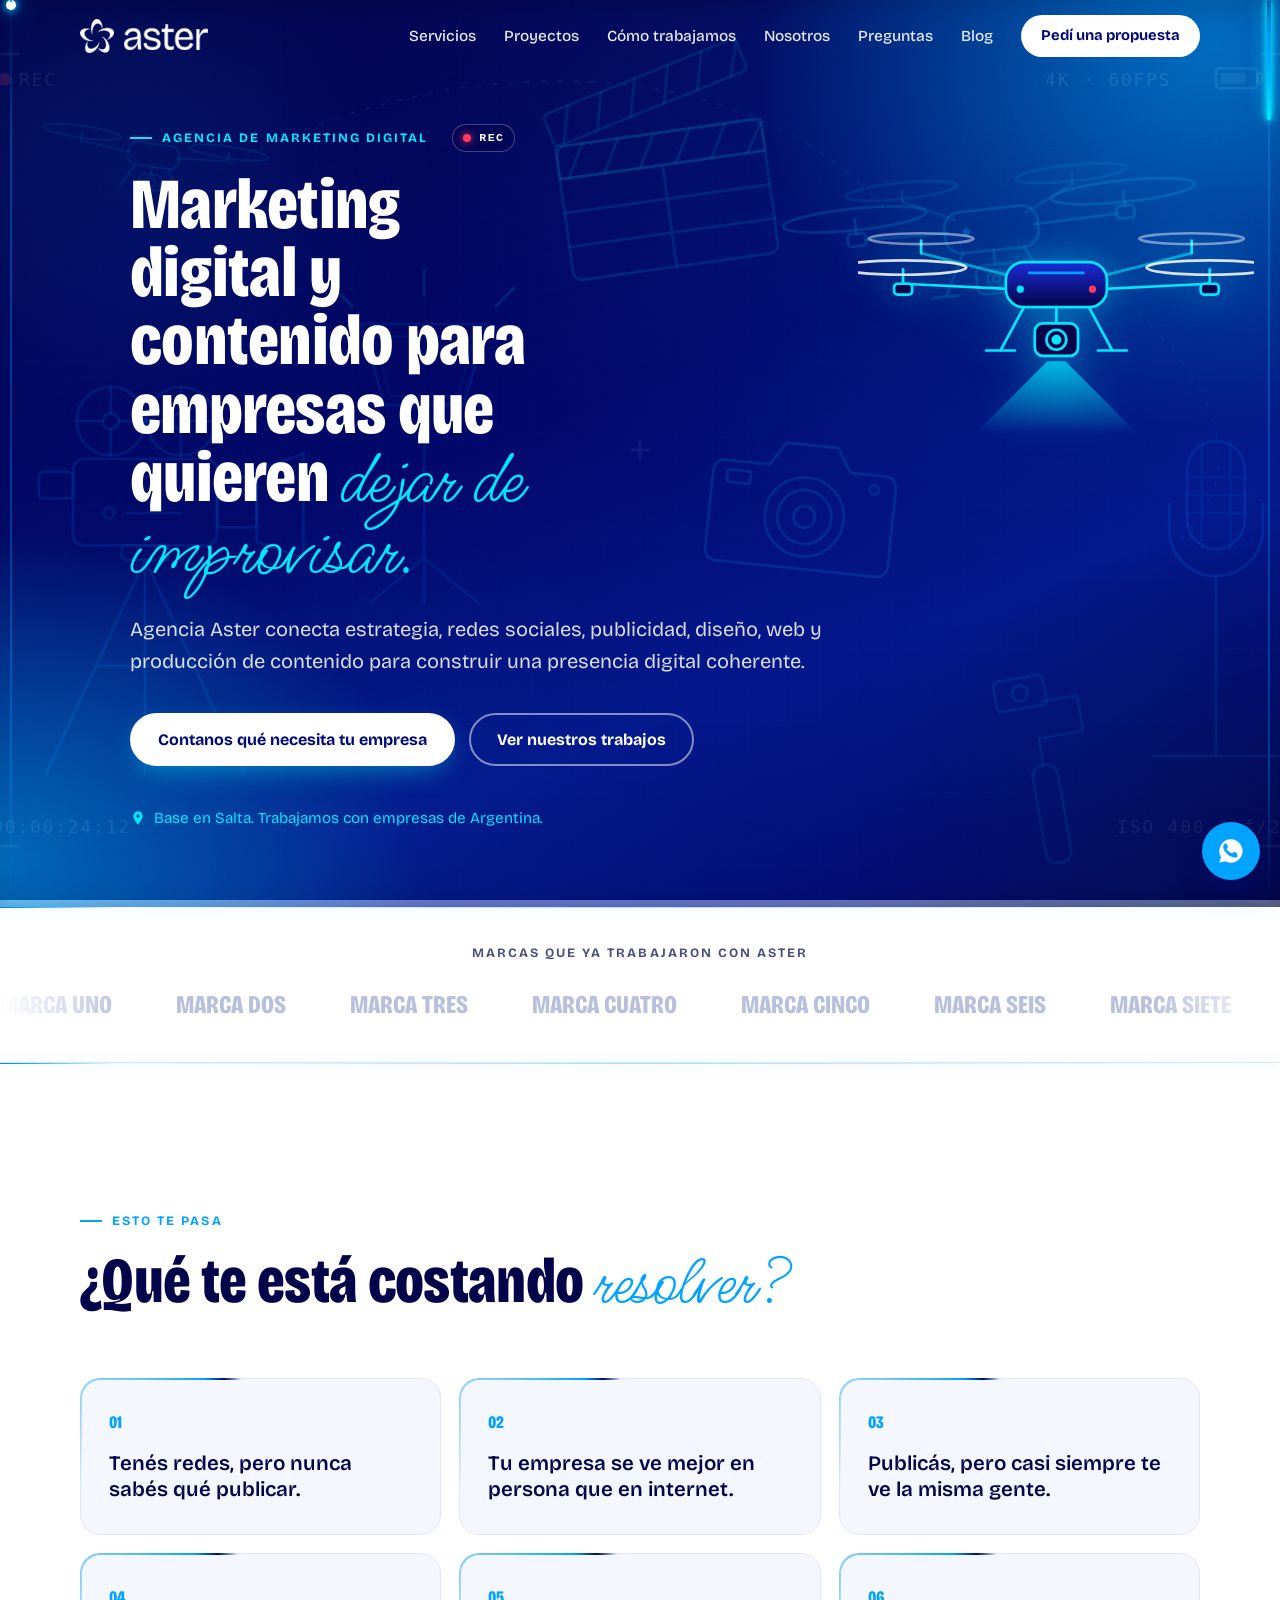
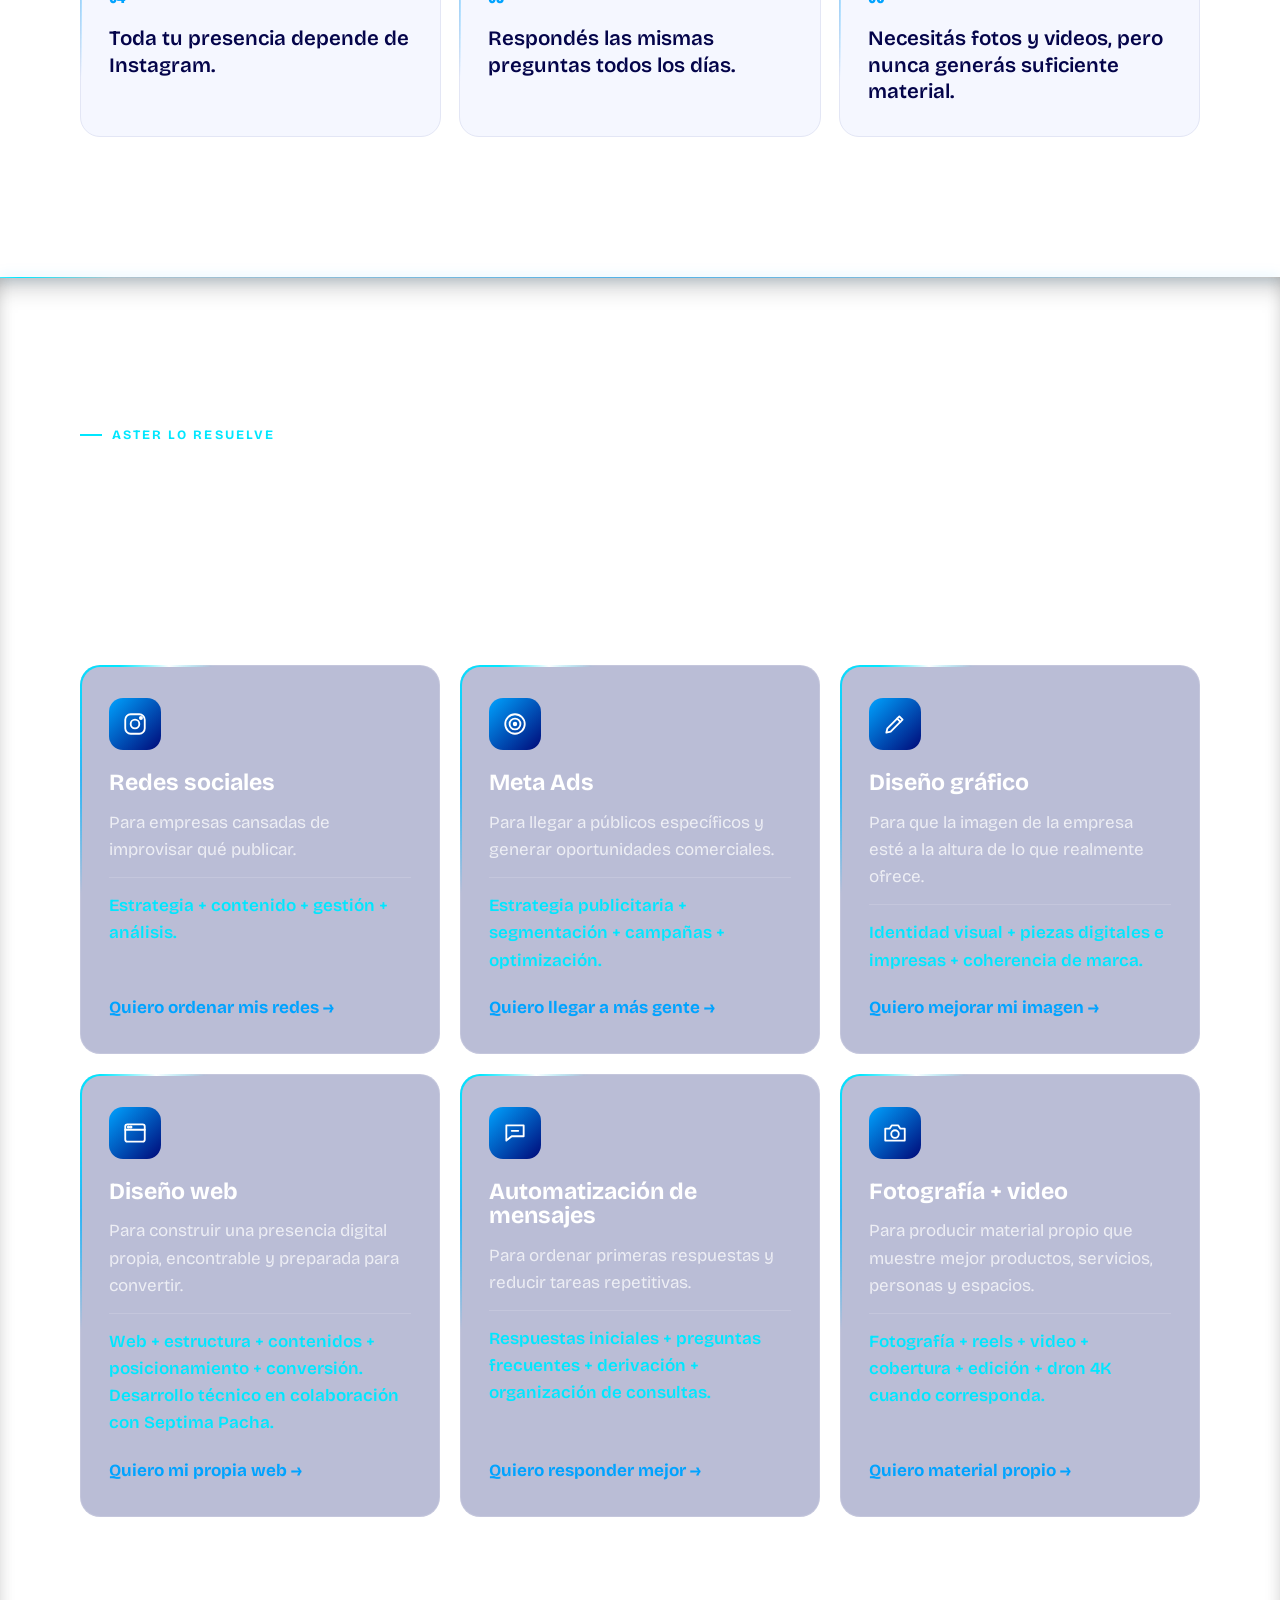
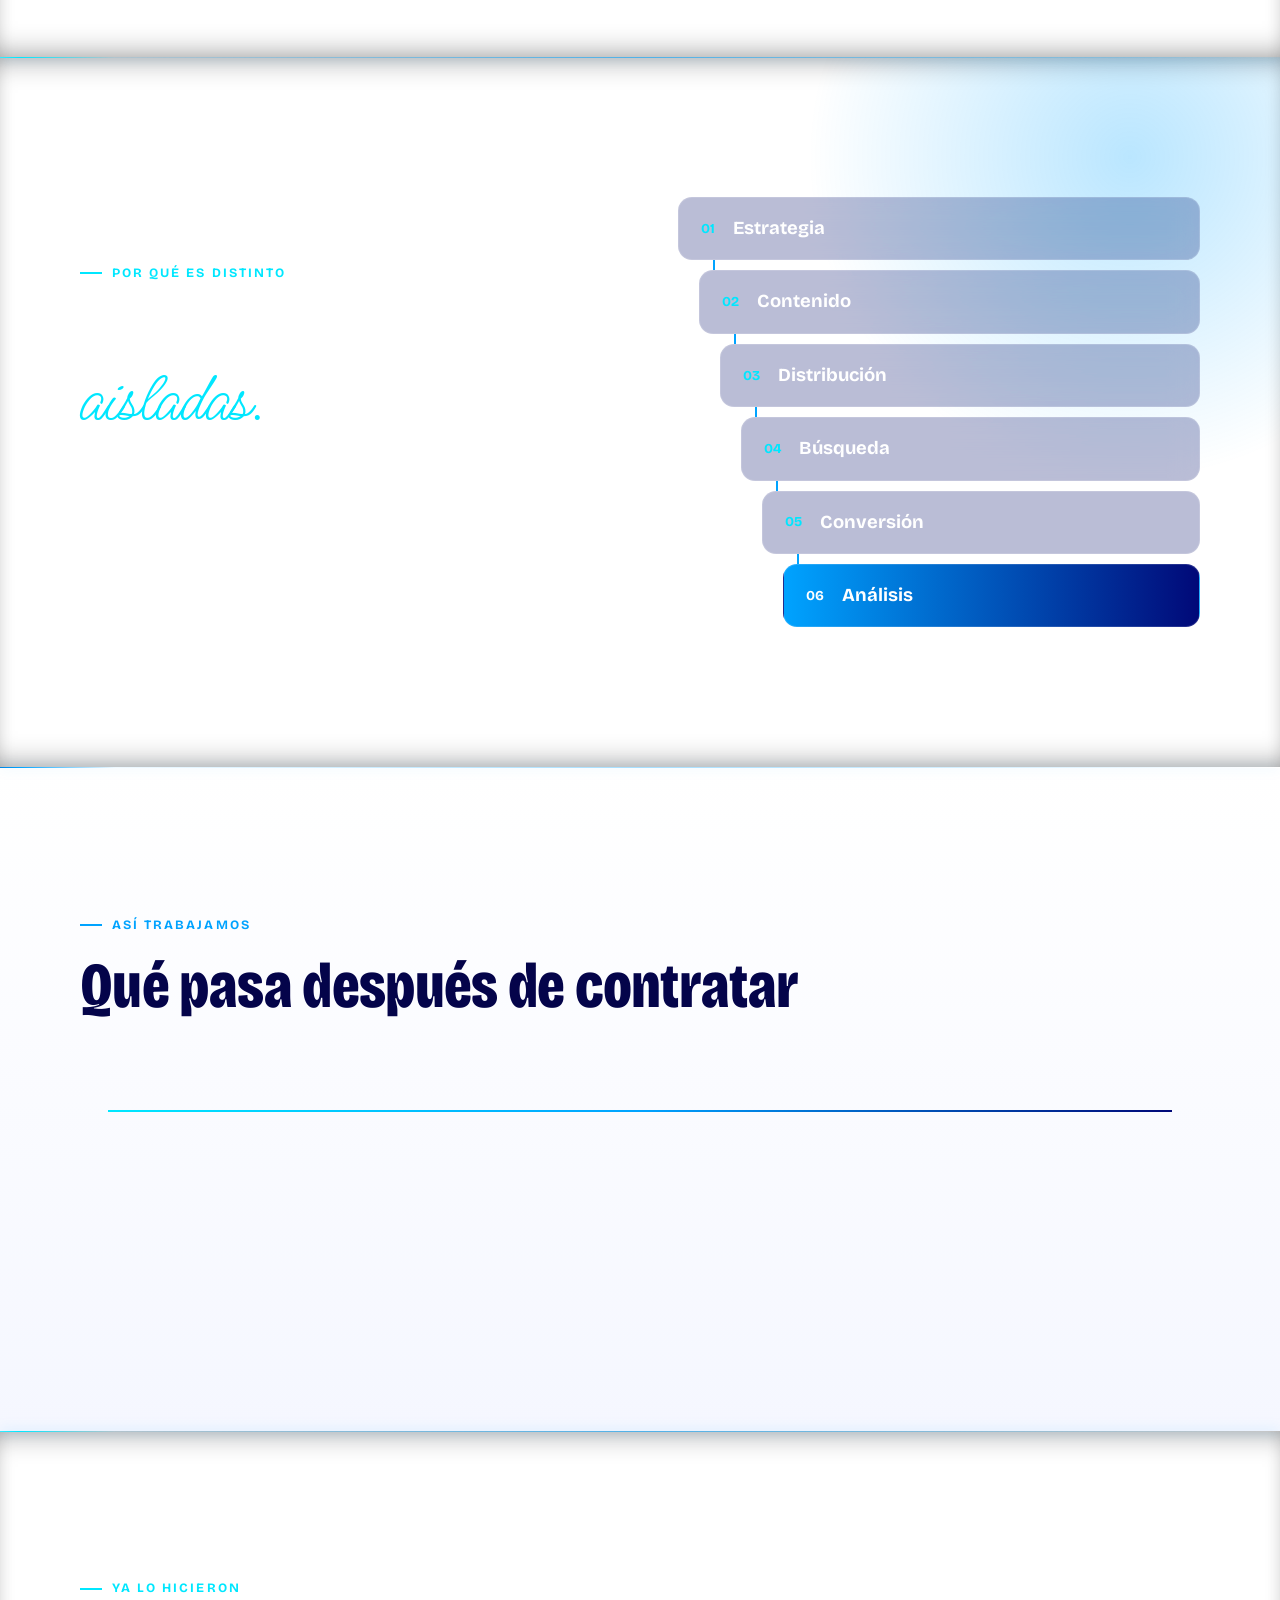
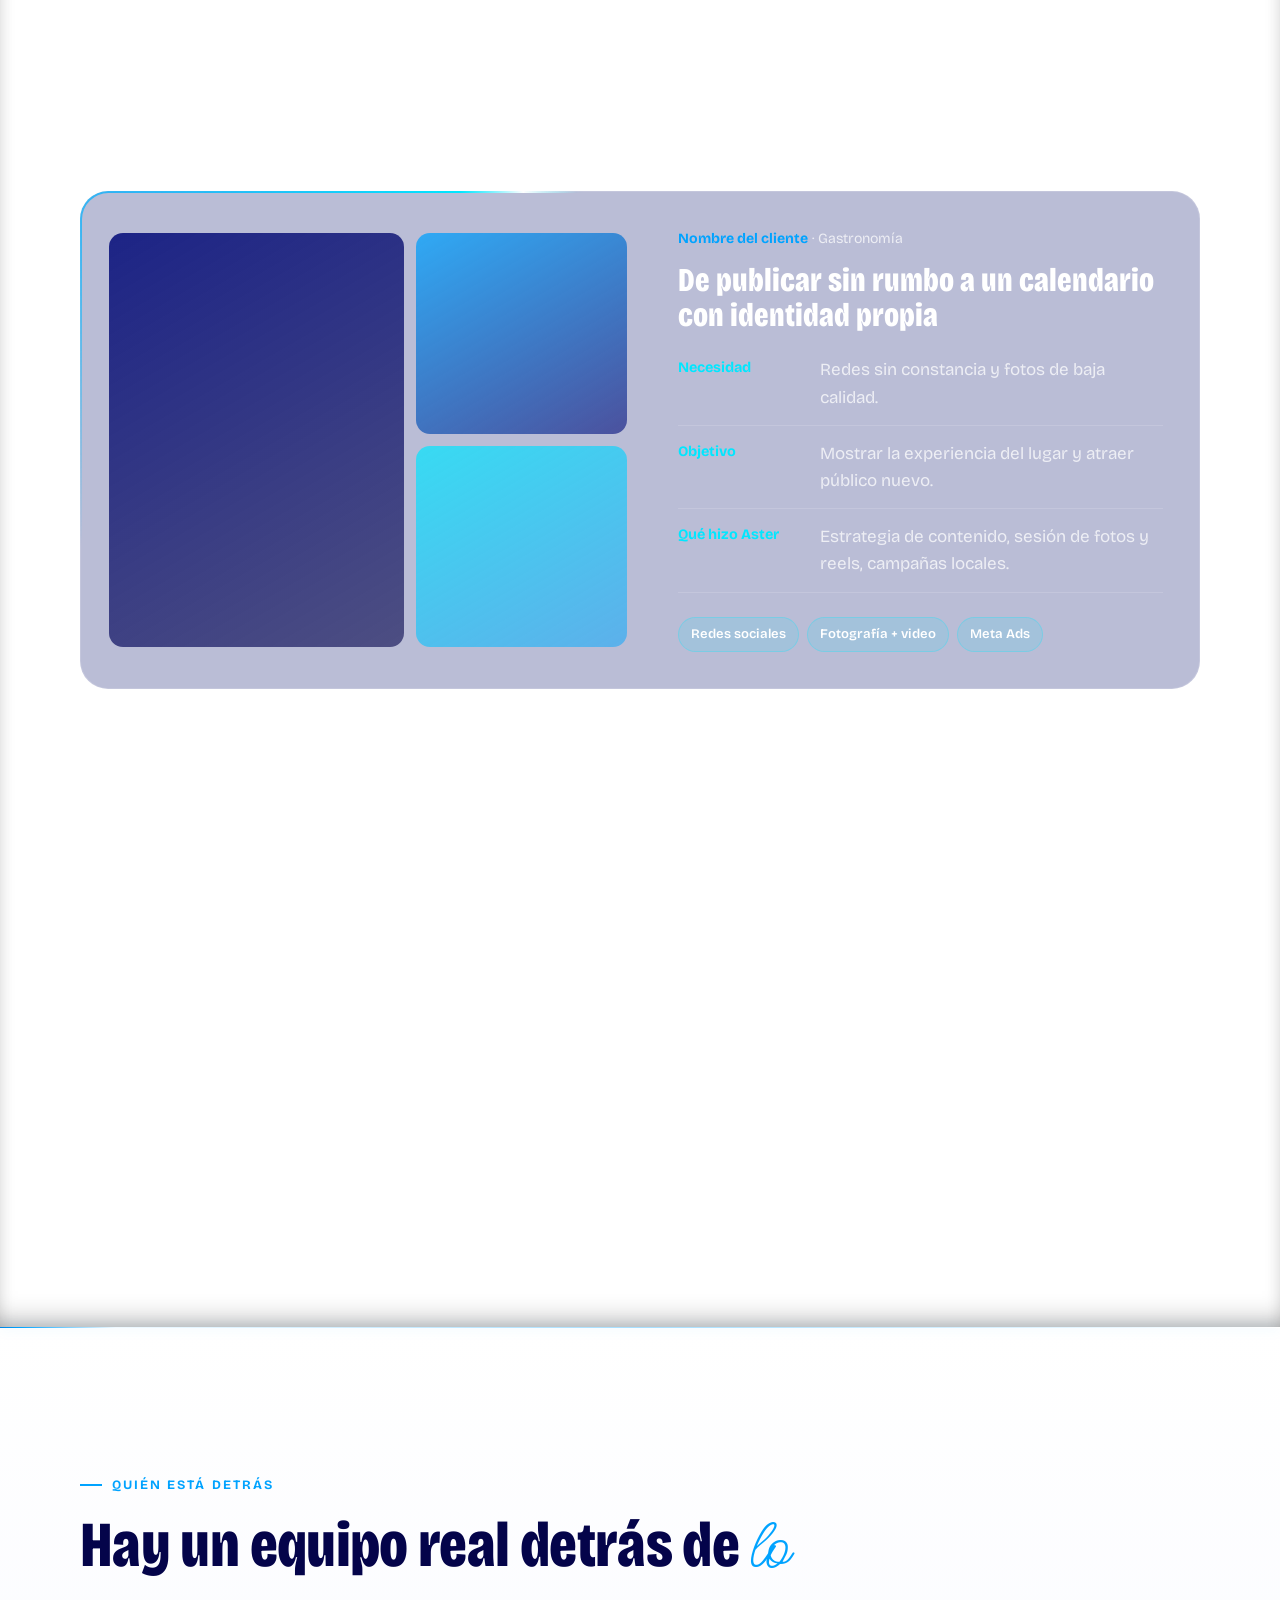
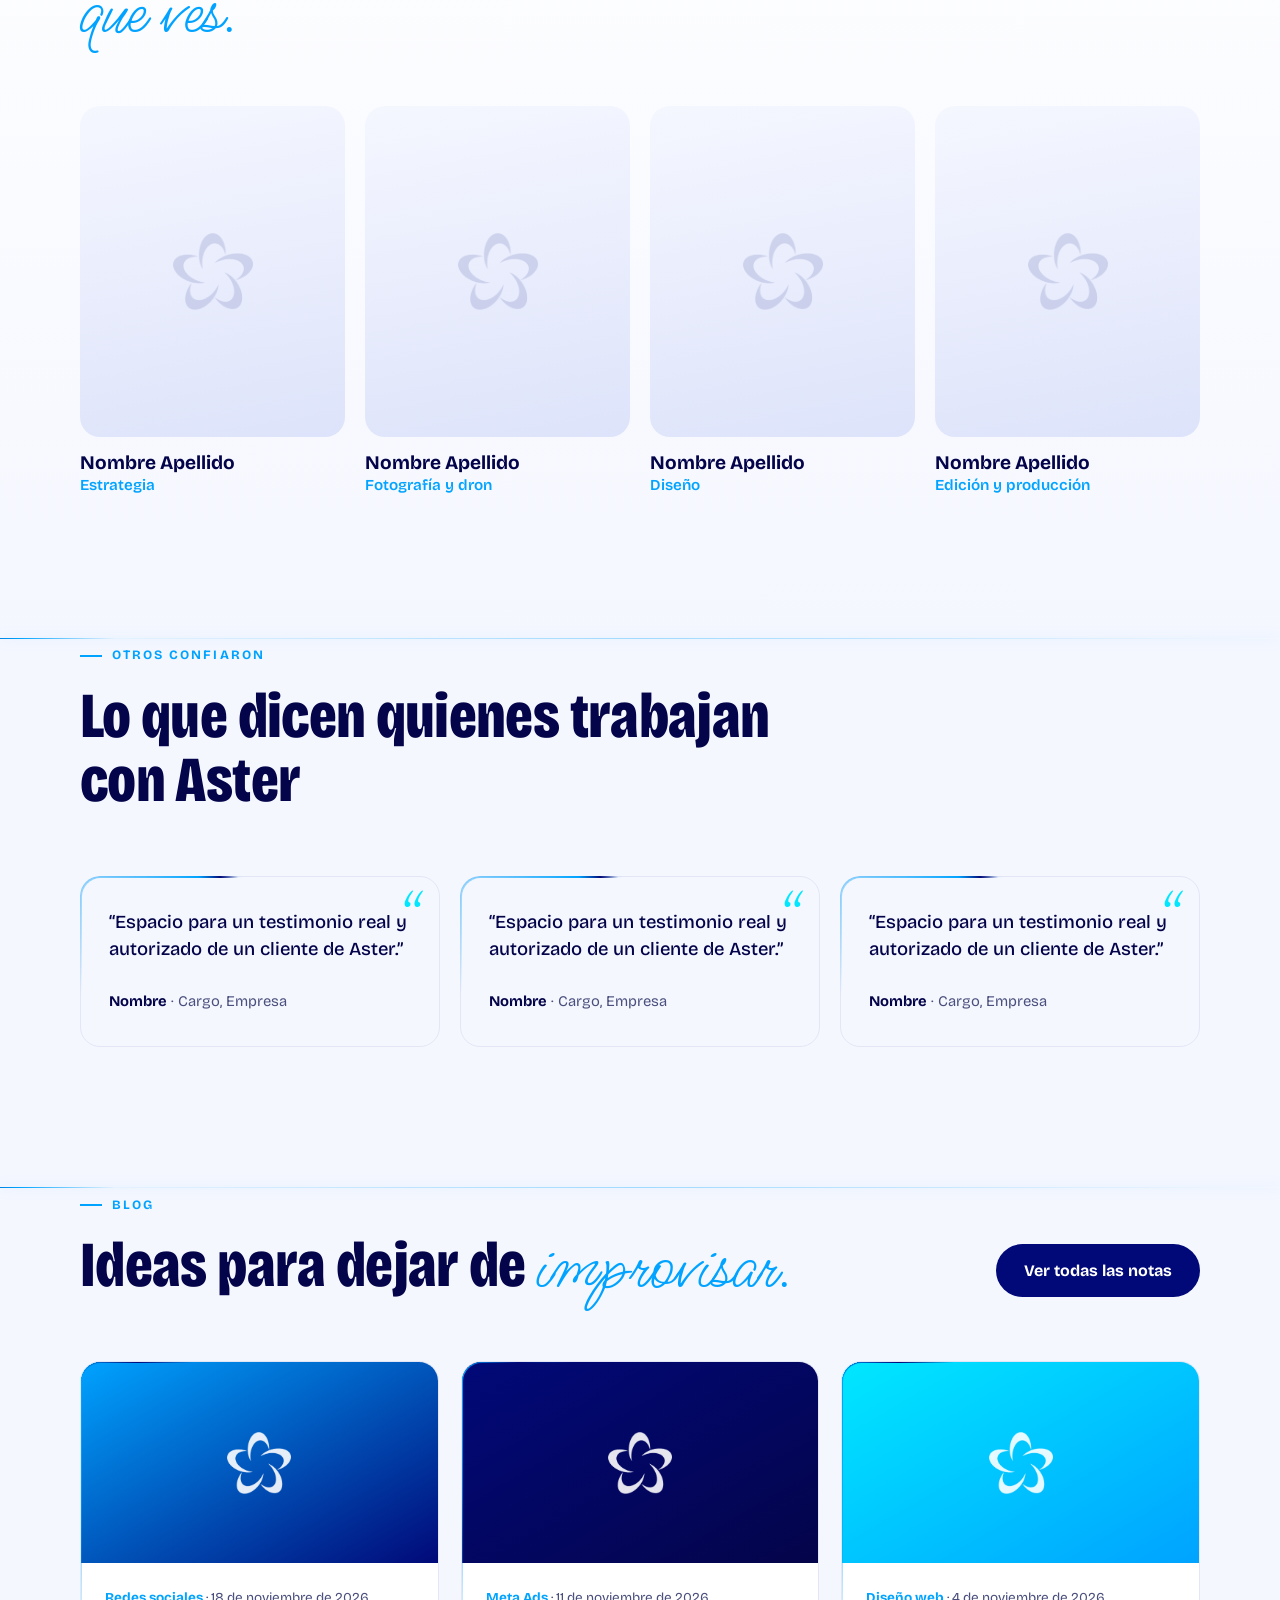
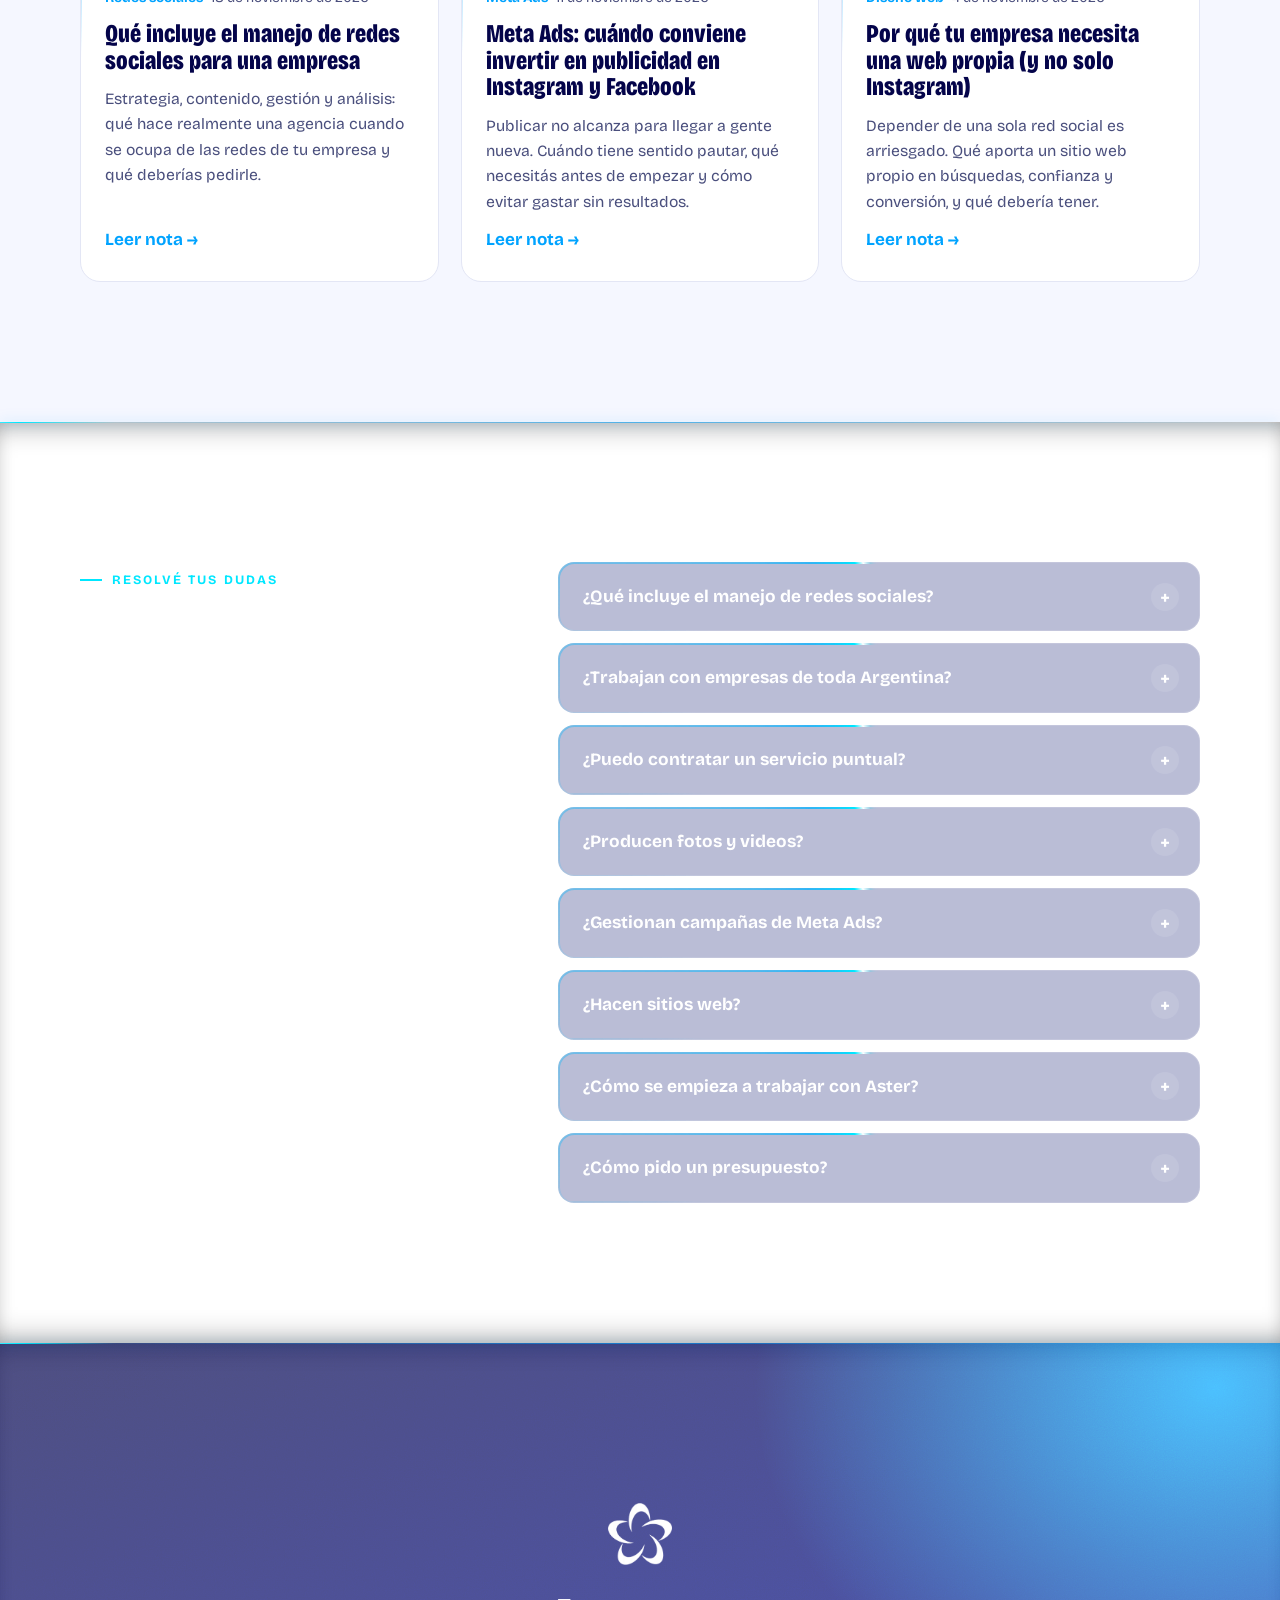
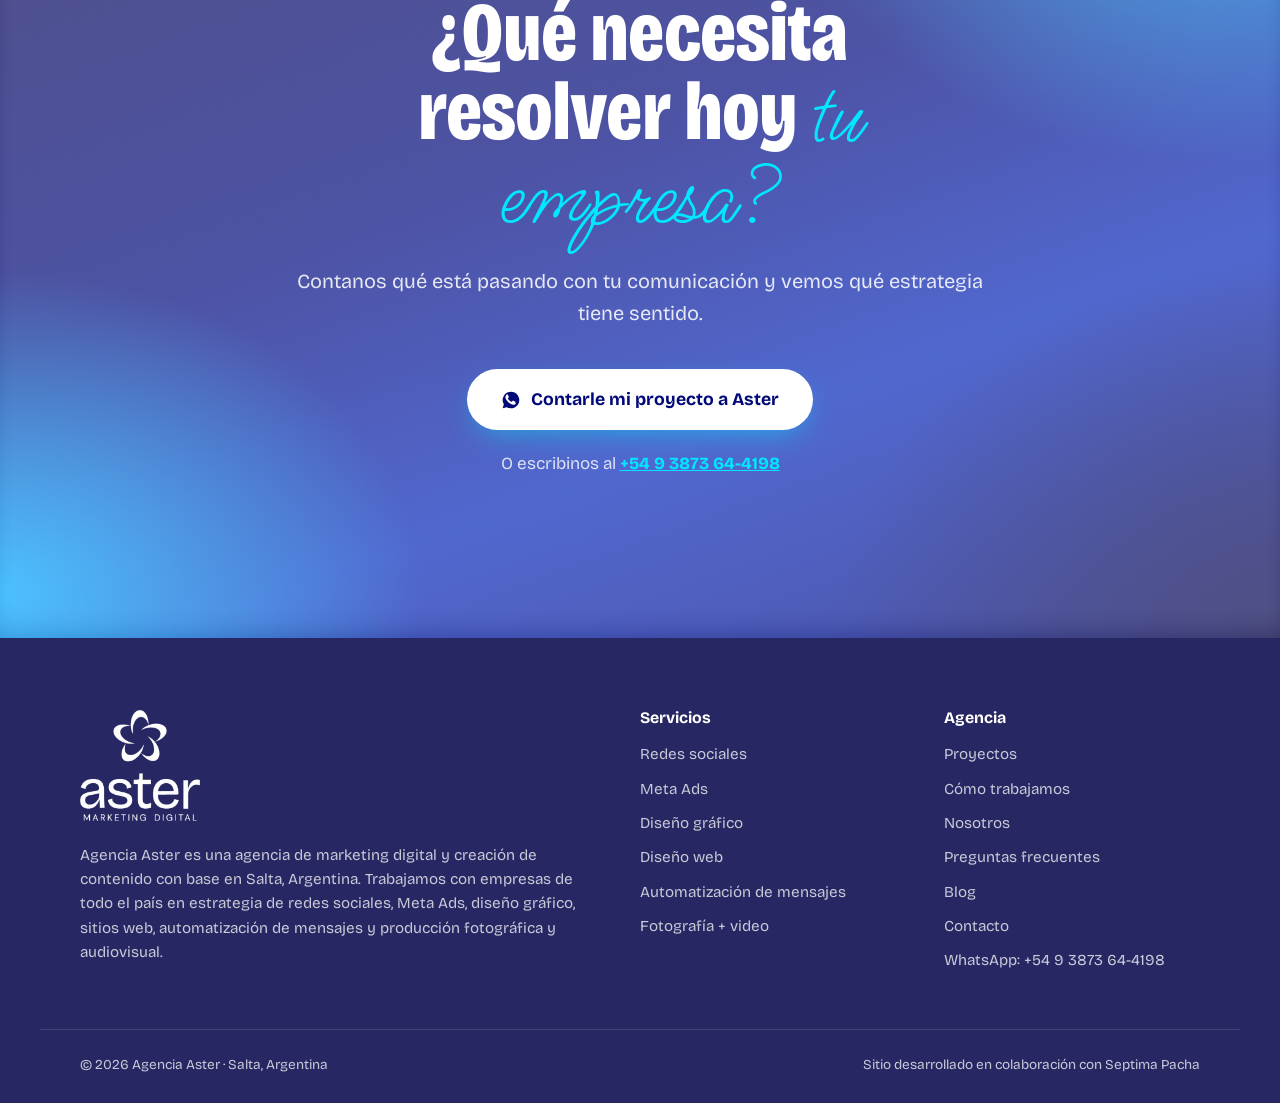
<file: index.html>
<!doctype html>
<html lang="es-AR">
<head>
  <meta charset="utf-8">
  <meta name="viewport" content="width=device-width, initial-scale=1">
  <title>Agencia Aster | Marketing digital y contenido en Salta, Argentina</title>
  <meta name="description" content="Agencia Aster conecta estrategia, redes sociales, Meta Ads, diseño, web, automatización y producción de fotos y video para construir una presencia digital coherente. Base en Salta, trabajamos con empresas de toda Argentina.">
  <meta name="theme-color" content="#04044A">
  <link rel="icon" type="image/png" href="assets/isotipo.png">

  <meta property="og:type" content="website">
  <meta property="og:title" content="Agencia Aster | Marketing digital y contenido">
  <meta property="og:description" content="Marketing digital y contenido para empresas que quieren dejar de improvisar. Base en Salta, Argentina.">
  <meta property="og:image" content="assets/logo-aster.png">
  <meta property="og:locale" content="es_AR">

  <link rel="preconnect" href="https://fonts.googleapis.com">
  <link rel="preconnect" href="https://fonts.gstatic.com" crossorigin>
  <link href="https://fonts.googleapis.com/css2?family=Bricolage+Grotesque:opsz,wdth,wght@12..96,75..100,300..800&family=Ms+Madi&display=swap" rel="stylesheet">
  <link rel="stylesheet" href="styles.css">
  <link rel="stylesheet" href="fusion.css">

  <!-- Datos estructurados (SEO / AEO / GEO) -->
  <script type="application/ld+json">
  {
    "@context": "https://schema.org",
    "@type": "ProfessionalService",
    "name": "Agencia Aster",
    "description": "Agencia de marketing digital y creación de contenido con base en Salta, Argentina. Estrategia de redes sociales, Meta Ads, diseño gráfico, sitios web, automatización de mensajes y producción fotográfica y audiovisual.",
    "address": { "@type": "PostalAddress", "addressLocality": "Salta", "addressRegion": "Salta", "addressCountry": "AR" },
    "telephone": "+54 9 3873 64-4198",
    "url": "https://wa.me/5493873644198",
    "areaServed": { "@type": "Country", "name": "Argentina" },
    "knowsAbout": ["Marketing digital", "Redes sociales", "Meta Ads", "Diseño gráfico", "Diseño web", "Automatización de mensajes", "Fotografía", "Video", "Dron 4K"]
  }
  </script>
</head>
<body>
  <a class="skip" href="#contenido">Saltar al contenido</a>

  <!-- 1. HEADER -->
  <header class="header" id="top">
    <div class="container header__inner">
      <a href="#top" class="brand" aria-label="Agencia Aster, inicio">
        <img src="assets/isotipo.png" alt="" class="brand__mark brand__mark--dark" width="36" height="35">
        <img src="assets/isotipo-white.png" alt="" class="brand__mark brand__mark--light" width="36" height="35">
        <img src="assets/wordmark.png" alt="Aster" class="brand__word brand__word--dark" width="92" height="27">
        <img src="assets/wordmark-white.png" alt="Aster" class="brand__word brand__word--light" width="92" height="27">
      </a>

      <nav class="nav" id="nav" aria-label="Principal">
        <a href="#servicios">Servicios</a>
        <a href="#proyectos">Proyectos</a>
        <a href="#como-trabajamos">Cómo trabajamos</a>
        <a href="#nosotros">Nosotros</a>
        <a href="#preguntas">Preguntas</a>
        <a href="blog/index.html">Blog</a>
        <a href="#contacto" class="btn btn--primary btn--sm nav__cta">Pedí una propuesta</a>
      </nav>

      <button class="menu-toggle" aria-expanded="false" aria-controls="nav" aria-label="Abrir menú">
        <span></span><span></span>
      </button>
    </div>
  </header>

  <main id="contenido">

    <!-- 2. HERO -->
    <section class="hero is-dark" aria-labelledby="hero-title">
      <div class="hero__bg" aria-hidden="true"></div>
      <svg class="hero-drone" viewBox="-220 -90 440 260" aria-hidden="true" fill="none" stroke-linecap="round" stroke-linejoin="round">
        <defs>
          <linearGradient id="dbody" x1="0" y1="0" x2="0" y2="1"><stop offset="0" stop-color="#1A2BD6"/><stop offset="1" stop-color="#04044A"/></linearGradient>
          <linearGradient id="dbeam" x1="0" y1="0" x2="0" y2="1"><stop offset="0" stop-color="#00E7FF" stop-opacity=".7"/><stop offset="1" stop-color="#00E7FF" stop-opacity="0"/></linearGradient>
        </defs>
        <path class="beam" d="M-10 90 L-90 170 H90 L10 90 Z" fill="url(#dbeam)"/>
        <g stroke="#00E7FF" stroke-width="3">
          <path d="M-40 -2 L-150 -30 M40 -2 L150 -30" stroke-opacity=".6"/>
          <path d="M-48 10 L-170 4 M48 10 L170 4"/>
          <path d="M-150 -30 V-44 M150 -30 V-44 M-170 4 V-12 M170 4 V-12" />
          <rect x="-180" y="4" width="20" height="12" rx="4" fill="#04044A"/>
          <rect x="160" y="4" width="20" height="12" rx="4" fill="#04044A"/>
        </g>
        <g stroke="#FFFFFF" stroke-width="3" stroke-opacity=".85">
          <ellipse class="prop" cx="-150" cy="-46" rx="58" ry="6" stroke-opacity=".45"/>
          <ellipse class="prop" cx="150" cy="-46" rx="58" ry="6" stroke-opacity=".45"/>
          <ellipse class="prop" cx="-170" cy="-14" rx="70" ry="8"/>
          <ellipse class="prop" cx="170" cy="-14" rx="70" ry="8"/>
        </g>
        <rect x="-56" y="-20" width="112" height="50" rx="20" fill="url(#dbody)" stroke="#00E7FF" stroke-width="3"/>
        <path d="M-30 -8 H30" stroke="#00A3FF" stroke-width="3"/>
        <circle class="led-dot" cx="-40" cy="10" r="4" fill="#00E7FF"/>
        <circle class="led-dot" cx="40" cy="10" r="4" fill="#FF3B5C"/>
        <g stroke="#00E7FF" stroke-width="3">
          <path d="M-36 30 L-62 78 M36 30 L62 78 M-78 78 H-46 M46 78 H78"/>
          <path d="M0 30 V48"/>
          <rect x="-24" y="48" width="48" height="36" rx="9" fill="#04044A"/>
          <circle cx="0" cy="66" r="11"/>
          <circle cx="0" cy="66" r="4" fill="#00E7FF"/>
        </g>
      </svg>
      <div class="container hero__inner">
        <p class="eyebrow eyebrow--light">Agencia de marketing digital <span class="rec">REC</span></p>
        <h1 id="hero-title" class="display">
          Marketing digital y contenido para empresas que quieren
          <span class="script">dejar de improvisar.</span>
        </h1>
        <p class="hero__lead">
          Agencia Aster conecta estrategia, redes sociales, publicidad, diseño, web y producción de contenido
          para construir una presencia digital coherente.
        </p>
        <div class="hero__actions">
          <a href="#contacto" class="btn btn--light">Contanos qué necesita tu empresa</a>
          <a href="#proyectos" class="btn btn--ghost">Ver nuestros trabajos</a>
        </div>
        <p class="hero__geo">
          <svg width="16" height="16" viewBox="0 0 24 24" aria-hidden="true"><path fill="currentColor" d="M12 2a7 7 0 0 0-7 7c0 5.2 7 13 7 13s7-7.8 7-13a7 7 0 0 0-7-7Zm0 9.5A2.5 2.5 0 1 1 12 6.5a2.5 2.5 0 0 1 0 5Z"/></svg>
          Base en Salta. Trabajamos con empresas de Argentina.
        </p>
      </div>
    </section>

    <!-- 3. PRUEBA RÁPIDA DE CONFIANZA -->
    <section class="trust" aria-label="Marcas que confiaron en Aster">
      <div class="container">
        <p class="trust__label">Marcas que ya trabajaron con Aster</p>
      </div>
      <div class="marquee">
        <!-- Reemplazar por logos reales (img con alt = nombre de la marca) -->
        <ul class="marquee__track">
          <li>Marca uno</li><li>Marca dos</li><li>Marca tres</li><li>Marca cuatro</li>
          <li>Marca cinco</li><li>Marca seis</li><li>Marca siete</li><li>Marca ocho</li>
        </ul>
        <ul class="marquee__track" aria-hidden="true">
          <li>Marca uno</li><li>Marca dos</li><li>Marca tres</li><li>Marca cuatro</li>
          <li>Marca cinco</li><li>Marca seis</li><li>Marca siete</li><li>Marca ocho</li>
        </ul>
      </div>
    </section>

    <!-- 4. DOLORES -->
    <section class="section pains" id="dolores" aria-labelledby="pains-title">
      <div class="container">
        <header class="section__head">
          <p class="eyebrow">Esto te pasa</p>
          <h2 id="pains-title" class="h2">¿Qué te está costando <span class="script">resolver?</span></h2>
        </header>
        <ul class="pains__grid">
          <li class="pain reveal"><span class="pain__n">01</span><p>Tenés redes, pero nunca sabés qué publicar.</p></li>
          <li class="pain reveal"><span class="pain__n">02</span><p>Tu empresa se ve mejor en persona que en internet.</p></li>
          <li class="pain reveal"><span class="pain__n">03</span><p>Publicás, pero casi siempre te ve la misma gente.</p></li>
          <li class="pain reveal"><span class="pain__n">04</span><p>Toda tu presencia depende de Instagram.</p></li>
          <li class="pain reveal"><span class="pain__n">05</span><p>Respondés las mismas preguntas todos los días.</p></li>
          <li class="pain reveal"><span class="pain__n">06</span><p>Necesitás fotos y videos, pero nunca generás suficiente material.</p></li>
        </ul>
      </div>
    </section>

    <!-- 5. SERVICIOS -->
    <section class="section services is-dark" id="servicios" aria-labelledby="services-title">
      <div class="container">
        <header class="section__head">
          <p class="eyebrow">Aster lo resuelve</p>
          <h2 id="services-title" class="h2">Qué te resuelve Agencia Aster</h2>
          <p class="section__lead">Seis áreas que trabajan juntas. Cada una parte de un problema concreto y termina en un resultado.</p>
        </header>

        <div class="services__grid">
          <article class="service reveal" id="redes-sociales">
            <div class="service__icon" aria-hidden="true">
              <svg viewBox="0 0 24 24"><rect x="3" y="3" width="18" height="18" rx="5"/><circle cx="12" cy="12" r="4"/><circle cx="17.5" cy="6.5" r="1" fill="currentColor"/></svg>
            </div>
            <h3>Redes sociales</h3>
            <p class="service__pain">Para empresas cansadas de improvisar qué publicar.</p>
            <p class="service__offer">Estrategia + contenido + gestión + análisis.</p>
            <a href="#contacto" class="service__link" data-service="Redes sociales">Quiero ordenar mis redes <span aria-hidden="true">→</span></a>
          </article>

          <article class="service reveal" id="meta-ads">
            <div class="service__icon" aria-hidden="true">
              <svg viewBox="0 0 24 24"><circle cx="12" cy="12" r="9"/><circle cx="12" cy="12" r="5"/><circle cx="12" cy="12" r="1.2" fill="currentColor"/></svg>
            </div>
            <h3>Meta Ads</h3>
            <p class="service__pain">Para llegar a públicos específicos y generar oportunidades comerciales.</p>
            <p class="service__offer">Estrategia publicitaria + segmentación + campañas + optimización.</p>
            <a href="#contacto" class="service__link" data-service="Meta Ads">Quiero llegar a más gente <span aria-hidden="true">→</span></a>
          </article>

          <article class="service reveal" id="diseno-grafico">
            <div class="service__icon" aria-hidden="true">
              <svg viewBox="0 0 24 24"><path d="M4 20l4-1 11-11-3-3L5 16l-1 4Z"/><path d="M14 7l3 3"/></svg>
            </div>
            <h3>Diseño gráfico</h3>
            <p class="service__pain">Para que la imagen de la empresa esté a la altura de lo que realmente ofrece.</p>
            <p class="service__offer">Identidad visual + piezas digitales e impresas + coherencia de marca.</p>
            <a href="#contacto" class="service__link" data-service="Diseño gráfico">Quiero mejorar mi imagen <span aria-hidden="true">→</span></a>
          </article>

          <article class="service reveal" id="diseno-web">
            <div class="service__icon" aria-hidden="true">
              <svg viewBox="0 0 24 24"><rect x="3" y="4" width="18" height="16" rx="2"/><path d="M3 9h18"/><circle cx="6" cy="6.5" r=".6" fill="currentColor"/><circle cx="8.2" cy="6.5" r=".6" fill="currentColor"/></svg>
            </div>
            <h3>Diseño web</h3>
            <p class="service__pain">Para construir una presencia digital propia, encontrable y preparada para convertir.</p>
            <p class="service__offer">Web + estructura + contenidos + posicionamiento + conversión. Desarrollo técnico en colaboración con Septima Pacha.</p>
            <a href="#contacto" class="service__link" data-service="Diseño web">Quiero mi propia web <span aria-hidden="true">→</span></a>
          </article>

          <article class="service reveal" id="automatizaciones">
            <div class="service__icon" aria-hidden="true">
              <svg viewBox="0 0 24 24"><path d="M4 5h16v10H9l-5 4V5Z"/><path d="M9 10h6"/></svg>
            </div>
            <h3>Automatización de mensajes</h3>
            <p class="service__pain">Para ordenar primeras respuestas y reducir tareas repetitivas.</p>
            <p class="service__offer">Respuestas iniciales + preguntas frecuentes + derivación + organización de consultas.</p>
            <a href="#contacto" class="service__link" data-service="Automatización de mensajes">Quiero responder mejor <span aria-hidden="true">→</span></a>
          </article>

          <article class="service reveal" id="fotografia-video">
            <div class="service__icon" aria-hidden="true">
              <svg viewBox="0 0 24 24"><path d="M3 8h4l2-3h6l2 3h4v11H3V8Z"/><circle cx="12" cy="13" r="3.5"/></svg>
            </div>
            <h3>Fotografía + video</h3>
            <p class="service__pain">Para producir material propio que muestre mejor productos, servicios, personas y espacios.</p>
            <p class="service__offer">Fotografía + reels + video + cobertura + edición + dron 4K cuando corresponda.</p>
            <a href="#contacto" class="service__link" data-service="Fotografía y video">Quiero material propio <span aria-hidden="true">→</span></a>
          </article>
        </div>
      </div>
    </section>

    <!-- 6. DIFERENCIAL -->
    <section class="section ecosystem is-dark" aria-labelledby="eco-title">
      <div class="container ecosystem__inner">
        <div class="ecosystem__copy">
          <p class="eyebrow eyebrow--light">Por qué es distinto</p>
          <h2 id="eco-title" class="h2">No contratás piezas <span class="script">aisladas.</span></h2>
          <p>
            A veces la solución es contenido; otras, pauta; otras, una web. Y muchas veces, una combinación.
            En Aster pensamos tu comunicación como un ecosistema digital donde cada parte empuja a la siguiente.
          </p>
        </div>
        <ol class="flow" aria-label="Ecosistema digital">
          <li><span>Estrategia</span></li>
          <li><span>Contenido</span></li>
          <li><span>Distribución</span></li>
          <li><span>Búsqueda</span></li>
          <li><span>Conversión</span></li>
          <li><span>Análisis</span></li>
        </ol>
      </div>
    </section>

    <!-- 7. CÓMO TRABAJAMOS -->
    <section class="section process" id="como-trabajamos" aria-labelledby="process-title">
      <div class="container">
        <header class="section__head">
          <p class="eyebrow">Así trabajamos</p>
          <h2 id="process-title" class="h2">Qué pasa después de contratar</h2>
        </header>
        <ol class="steps">
          <li class="step reveal">
            <span class="step__n">1</span>
            <h3>Diagnóstico</h3>
            <p>Entendemos tu negocio, tu público y cómo se ve hoy tu presencia digital.</p>
          </li>
          <li class="step reveal">
            <span class="step__n">2</span>
            <h3>Estrategia</h3>
            <p>Definimos objetivos, mensajes, canales y prioridades. Qué hacer y qué no.</p>
          </li>
          <li class="step reveal">
            <span class="step__n">3</span>
            <h3>Producción</h3>
            <p>Diseño, fotos, video y textos pensados para cada canal.</p>
          </li>
          <li class="step reveal">
            <span class="step__n">4</span>
            <h3>Ejecución</h3>
            <p>Publicamos, pautamos y ponemos en marcha web y automatizaciones.</p>
          </li>
          <li class="step reveal">
            <span class="step__n">5</span>
            <h3>Análisis</h3>
            <p>Medimos, revisamos con vos y ajustamos para el próximo ciclo.</p>
          </li>
        </ol>
      </div>
    </section>

    <!-- 8. PROYECTOS -->
    <section class="section projects is-dark" id="proyectos" aria-labelledby="projects-title">
      <div class="container">
        <header class="section__head">
          <p class="eyebrow">Ya lo hicieron</p>
          <h2 id="projects-title" class="h2">Proyectos y casos reales</h2>
          <p class="section__lead">Cada proyecto cuenta qué problema había y qué hicimos para resolverlo.</p>
        </header>

        <!-- Cada .case es un módulo listo para convertirse en /proyectos/nombre-cliente/ -->
        <div class="cases">
          <article class="case reveal">
            <div class="case__media" aria-hidden="true">
              <div class="ph ph--a"></div><div class="ph ph--b"></div><div class="ph ph--c"></div>
            </div>
            <div class="case__body">
              <p class="case__meta"><span>Nombre del cliente</span> · Gastronomía</p>
              <h3>De publicar sin rumbo a un calendario con identidad propia</h3>
              <dl class="case__facts">
                <div><dt>Necesidad</dt><dd>Redes sin constancia y fotos de baja calidad.</dd></div>
                <div><dt>Objetivo</dt><dd>Mostrar la experiencia del lugar y atraer público nuevo.</dd></div>
                <div><dt>Qué hizo Aster</dt><dd>Estrategia de contenido, sesión de fotos y reels, campañas locales.</dd></div>
              </dl>
              <ul class="tags"><li>Redes sociales</li><li>Fotografía + video</li><li>Meta Ads</li></ul>
            </div>
          </article>

          <article class="case reveal">
            <div class="case__media" aria-hidden="true">
              <div class="ph ph--b"></div><div class="ph ph--c"></div><div class="ph ph--a"></div>
            </div>
            <div class="case__body">
              <p class="case__meta"><span>Nombre del cliente</span> · Servicios profesionales</p>
              <h3>Una web propia para dejar de depender de Instagram</h3>
              <dl class="case__facts">
                <div><dt>Necesidad</dt><dd>Toda la presencia vivía en una sola red social.</dd></div>
                <div><dt>Objetivo</dt><dd>Ser encontrables en Google y recibir consultas ordenadas.</dd></div>
                <div><dt>Qué hizo Aster</dt><dd>Identidad visual, sitio web y respuestas automáticas por WhatsApp.</dd></div>
              </dl>
              <ul class="tags"><li>Diseño gráfico</li><li>Diseño web</li><li>Automatización</li></ul>
            </div>
          </article>
        </div>
      </div>
    </section>

    <!-- 9. EQUIPO -->
    <section class="section team" id="nosotros" aria-labelledby="team-title">
      <div class="container">
        <header class="section__head">
          <p class="eyebrow">Quién está detrás</p>
          <h2 id="team-title" class="h2">Hay un equipo real detrás de <span class="script">lo que ves.</span></h2>
        </header>
        <!-- Reemplazar por fotos reales del equipo (evitar imágenes de stock) -->
        <ul class="team__grid">
          <li class="member reveal"><div class="member__photo" aria-hidden="true"></div><h3>Nombre Apellido</h3><p>Estrategia</p></li>
          <li class="member reveal"><div class="member__photo" aria-hidden="true"></div><h3>Nombre Apellido</h3><p>Fotografía y dron</p></li>
          <li class="member reveal"><div class="member__photo" aria-hidden="true"></div><h3>Nombre Apellido</h3><p>Diseño</p></li>
          <li class="member reveal"><div class="member__photo" aria-hidden="true"></div><h3>Nombre Apellido</h3><p>Edición y producción</p></li>
        </ul>
      </div>
    </section>

    <!-- 10. TESTIMONIOS -->
    <section class="section testimonials" aria-labelledby="testimonials-title">
      <div class="container">
        <header class="section__head">
          <p class="eyebrow">Otros confiaron</p>
          <h2 id="testimonials-title" class="h2">Lo que dicen quienes trabajan con Aster</h2>
        </header>
        <!-- Usar únicamente opiniones reales y autorizadas -->
        <div class="quotes">
          <figure class="quote reveal">
            <blockquote>“Espacio para un testimonio real y autorizado de un cliente de Aster.”</blockquote>
            <figcaption><strong>Nombre</strong> · Cargo, Empresa</figcaption>
          </figure>
          <figure class="quote reveal">
            <blockquote>“Espacio para un testimonio real y autorizado de un cliente de Aster.”</blockquote>
            <figcaption><strong>Nombre</strong> · Cargo, Empresa</figcaption>
          </figure>
          <figure class="quote reveal">
            <blockquote>“Espacio para un testimonio real y autorizado de un cliente de Aster.”</blockquote>
            <figcaption><strong>Nombre</strong> · Cargo, Empresa</figcaption>
          </figure>
        </div>
      </div>
    </section>

    <!-- BLOG (recursos) -->
    <section class="section blog-teaser" id="blog" aria-labelledby="blog-title">
      <div class="container">
        <header class="section__head section__head--row">
          <div>
            <p class="eyebrow">Blog</p>
            <h2 id="blog-title" class="h2">Ideas para dejar de <span class="script">improvisar.</span></h2>
          </div>
          <a href="blog/index.html" class="btn btn--primary">Ver todas las notas</a>
        </header>
        <div class="posts">
          <article class="post-card reveal">
            <a href="blog/que-incluye-el-manejo-de-redes-sociales/index.html" class="post-card__link">
              <div class="post-card__media ph ph--b" aria-hidden="true"><img src="assets/isotipo-white.png" alt=""></div>
              <div class="post-card__body">
                <p class="post-card__meta"><span>Redes sociales</span> · <time datetime="2026-11-18">18 de noviembre de 2026</time></p>
                <h3>Qué incluye el manejo de redes sociales para una empresa</h3>
                <p>Estrategia, contenido, gestión y análisis: qué hace realmente una agencia cuando se ocupa de las redes de tu empresa y qué deberías pedirle.</p>
                <span class="post-card__more">Leer nota <span aria-hidden="true">→</span></span>
              </div>
            </a>
          </article>
          <article class="post-card reveal">
            <a href="blog/meta-ads-cuando-conviene-invertir-en-publicidad/index.html" class="post-card__link">
              <div class="post-card__media ph ph--a" aria-hidden="true"><img src="assets/isotipo-white.png" alt=""></div>
              <div class="post-card__body">
                <p class="post-card__meta"><span>Meta Ads</span> · <time datetime="2026-11-11">11 de noviembre de 2026</time></p>
                <h3>Meta Ads: cuándo conviene invertir en publicidad en Instagram y Facebook</h3>
                <p>Publicar no alcanza para llegar a gente nueva. Cuándo tiene sentido pautar, qué necesitás antes de empezar y cómo evitar gastar sin resultados.</p>
                <span class="post-card__more">Leer nota <span aria-hidden="true">→</span></span>
              </div>
            </a>
          </article>
          <article class="post-card reveal">
            <a href="blog/por-que-tu-empresa-necesita-una-web-propia/index.html" class="post-card__link">
              <div class="post-card__media ph ph--c" aria-hidden="true"><img src="assets/isotipo-white.png" alt=""></div>
              <div class="post-card__body">
                <p class="post-card__meta"><span>Diseño web</span> · <time datetime="2026-11-04">4 de noviembre de 2026</time></p>
                <h3>Por qué tu empresa necesita una web propia (y no solo Instagram)</h3>
                <p>Depender de una sola red social es arriesgado. Qué aporta un sitio web propio en búsquedas, confianza y conversión, y qué debería tener.</p>
                <span class="post-card__more">Leer nota <span aria-hidden="true">→</span></span>
              </div>
            </a>
          </article>
        </div>
      </div>
    </section>

    <!-- 11. PREGUNTAS FRECUENTES -->
    <section class="section faq is-dark" id="preguntas" aria-labelledby="faq-title">
      <div class="container faq__inner">
        <header class="section__head">
          <p class="eyebrow">Resolvé tus dudas</p>
          <h2 id="faq-title" class="h2">Preguntas frecuentes</h2>
        </header>
        <div class="faq__list">
          <details>
            <summary>¿Qué incluye el manejo de redes sociales?</summary>
            <p>Incluye estrategia, planificación de contenidos, diseño de piezas, redacción, publicación, gestión de la cuenta y un análisis periódico de resultados para ajustar lo que haga falta.</p>
          </details>
          <details>
            <summary>¿Trabajan con empresas de toda Argentina?</summary>
            <p>Sí. Nuestra base está en Salta y trabajamos con empresas de todo el país. La producción fotográfica y audiovisual presencial se coordina según la ubicación de cada proyecto.</p>
          </details>
          <details>
            <summary>¿Puedo contratar un servicio puntual?</summary>
            <p>Sí. Podés contratar un servicio específico, como una sesión de fotos, una campaña de Meta Ads o un sitio web, o combinarlos según lo que necesite tu empresa.</p>
          </details>
          <details>
            <summary>¿Producen fotos y videos?</summary>
            <p>Sí. Hacemos fotografía, reels, video institucional, coberturas y edición, con tomas de dron 4K cuando el proyecto lo requiere.</p>
          </details>
          <details>
            <summary>¿Gestionan campañas de Meta Ads?</summary>
            <p>Sí. Diseñamos la estrategia publicitaria, definimos la segmentación, creamos y optimizamos campañas en Facebook e Instagram.</p>
          </details>
          <details>
            <summary>¿Hacen sitios web?</summary>
            <p>Sí. Diseñamos la estructura, los contenidos y el posicionamiento del sitio, y el desarrollo técnico se realiza en colaboración con Septima Pacha.</p>
          </details>
          <details>
            <summary>¿Cómo se empieza a trabajar con Aster?</summary>
            <p>Empezamos con una conversación para entender tu negocio y un diagnóstico de tu presencia digital. A partir de ahí te proponemos una estrategia y un plan de trabajo.</p>
          </details>
          <details>
            <summary>¿Cómo pido un presupuesto?</summary>
            <p>Escribinos por WhatsApp contándonos qué necesita tu empresa. Con esa información armamos una propuesta a medida.</p>
          </details>
        </div>
      </div>
    </section>

    <!-- 12. CTA FINAL + CONTACTO -->
    <section class="cta is-dark" id="contacto" aria-labelledby="cta-title">
      <div class="hero__bg" aria-hidden="true"></div>
      <div class="container cta__inner">
        <img src="assets/isotipo-white.png" alt="" class="cta__mark" width="72" height="70">
        <h2 id="cta-title" class="display display--md">¿Qué necesita resolver hoy <span class="script">tu empresa?</span></h2>
        <p class="hero__lead">Contanos qué está pasando con tu comunicación y vemos qué estrategia tiene sentido.</p>
        <a href="#" class="btn btn--light btn--lg js-whatsapp">
          <svg width="20" height="20" viewBox="0 0 24 24" aria-hidden="true"><path fill="currentColor" d="M12 2a10 10 0 0 0-8.6 15.1L2 22l5-1.3A10 10 0 1 0 12 2Zm5.8 14.2c-.2.7-1.4 1.3-2 1.4-.5 0-1.2.1-3.8-.9-3.2-1.3-5.2-4.6-5.4-4.8-.2-.2-1.3-1.7-1.3-3.3s.8-2.3 1.1-2.7c.3-.3.6-.4.8-.4h.6c.2 0 .4 0 .6.5l.9 2.1c.1.2.1.4 0 .6l-.4.6-.4.5c-.1.1-.3.3-.1.6.2.3.8 1.3 1.7 2.1 1.2 1 2.2 1.4 2.5 1.5.3.2.5.1.6-.1l.9-1c.2-.3.4-.2.6-.1l2 1c.3.1.5.2.5.3.1.2.1.7-.1 1.3Z"/></svg>
          Contarle mi proyecto a Aster
        </a>
        <p class="cta__phone">O escribinos al <a href="#" class="js-whatsapp">+54 9 3873 64-4198</a></p>
      </div>
    </section>
  </main>

  <!-- 13. FOOTER SEMÁNTICO -->
  <footer class="footer">
    <div class="container footer__inner">
      <div class="footer__about">
        <img src="assets/logo-aster-white.png" alt="Aster Marketing Digital" width="140" height="130">
        <p>
          Agencia Aster es una agencia de marketing digital y creación de contenido con base en Salta, Argentina.
          Trabajamos con empresas de todo el país en estrategia de redes sociales, Meta Ads, diseño gráfico,
          sitios web, automatización de mensajes y producción fotográfica y audiovisual.
        </p>
      </div>
      <nav class="footer__nav" aria-label="Servicios">
        <h3>Servicios</h3>
        <a href="#redes-sociales">Redes sociales</a>
        <a href="#meta-ads">Meta Ads</a>
        <a href="#diseno-grafico">Diseño gráfico</a>
        <a href="#diseno-web">Diseño web</a>
        <a href="#automatizaciones">Automatización de mensajes</a>
        <a href="#fotografia-video">Fotografía + video</a>
      </nav>
      <nav class="footer__nav" aria-label="Agencia">
        <h3>Agencia</h3>
        <a href="#proyectos">Proyectos</a>
        <a href="#como-trabajamos">Cómo trabajamos</a>
        <a href="#nosotros">Nosotros</a>
        <a href="#preguntas">Preguntas frecuentes</a>
        <a href="blog/index.html">Blog</a>
        <a href="#contacto">Contacto</a>
        <a href="#" class="js-whatsapp">WhatsApp: +54 9 3873 64-4198</a>
      </nav>
    </div>
    <div class="container footer__bottom">
      <p>© <span id="year">2026</span> Agencia Aster · Salta, Argentina</p>
      <p>Sitio desarrollado en colaboración con Septima Pacha</p>
    </div>
  </footer>

  <!-- Acceso constante a WhatsApp (sobre todo en mobile) -->
  <a href="#" class="wa-float js-whatsapp" aria-label="Escribinos por WhatsApp">
    <svg width="28" height="28" viewBox="0 0 24 24" aria-hidden="true"><path fill="currentColor" d="M12 2a10 10 0 0 0-8.6 15.1L2 22l5-1.3A10 10 0 1 0 12 2Zm5.8 14.2c-.2.7-1.4 1.3-2 1.4-.5 0-1.2.1-3.8-.9-3.2-1.3-5.2-4.6-5.4-4.8-.2-.2-1.3-1.7-1.3-3.3s.8-2.3 1.1-2.7c.3-.3.6-.4.8-.4h.6c.2 0 .4 0 .6.5l.9 2.1c.1.2.1.4 0 .6l-.4.6-.4.5c-.1.1-.3.3-.1.6.2.3.8 1.3 1.7 2.1 1.2 1 2.2 1.4 2.5 1.5.3.2.5.1.6-.1l.9-1c.2-.3.4-.2.6-.1l2 1c.3.1.5.2.5.3.1.2.1.7-.1 1.3Z"/></svg>
  </a>

  <script src="main.js" defer></script>
  <script src="fx.js" defer></script>
</body>
</html>
</file>
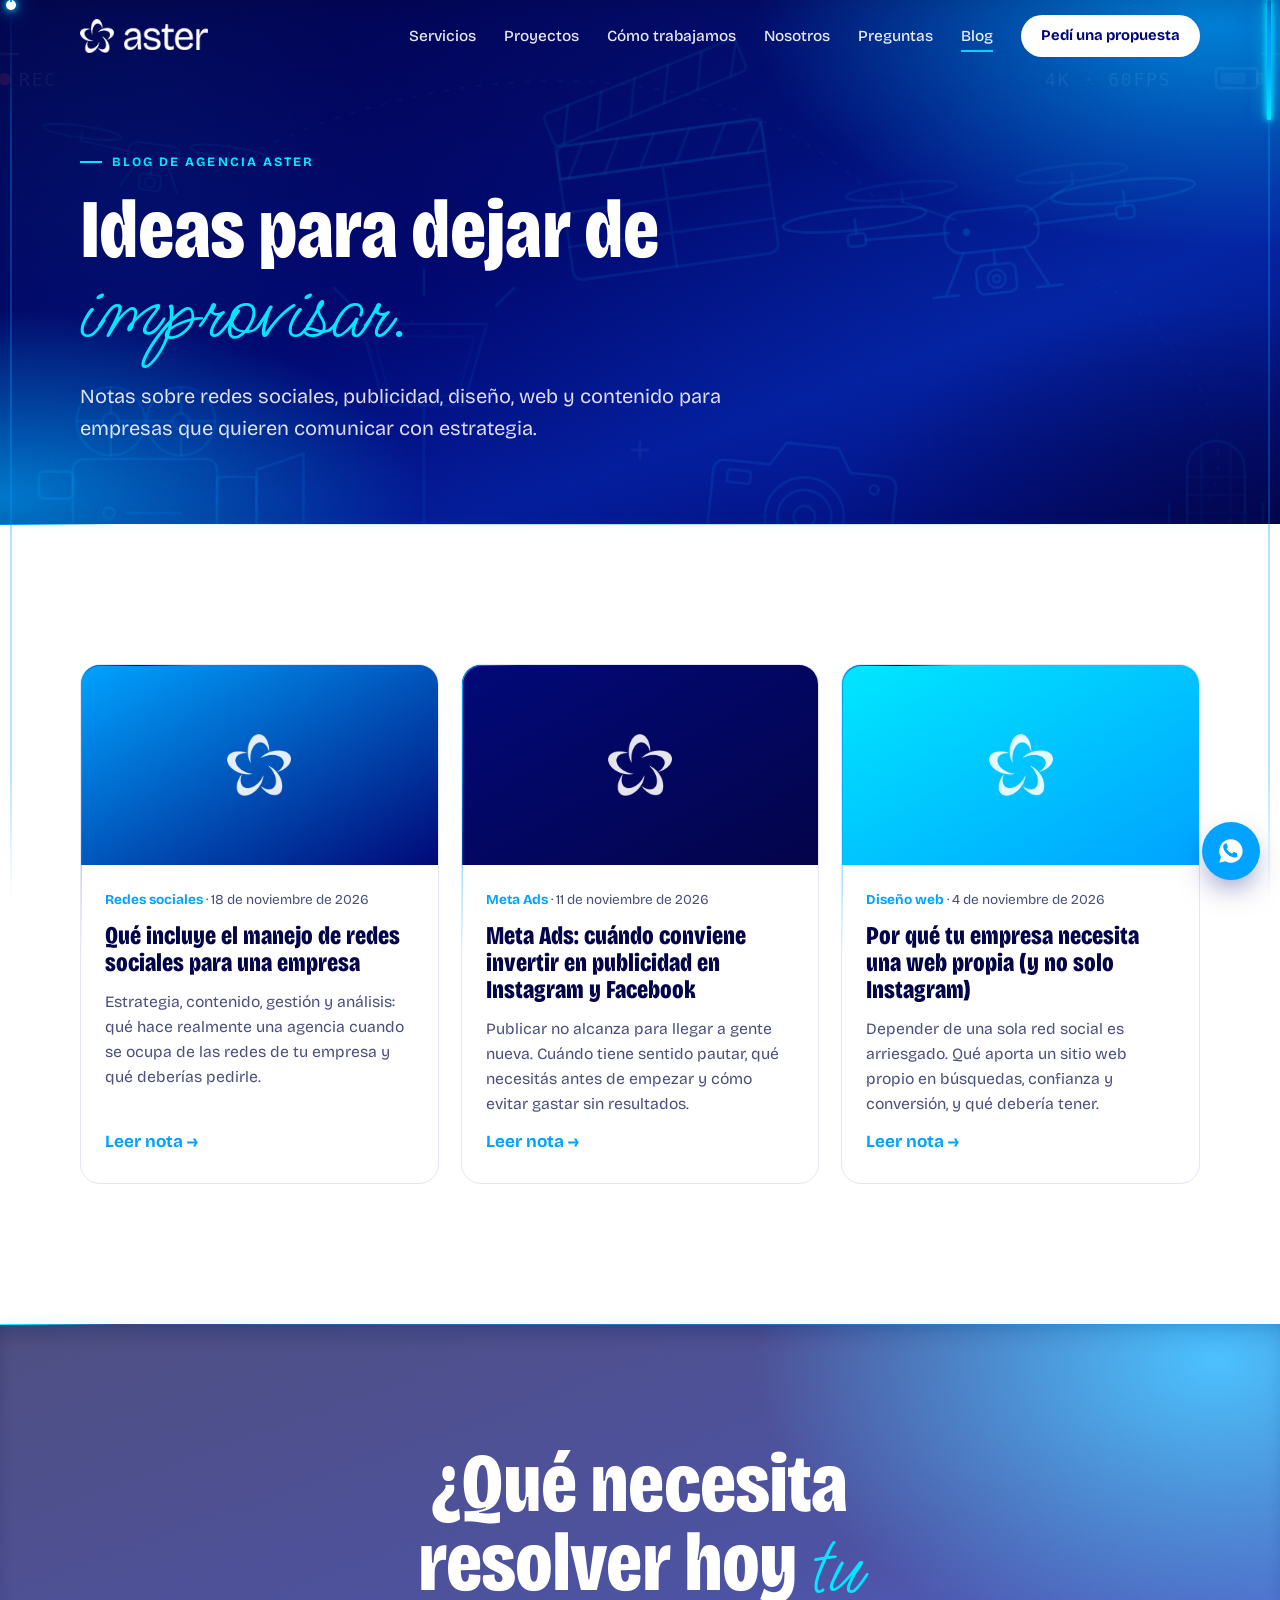
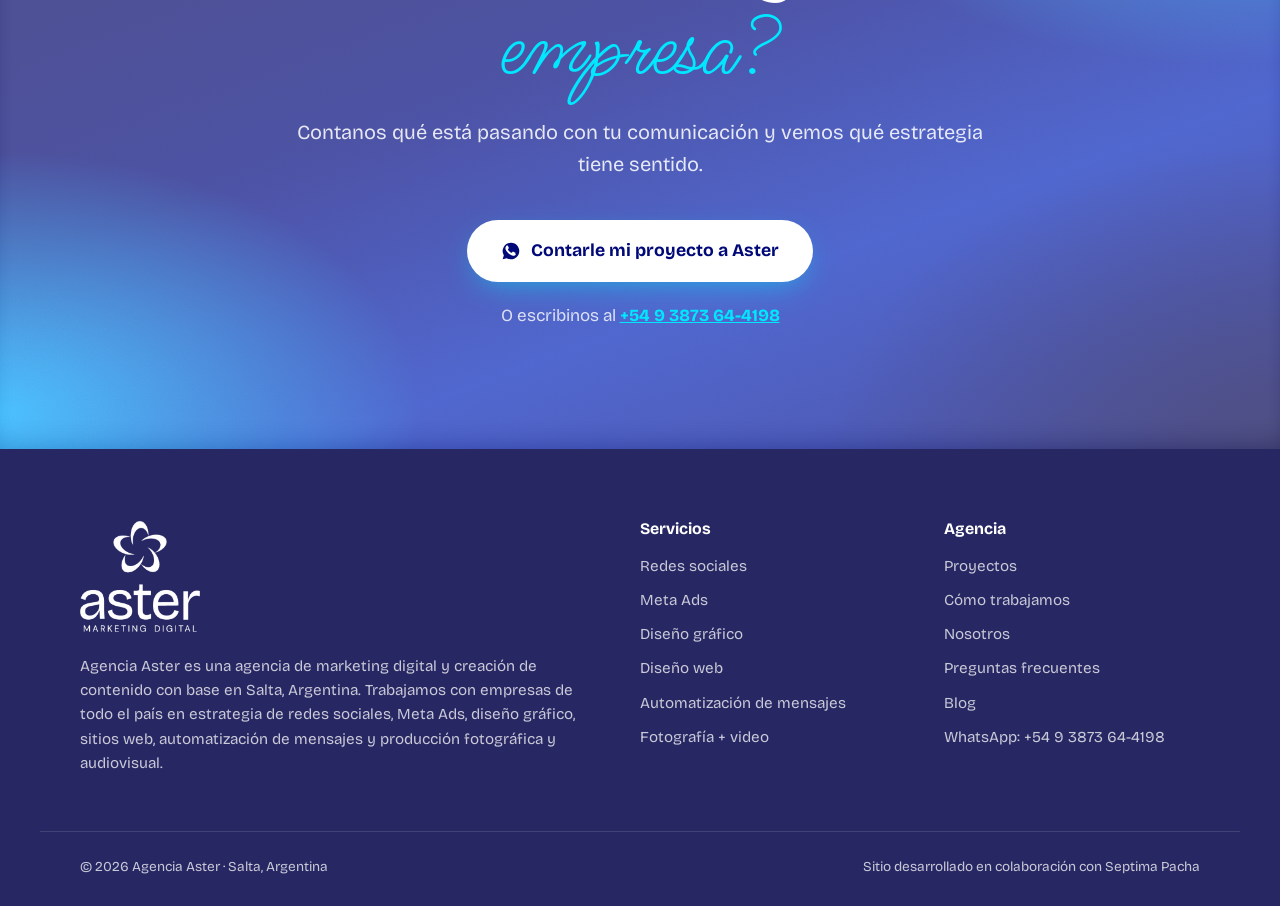
<file: blog/index.html>
<!doctype html>
<html lang="es-AR">
<head>
  <meta charset="utf-8">
  <meta name="viewport" content="width=device-width, initial-scale=1">
  <title>Blog | Agencia Aster — Marketing digital y contenido</title>
  <meta name="description" content="Notas de Agencia Aster sobre redes sociales, Meta Ads, diseño, sitios web y producción de contenido para empresas.">
  <meta name="theme-color" content="#04044A">
  <link rel="icon" type="image/png" href="../assets/isotipo.png">
  <meta property="og:type" content="article">
  <meta property="og:title" content="Blog | Agencia Aster — Marketing digital y contenido">
  <meta property="og:description" content="Notas de Agencia Aster sobre redes sociales, Meta Ads, diseño, sitios web y producción de contenido para empresas.">
  <meta property="og:locale" content="es_AR">
  <link rel="preconnect" href="https://fonts.googleapis.com">
  <link rel="preconnect" href="https://fonts.gstatic.com" crossorigin>
  <link href="https://fonts.googleapis.com/css2?family=Bricolage+Grotesque:opsz,wdth,wght@12..96,75..100,300..800&family=Ms+Madi&display=swap" rel="stylesheet">
  <link rel="stylesheet" href="../styles.css">
  <link rel="stylesheet" href="../fusion.css">
</head>
<body>
  <a class="skip" href="#contenido">Saltar al contenido</a>

  <header class="header" id="top">
    <div class="container header__inner">
      <a href="../index.html" class="brand" aria-label="Agencia Aster, inicio">
        <img src="../assets/isotipo.png" alt="" class="brand__mark brand__mark--dark" width="36" height="35">
        <img src="../assets/isotipo-white.png" alt="" class="brand__mark brand__mark--light" width="36" height="35">
        <img src="../assets/wordmark.png" alt="Aster" class="brand__word brand__word--dark" width="92" height="27">
        <img src="../assets/wordmark-white.png" alt="Aster" class="brand__word brand__word--light" width="92" height="27">
      </a>
      <nav class="nav" id="nav" aria-label="Principal">
        <a href="../index.html#servicios">Servicios</a>
        <a href="../index.html#proyectos">Proyectos</a>
        <a href="../index.html#como-trabajamos">Cómo trabajamos</a>
        <a href="../index.html#nosotros">Nosotros</a>
        <a href="../index.html#preguntas">Preguntas</a>
        <a href="../blog/index.html" aria-current="page">Blog</a>
        <a href="#" class="btn btn--primary btn--sm nav__cta js-whatsapp">Pedí una propuesta</a>
      </nav>
      <button class="menu-toggle" aria-expanded="false" aria-controls="nav" aria-label="Abrir menú"><span></span><span></span></button>
    </div>
  </header>

  <main id="contenido">
    <section class="page-hero is-dark" aria-labelledby="page-title">
      <div class="hero__bg" aria-hidden="true"></div>
      <div class="container">
        <p class="eyebrow eyebrow--light">Blog de Agencia Aster</p>
        <h1 id="page-title" class="display display--md">Ideas para dejar de <span class="script">improvisar.</span></h1>
        <p class="hero__lead">Notas sobre redes sociales, publicidad, diseño, web y contenido para empresas que quieren comunicar con estrategia.</p>
      </div>
    </section>

    <section class="section">
      <div class="container">
        <!-- Para sumar una nota: duplicar una carpeta dentro de /blog y agregar su tarjeta acá -->
        <div class="posts">
          <article class="post-card reveal">
            <a href="que-incluye-el-manejo-de-redes-sociales/index.html" class="post-card__link">
              <div class="post-card__media ph ph--b" aria-hidden="true"><img src="../assets/isotipo-white.png" alt=""></div>
              <div class="post-card__body">
                <p class="post-card__meta"><span>Redes sociales</span> · <time datetime="2026-11-18">18 de noviembre de 2026</time></p>
                <h3>Qué incluye el manejo de redes sociales para una empresa</h3>
                <p>Estrategia, contenido, gestión y análisis: qué hace realmente una agencia cuando se ocupa de las redes de tu empresa y qué deberías pedirle.</p>
                <span class="post-card__more">Leer nota <span aria-hidden="true">→</span></span>
              </div>
            </a>
          </article>
          <article class="post-card reveal">
            <a href="meta-ads-cuando-conviene-invertir-en-publicidad/index.html" class="post-card__link">
              <div class="post-card__media ph ph--a" aria-hidden="true"><img src="../assets/isotipo-white.png" alt=""></div>
              <div class="post-card__body">
                <p class="post-card__meta"><span>Meta Ads</span> · <time datetime="2026-11-11">11 de noviembre de 2026</time></p>
                <h3>Meta Ads: cuándo conviene invertir en publicidad en Instagram y Facebook</h3>
                <p>Publicar no alcanza para llegar a gente nueva. Cuándo tiene sentido pautar, qué necesitás antes de empezar y cómo evitar gastar sin resultados.</p>
                <span class="post-card__more">Leer nota <span aria-hidden="true">→</span></span>
              </div>
            </a>
          </article>
          <article class="post-card reveal">
            <a href="por-que-tu-empresa-necesita-una-web-propia/index.html" class="post-card__link">
              <div class="post-card__media ph ph--c" aria-hidden="true"><img src="../assets/isotipo-white.png" alt=""></div>
              <div class="post-card__body">
                <p class="post-card__meta"><span>Diseño web</span> · <time datetime="2026-11-04">4 de noviembre de 2026</time></p>
                <h3>Por qué tu empresa necesita una web propia (y no solo Instagram)</h3>
                <p>Depender de una sola red social es arriesgado. Qué aporta un sitio web propio en búsquedas, confianza y conversión, y qué debería tener.</p>
                <span class="post-card__more">Leer nota <span aria-hidden="true">→</span></span>
              </div>
            </a>
          </article>
        </div>
      </div>
    </section>

    <section class="cta cta--compact is-dark" aria-labelledby="cta-title">
      <div class="hero__bg" aria-hidden="true"></div>
      <div class="container cta__inner">
        <h2 id="cta-title" class="display display--md">¿Qué necesita resolver hoy <span class="script">tu empresa?</span></h2>
        <p class="hero__lead">Contanos qué está pasando con tu comunicación y vemos qué estrategia tiene sentido.</p>
        <a href="#" class="btn btn--light btn--lg js-whatsapp"><svg width="20" height="20" viewBox="0 0 24 24" aria-hidden="true"><path fill="currentColor" d="M12 2a10 10 0 0 0-8.6 15.1L2 22l5-1.3A10 10 0 1 0 12 2Zm5.8 14.2c-.2.7-1.4 1.3-2 1.4-.5 0-1.2.1-3.8-.9-3.2-1.3-5.2-4.6-5.4-4.8-.2-.2-1.3-1.7-1.3-3.3s.8-2.3 1.1-2.7c.3-.3.6-.4.8-.4h.6c.2 0 .4 0 .6.5l.9 2.1c.1.2.1.4 0 .6l-.4.6-.4.5c-.1.1-.3.3-.1.6.2.3.8 1.3 1.7 2.1 1.2 1 2.2 1.4 2.5 1.5.3.2.5.1.6-.1l.9-1c.2-.3.4-.2.6-.1l2 1c.3.1.5.2.5.3.1.2.1.7-.1 1.3Z"/></svg> Contarle mi proyecto a Aster</a>
        <p class="cta__phone">O escribinos al <a href="#" class="js-whatsapp">+54 9 3873 64-4198</a></p>
      </div>
    </section>
  </main>

  <footer class="footer">
    <div class="container footer__inner">
      <div class="footer__about">
        <img src="../assets/logo-aster-white.png" alt="Aster Marketing Digital" width="140" height="130">
        <p>Agencia Aster es una agencia de marketing digital y creación de contenido con base en Salta, Argentina. Trabajamos con empresas de todo el país en estrategia de redes sociales, Meta Ads, diseño gráfico, sitios web, automatización de mensajes y producción fotográfica y audiovisual.</p>
      </div>
      <nav class="footer__nav" aria-label="Servicios">
        <h3>Servicios</h3>
        <a href="../index.html#redes-sociales">Redes sociales</a>
        <a href="../index.html#meta-ads">Meta Ads</a>
        <a href="../index.html#diseno-grafico">Diseño gráfico</a>
        <a href="../index.html#diseno-web">Diseño web</a>
        <a href="../index.html#automatizaciones">Automatización de mensajes</a>
        <a href="../index.html#fotografia-video">Fotografía + video</a>
      </nav>
      <nav class="footer__nav" aria-label="Agencia">
        <h3>Agencia</h3>
        <a href="../index.html#proyectos">Proyectos</a>
        <a href="../index.html#como-trabajamos">Cómo trabajamos</a>
        <a href="../index.html#nosotros">Nosotros</a>
        <a href="../index.html#preguntas">Preguntas frecuentes</a>
        <a href="../blog/index.html">Blog</a>
        <a href="#" class="js-whatsapp">WhatsApp: +54 9 3873 64-4198</a>
      </nav>
    </div>
    <div class="container footer__bottom">
      <p>© <span id="year">2026</span> Agencia Aster · Salta, Argentina</p>
      <p>Sitio desarrollado en colaboración con Septima Pacha</p>
    </div>
  </footer>

  <a href="#" class="wa-float js-whatsapp" aria-label="Escribinos por WhatsApp"><svg width="28" height="28" viewBox="0 0 24 24" aria-hidden="true"><path fill="currentColor" d="M12 2a10 10 0 0 0-8.6 15.1L2 22l5-1.3A10 10 0 1 0 12 2Zm5.8 14.2c-.2.7-1.4 1.3-2 1.4-.5 0-1.2.1-3.8-.9-3.2-1.3-5.2-4.6-5.4-4.8-.2-.2-1.3-1.7-1.3-3.3s.8-2.3 1.1-2.7c.3-.3.6-.4.8-.4h.6c.2 0 .4 0 .6.5l.9 2.1c.1.2.1.4 0 .6l-.4.6-.4.5c-.1.1-.3.3-.1.6.2.3.8 1.3 1.7 2.1 1.2 1 2.2 1.4 2.5 1.5.3.2.5.1.6-.1l.9-1c.2-.3.4-.2.6-.1l2 1c.3.1.5.2.5.3.1.2.1.7-.1 1.3Z"/></svg></a>
  <script src="../main.js" defer></script>
  <script src="../fx.js" defer></script>
</body>
</html>
</file>
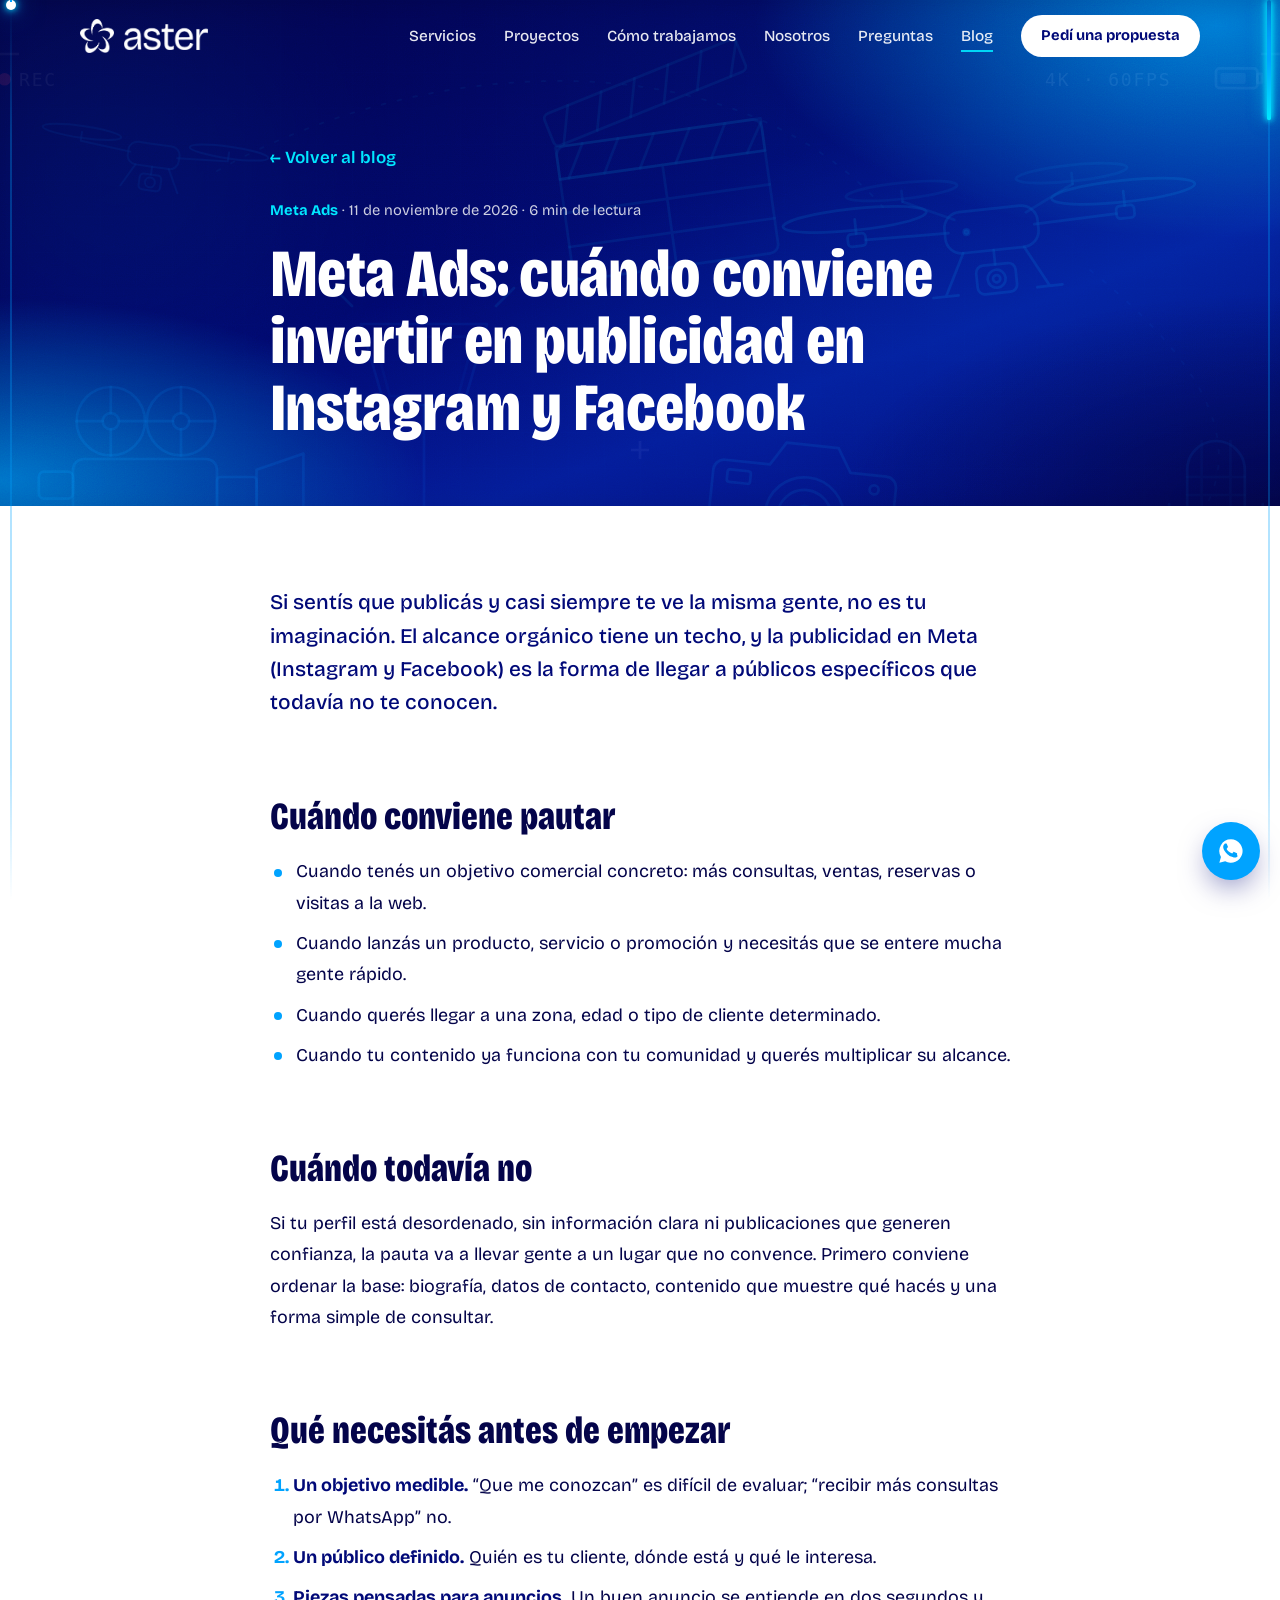
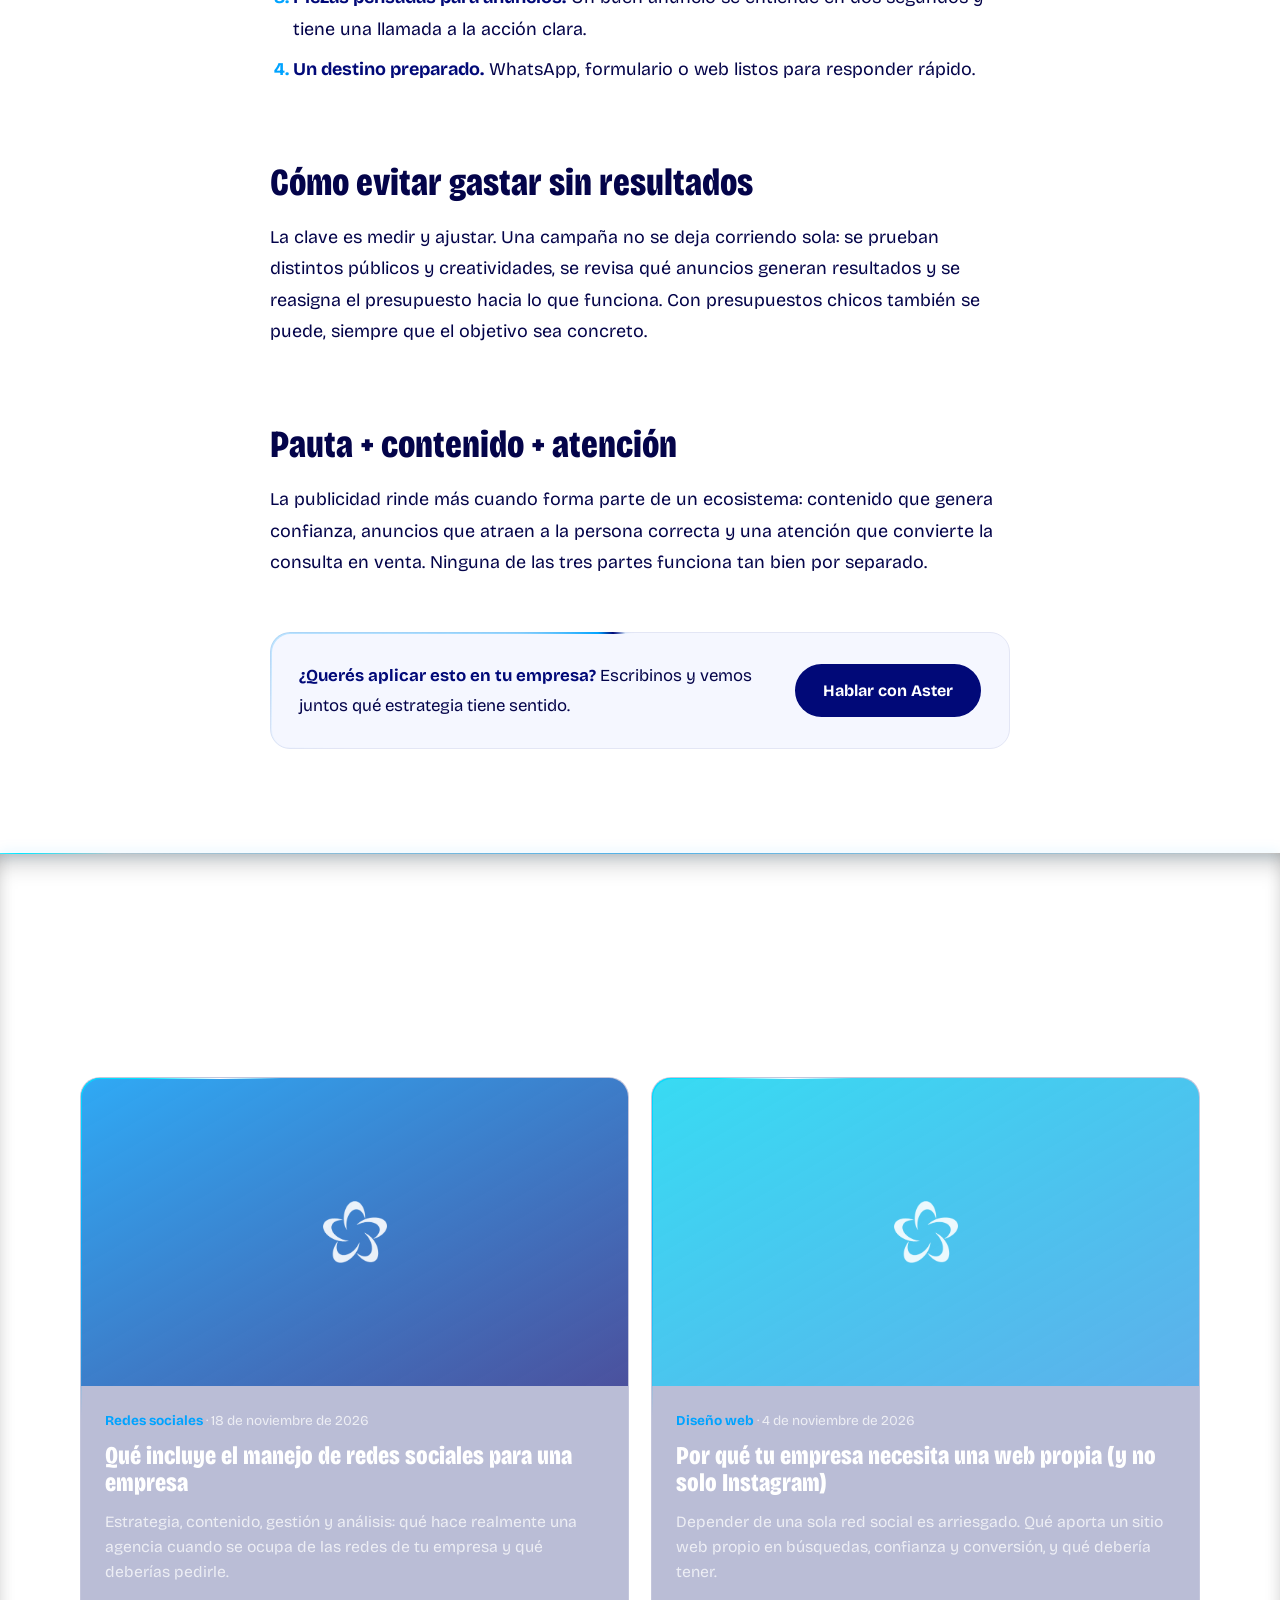
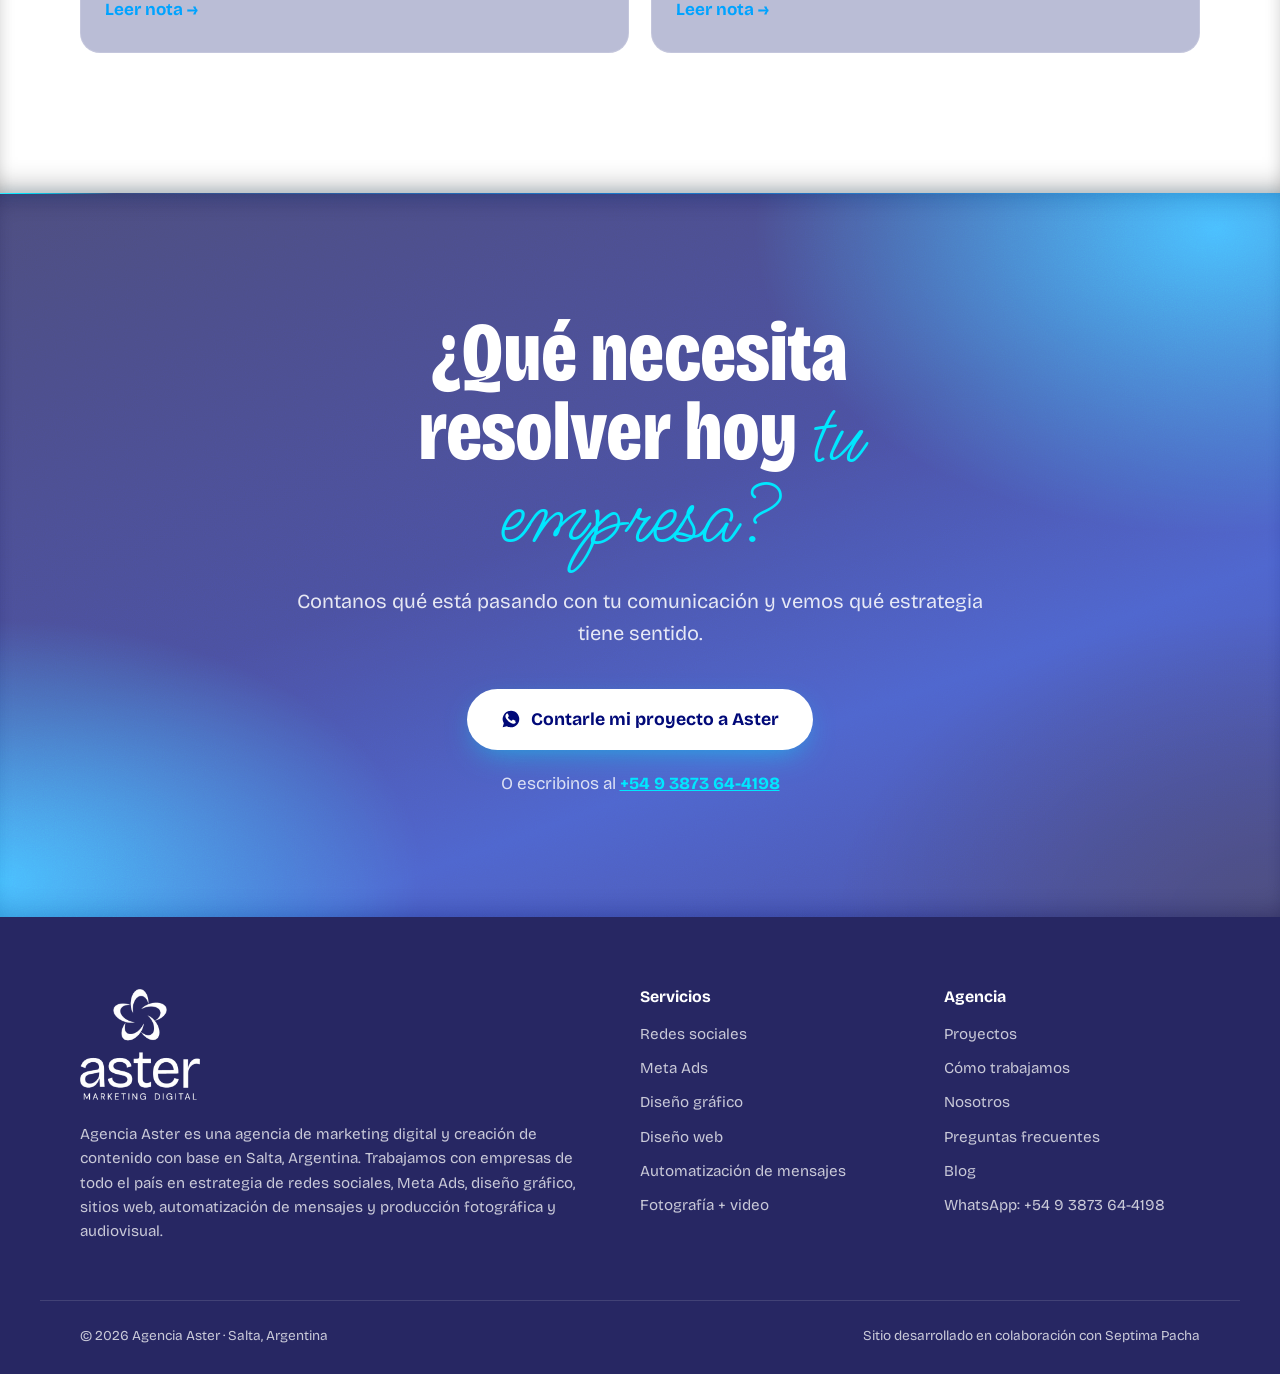
<file: blog/meta-ads-cuando-conviene-invertir-en-publicidad/index.html>
<!doctype html>
<html lang="es-AR">
<head>
  <meta charset="utf-8">
  <meta name="viewport" content="width=device-width, initial-scale=1">
  <title>Meta Ads: cuándo conviene invertir en publicidad en Instagram y Facebook | Blog Agencia Aster</title>
  <meta name="description" content="Publicar no alcanza para llegar a gente nueva. Cuándo tiene sentido pautar, qué necesitás antes de empezar y cómo evitar gastar sin resultados.">
  <meta name="theme-color" content="#04044A">
  <link rel="icon" type="image/png" href="../../assets/isotipo.png">
  <meta property="og:type" content="article">
  <meta property="og:title" content="Meta Ads: cuándo conviene invertir en publicidad en Instagram y Facebook | Blog Agencia Aster">
  <meta property="og:description" content="Publicar no alcanza para llegar a gente nueva. Cuándo tiene sentido pautar, qué necesitás antes de empezar y cómo evitar gastar sin resultados.">
  <meta property="og:locale" content="es_AR">
  <link rel="preconnect" href="https://fonts.googleapis.com">
  <link rel="preconnect" href="https://fonts.gstatic.com" crossorigin>
  <link href="https://fonts.googleapis.com/css2?family=Bricolage+Grotesque:opsz,wdth,wght@12..96,75..100,300..800&family=Ms+Madi&display=swap" rel="stylesheet">
  <link rel="stylesheet" href="../../styles.css">
  <link rel="stylesheet" href="../../fusion.css">
  <script type="application/ld+json">
  {"@context":"https://schema.org","@type":"BlogPosting","headline":"Meta Ads: cuándo conviene invertir en publicidad en Instagram y Facebook",
    "description":"Publicar no alcanza para llegar a gente nueva. Cuándo tiene sentido pautar, qué necesitás antes de empezar y cómo evitar gastar sin resultados.","datePublished":"2026-11-11","inLanguage":"es-AR",
    "author":{"@type":"Organization","name":"Agencia Aster"},"publisher":{"@type":"Organization","name":"Agencia Aster"}}
  </script>
</head>
<body>
  <a class="skip" href="#contenido">Saltar al contenido</a>

  <header class="header" id="top">
    <div class="container header__inner">
      <a href="../../index.html" class="brand" aria-label="Agencia Aster, inicio">
        <img src="../../assets/isotipo.png" alt="" class="brand__mark brand__mark--dark" width="36" height="35">
        <img src="../../assets/isotipo-white.png" alt="" class="brand__mark brand__mark--light" width="36" height="35">
        <img src="../../assets/wordmark.png" alt="Aster" class="brand__word brand__word--dark" width="92" height="27">
        <img src="../../assets/wordmark-white.png" alt="Aster" class="brand__word brand__word--light" width="92" height="27">
      </a>
      <nav class="nav" id="nav" aria-label="Principal">
        <a href="../../index.html#servicios">Servicios</a>
        <a href="../../index.html#proyectos">Proyectos</a>
        <a href="../../index.html#como-trabajamos">Cómo trabajamos</a>
        <a href="../../index.html#nosotros">Nosotros</a>
        <a href="../../index.html#preguntas">Preguntas</a>
        <a href="../../blog/index.html" aria-current="page">Blog</a>
        <a href="#" class="btn btn--primary btn--sm nav__cta js-whatsapp">Pedí una propuesta</a>
      </nav>
      <button class="menu-toggle" aria-expanded="false" aria-controls="nav" aria-label="Abrir menú"><span></span><span></span></button>
    </div>
  </header>

  <main id="contenido">
    <article>
      <header class="page-hero page-hero--post is-dark">
        <div class="hero__bg" aria-hidden="true"></div>
        <div class="container container--narrow">
          <a href="../index.html" class="back-link">← Volver al blog</a>
          <p class="post-meta"><span>Meta Ads</span> · <time datetime="2026-11-11">11 de noviembre de 2026</time> · 6 min de lectura</p>
          <h1 id="page-title" class="display display--post">Meta Ads: cuándo conviene invertir en publicidad en Instagram y Facebook</h1>
        </div>
      </header>

      <div class="post-body">
      <div class="container container--narrow prose">
<p class="lead">Si sentís que publicás y casi siempre te ve la misma gente, no es tu imaginación. El alcance orgánico tiene un techo, y la publicidad en Meta (Instagram y Facebook) es la forma de llegar a públicos específicos que todavía no te conocen.</p>

<h2>Cuándo conviene pautar</h2>
<ul>
  <li>Cuando tenés un objetivo comercial concreto: más consultas, ventas, reservas o visitas a la web.</li>
  <li>Cuando lanzás un producto, servicio o promoción y necesitás que se entere mucha gente rápido.</li>
  <li>Cuando querés llegar a una zona, edad o tipo de cliente determinado.</li>
  <li>Cuando tu contenido ya funciona con tu comunidad y querés multiplicar su alcance.</li>
</ul>

<h2>Cuándo todavía no</h2>
<p>Si tu perfil está desordenado, sin información clara ni publicaciones que generen confianza, la pauta va a llevar gente a un lugar que no convence. Primero conviene ordenar la base: biografía, datos de contacto, contenido que muestre qué hacés y una forma simple de consultar.</p>

<h2>Qué necesitás antes de empezar</h2>
<ol>
  <li><strong>Un objetivo medible.</strong> “Que me conozcan” es difícil de evaluar; “recibir más consultas por WhatsApp” no.</li>
  <li><strong>Un público definido.</strong> Quién es tu cliente, dónde está y qué le interesa.</li>
  <li><strong>Piezas pensadas para anuncios.</strong> Un buen anuncio se entiende en dos segundos y tiene una llamada a la acción clara.</li>
  <li><strong>Un destino preparado.</strong> WhatsApp, formulario o web listos para responder rápido.</li>
</ol>

<h2>Cómo evitar gastar sin resultados</h2>
<p>La clave es medir y ajustar. Una campaña no se deja corriendo sola: se prueban distintos públicos y creatividades, se revisa qué anuncios generan resultados y se reasigna el presupuesto hacia lo que funciona. Con presupuestos chicos también se puede, siempre que el objetivo sea concreto.</p>

<h2>Pauta + contenido + atención</h2>
<p>La publicidad rinde más cuando forma parte de un ecosistema: contenido que genera confianza, anuncios que atraen a la persona correcta y una atención que convierte la consulta en venta. Ninguna de las tres partes funciona tan bien por separado.</p>

        <aside class="post-cta">
          <p><strong>¿Querés aplicar esto en tu empresa?</strong> Escribinos y vemos juntos qué estrategia tiene sentido.</p>
          <a href="#" class="btn btn--primary js-whatsapp">Hablar con Aster</a>
        </aside>
      </div>
      </div>
    </article>

    <section class="section related is-dark" aria-labelledby="related-title">
      <div class="container">
        <h2 id="related-title" class="h2 h2--sm">Seguí leyendo</h2>
        <div class="posts posts--two">
          <article class="post-card reveal">
            <a href="../que-incluye-el-manejo-de-redes-sociales/index.html" class="post-card__link">
              <div class="post-card__media ph ph--b" aria-hidden="true"><img src="../../assets/isotipo-white.png" alt=""></div>
              <div class="post-card__body">
                <p class="post-card__meta"><span>Redes sociales</span> · <time datetime="2026-11-18">18 de noviembre de 2026</time></p>
                <h3>Qué incluye el manejo de redes sociales para una empresa</h3>
                <p>Estrategia, contenido, gestión y análisis: qué hace realmente una agencia cuando se ocupa de las redes de tu empresa y qué deberías pedirle.</p>
                <span class="post-card__more">Leer nota <span aria-hidden="true">→</span></span>
              </div>
            </a>
          </article>
          <article class="post-card reveal">
            <a href="../por-que-tu-empresa-necesita-una-web-propia/index.html" class="post-card__link">
              <div class="post-card__media ph ph--c" aria-hidden="true"><img src="../../assets/isotipo-white.png" alt=""></div>
              <div class="post-card__body">
                <p class="post-card__meta"><span>Diseño web</span> · <time datetime="2026-11-04">4 de noviembre de 2026</time></p>
                <h3>Por qué tu empresa necesita una web propia (y no solo Instagram)</h3>
                <p>Depender de una sola red social es arriesgado. Qué aporta un sitio web propio en búsquedas, confianza y conversión, y qué debería tener.</p>
                <span class="post-card__more">Leer nota <span aria-hidden="true">→</span></span>
              </div>
            </a>
          </article>
        </div>
      </div>
    </section>

    <section class="cta cta--compact is-dark" aria-labelledby="cta-title">
      <div class="hero__bg" aria-hidden="true"></div>
      <div class="container cta__inner">
        <h2 id="cta-title" class="display display--md">¿Qué necesita resolver hoy <span class="script">tu empresa?</span></h2>
        <p class="hero__lead">Contanos qué está pasando con tu comunicación y vemos qué estrategia tiene sentido.</p>
        <a href="#" class="btn btn--light btn--lg js-whatsapp"><svg width="20" height="20" viewBox="0 0 24 24" aria-hidden="true"><path fill="currentColor" d="M12 2a10 10 0 0 0-8.6 15.1L2 22l5-1.3A10 10 0 1 0 12 2Zm5.8 14.2c-.2.7-1.4 1.3-2 1.4-.5 0-1.2.1-3.8-.9-3.2-1.3-5.2-4.6-5.4-4.8-.2-.2-1.3-1.7-1.3-3.3s.8-2.3 1.1-2.7c.3-.3.6-.4.8-.4h.6c.2 0 .4 0 .6.5l.9 2.1c.1.2.1.4 0 .6l-.4.6-.4.5c-.1.1-.3.3-.1.6.2.3.8 1.3 1.7 2.1 1.2 1 2.2 1.4 2.5 1.5.3.2.5.1.6-.1l.9-1c.2-.3.4-.2.6-.1l2 1c.3.1.5.2.5.3.1.2.1.7-.1 1.3Z"/></svg> Contarle mi proyecto a Aster</a>
        <p class="cta__phone">O escribinos al <a href="#" class="js-whatsapp">+54 9 3873 64-4198</a></p>
      </div>
    </section>
  </main>

  <footer class="footer">
    <div class="container footer__inner">
      <div class="footer__about">
        <img src="../../assets/logo-aster-white.png" alt="Aster Marketing Digital" width="140" height="130">
        <p>Agencia Aster es una agencia de marketing digital y creación de contenido con base en Salta, Argentina. Trabajamos con empresas de todo el país en estrategia de redes sociales, Meta Ads, diseño gráfico, sitios web, automatización de mensajes y producción fotográfica y audiovisual.</p>
      </div>
      <nav class="footer__nav" aria-label="Servicios">
        <h3>Servicios</h3>
        <a href="../../index.html#redes-sociales">Redes sociales</a>
        <a href="../../index.html#meta-ads">Meta Ads</a>
        <a href="../../index.html#diseno-grafico">Diseño gráfico</a>
        <a href="../../index.html#diseno-web">Diseño web</a>
        <a href="../../index.html#automatizaciones">Automatización de mensajes</a>
        <a href="../../index.html#fotografia-video">Fotografía + video</a>
      </nav>
      <nav class="footer__nav" aria-label="Agencia">
        <h3>Agencia</h3>
        <a href="../../index.html#proyectos">Proyectos</a>
        <a href="../../index.html#como-trabajamos">Cómo trabajamos</a>
        <a href="../../index.html#nosotros">Nosotros</a>
        <a href="../../index.html#preguntas">Preguntas frecuentes</a>
        <a href="../../blog/index.html">Blog</a>
        <a href="#" class="js-whatsapp">WhatsApp: +54 9 3873 64-4198</a>
      </nav>
    </div>
    <div class="container footer__bottom">
      <p>© <span id="year">2026</span> Agencia Aster · Salta, Argentina</p>
      <p>Sitio desarrollado en colaboración con Septima Pacha</p>
    </div>
  </footer>

  <a href="#" class="wa-float js-whatsapp" aria-label="Escribinos por WhatsApp"><svg width="28" height="28" viewBox="0 0 24 24" aria-hidden="true"><path fill="currentColor" d="M12 2a10 10 0 0 0-8.6 15.1L2 22l5-1.3A10 10 0 1 0 12 2Zm5.8 14.2c-.2.7-1.4 1.3-2 1.4-.5 0-1.2.1-3.8-.9-3.2-1.3-5.2-4.6-5.4-4.8-.2-.2-1.3-1.7-1.3-3.3s.8-2.3 1.1-2.7c.3-.3.6-.4.8-.4h.6c.2 0 .4 0 .6.5l.9 2.1c.1.2.1.4 0 .6l-.4.6-.4.5c-.1.1-.3.3-.1.6.2.3.8 1.3 1.7 2.1 1.2 1 2.2 1.4 2.5 1.5.3.2.5.1.6-.1l.9-1c.2-.3.4-.2.6-.1l2 1c.3.1.5.2.5.3.1.2.1.7-.1 1.3Z"/></svg></a>
  <script src="../../main.js" defer></script>
  <script src="../../fx.js" defer></script>
</body>
</html>
</file>
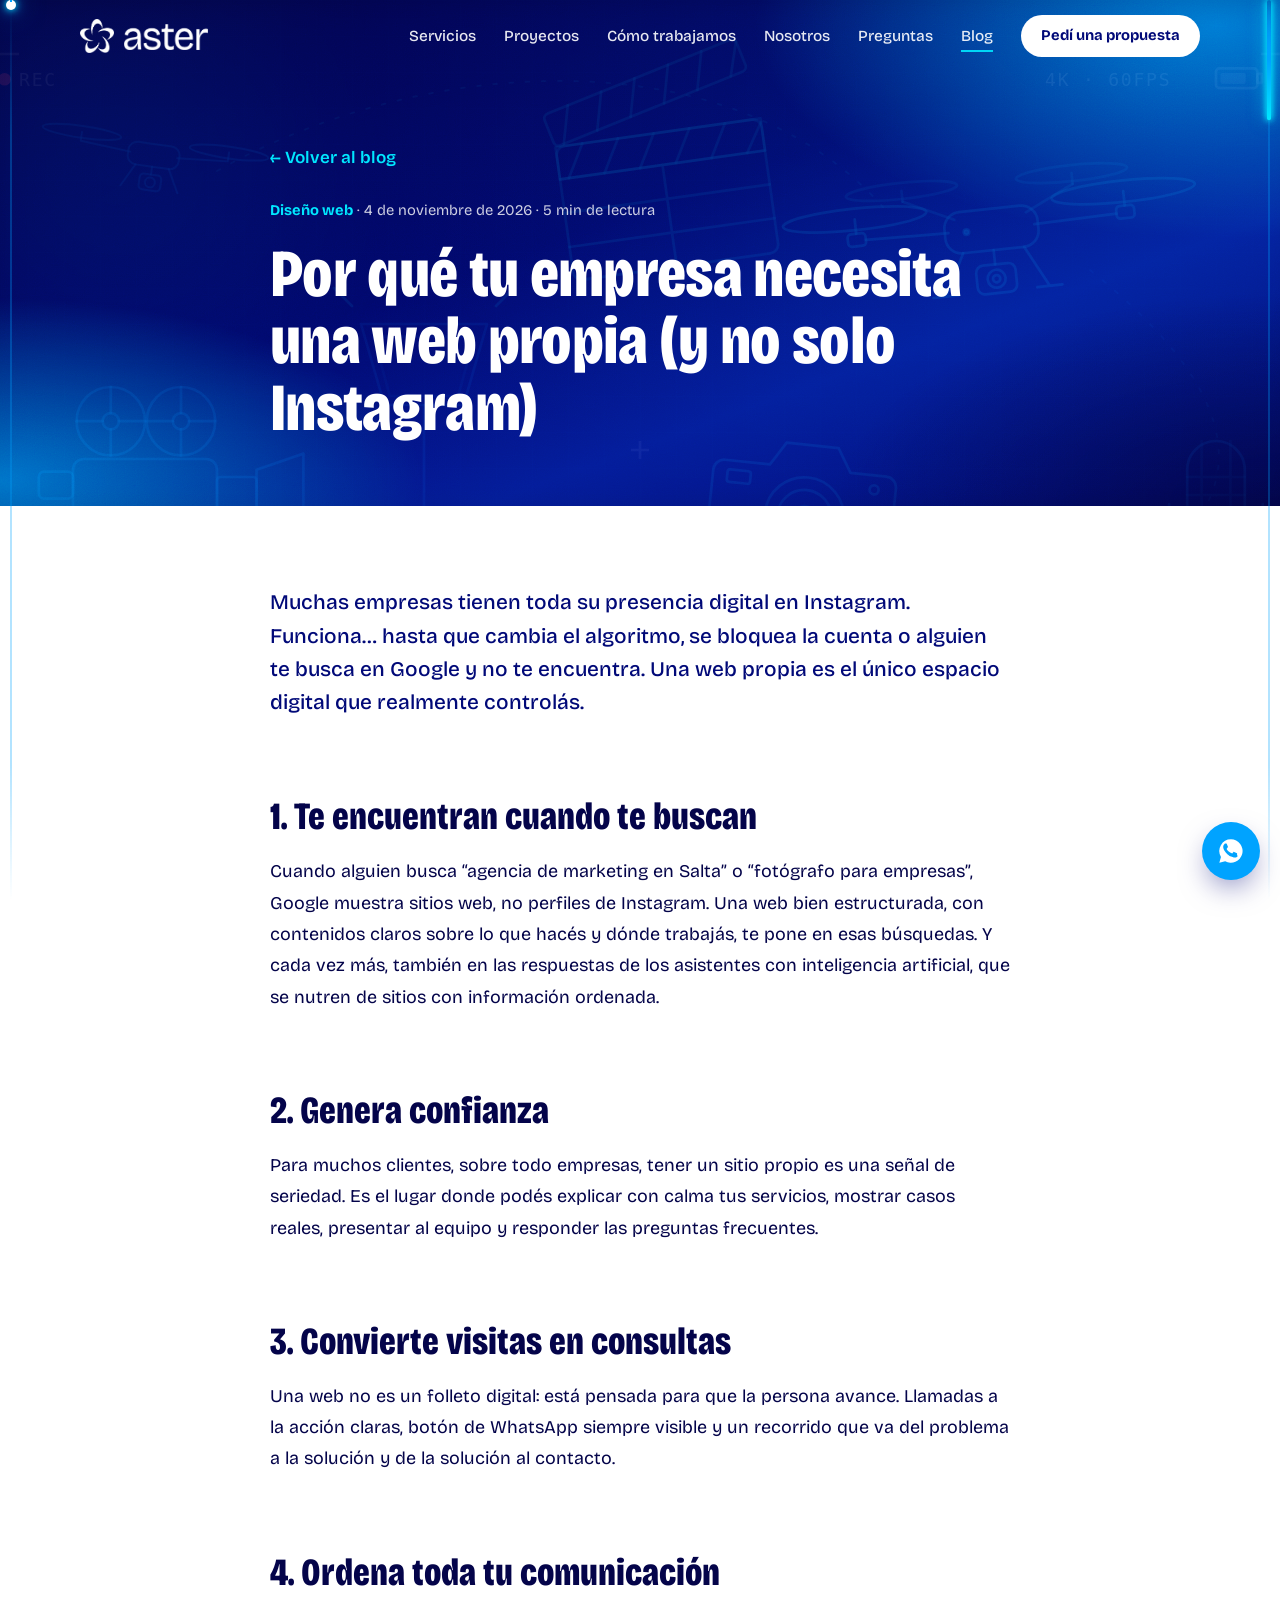
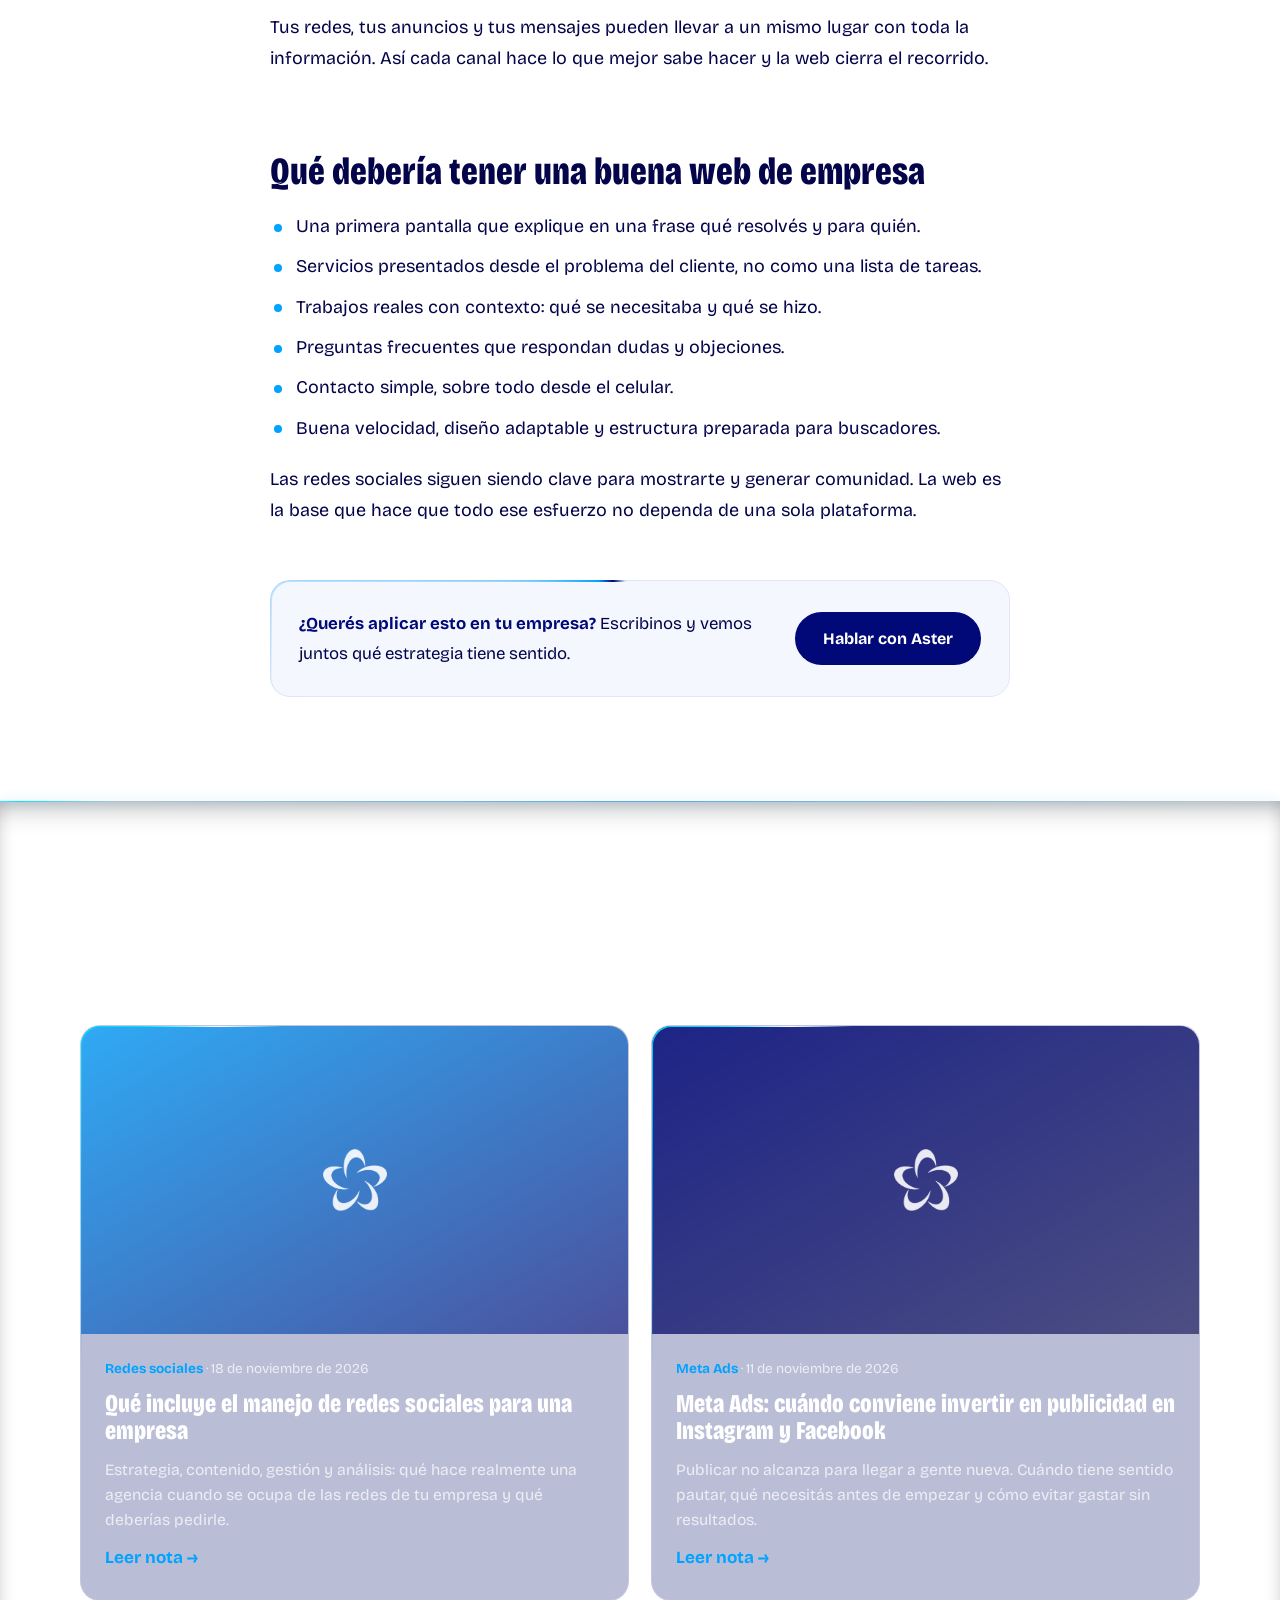
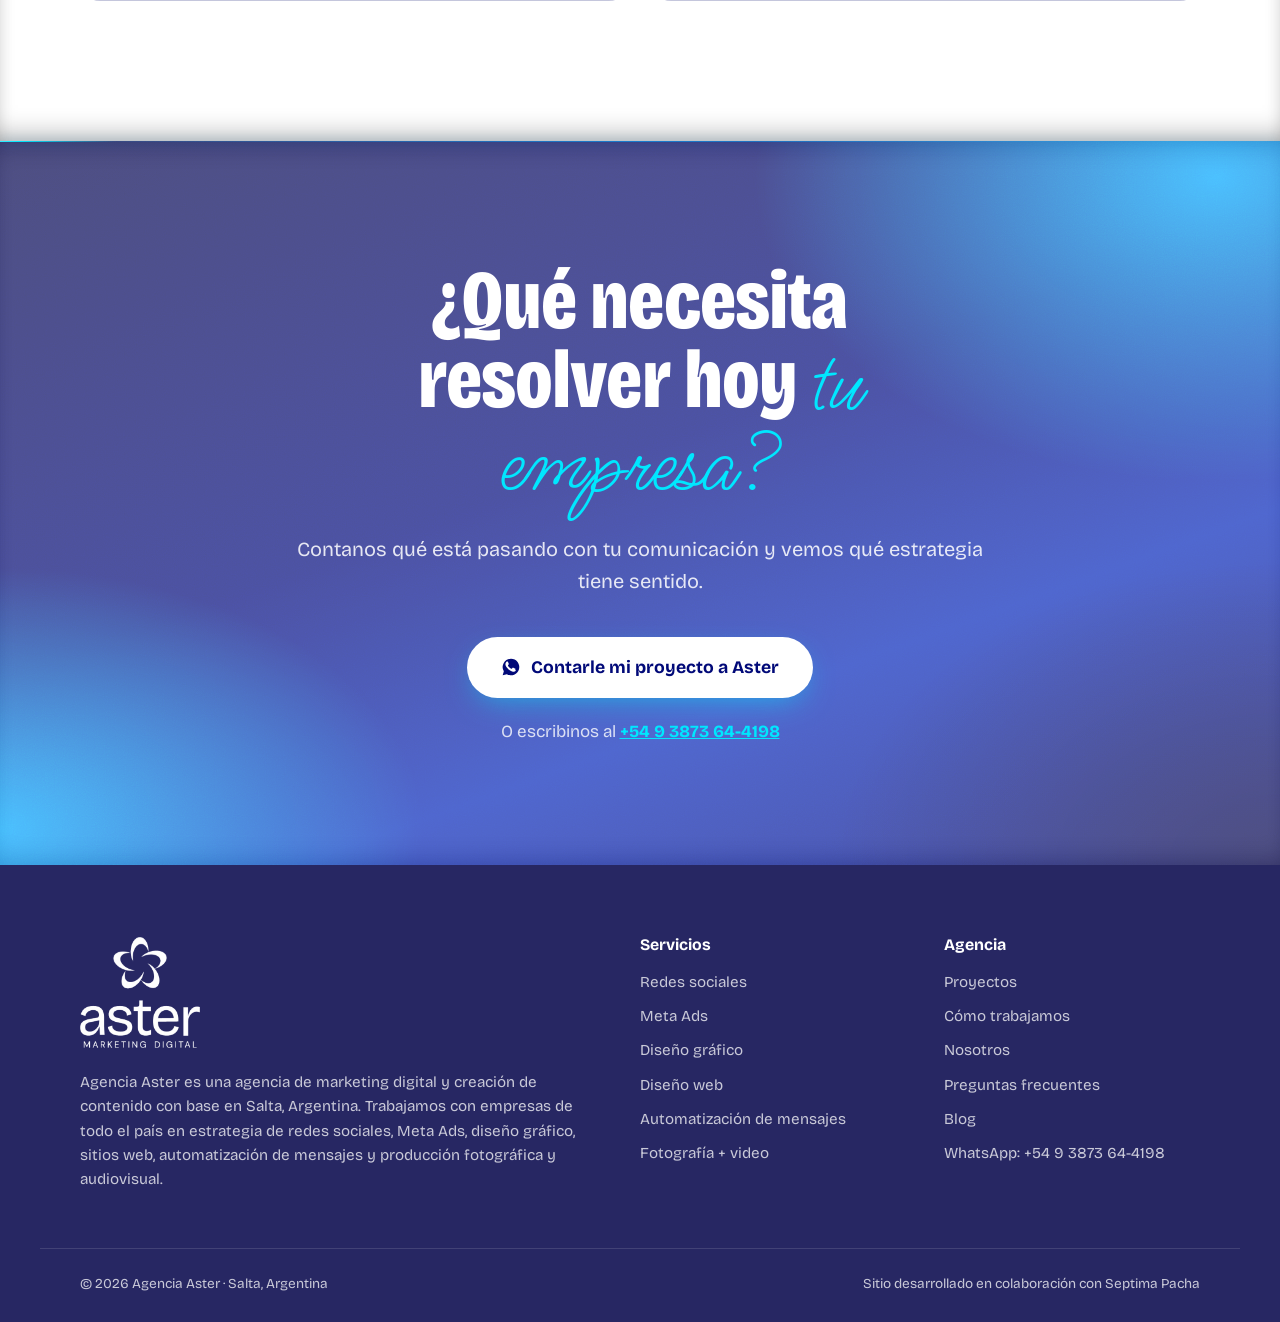
<file: blog/por-que-tu-empresa-necesita-una-web-propia/index.html>
<!doctype html>
<html lang="es-AR">
<head>
  <meta charset="utf-8">
  <meta name="viewport" content="width=device-width, initial-scale=1">
  <title>Por qué tu empresa necesita una web propia (y no solo Instagram) | Blog Agencia Aster</title>
  <meta name="description" content="Depender de una sola red social es arriesgado. Qué aporta un sitio web propio en búsquedas, confianza y conversión, y qué debería tener.">
  <meta name="theme-color" content="#04044A">
  <link rel="icon" type="image/png" href="../../assets/isotipo.png">
  <meta property="og:type" content="article">
  <meta property="og:title" content="Por qué tu empresa necesita una web propia (y no solo Instagram) | Blog Agencia Aster">
  <meta property="og:description" content="Depender de una sola red social es arriesgado. Qué aporta un sitio web propio en búsquedas, confianza y conversión, y qué debería tener.">
  <meta property="og:locale" content="es_AR">
  <link rel="preconnect" href="https://fonts.googleapis.com">
  <link rel="preconnect" href="https://fonts.gstatic.com" crossorigin>
  <link href="https://fonts.googleapis.com/css2?family=Bricolage+Grotesque:opsz,wdth,wght@12..96,75..100,300..800&family=Ms+Madi&display=swap" rel="stylesheet">
  <link rel="stylesheet" href="../../styles.css">
  <link rel="stylesheet" href="../../fusion.css">
  <script type="application/ld+json">
  {"@context":"https://schema.org","@type":"BlogPosting","headline":"Por qué tu empresa necesita una web propia (y no solo Instagram)",
    "description":"Depender de una sola red social es arriesgado. Qué aporta un sitio web propio en búsquedas, confianza y conversión, y qué debería tener.","datePublished":"2026-11-04","inLanguage":"es-AR",
    "author":{"@type":"Organization","name":"Agencia Aster"},"publisher":{"@type":"Organization","name":"Agencia Aster"}}
  </script>
</head>
<body>
  <a class="skip" href="#contenido">Saltar al contenido</a>

  <header class="header" id="top">
    <div class="container header__inner">
      <a href="../../index.html" class="brand" aria-label="Agencia Aster, inicio">
        <img src="../../assets/isotipo.png" alt="" class="brand__mark brand__mark--dark" width="36" height="35">
        <img src="../../assets/isotipo-white.png" alt="" class="brand__mark brand__mark--light" width="36" height="35">
        <img src="../../assets/wordmark.png" alt="Aster" class="brand__word brand__word--dark" width="92" height="27">
        <img src="../../assets/wordmark-white.png" alt="Aster" class="brand__word brand__word--light" width="92" height="27">
      </a>
      <nav class="nav" id="nav" aria-label="Principal">
        <a href="../../index.html#servicios">Servicios</a>
        <a href="../../index.html#proyectos">Proyectos</a>
        <a href="../../index.html#como-trabajamos">Cómo trabajamos</a>
        <a href="../../index.html#nosotros">Nosotros</a>
        <a href="../../index.html#preguntas">Preguntas</a>
        <a href="../../blog/index.html" aria-current="page">Blog</a>
        <a href="#" class="btn btn--primary btn--sm nav__cta js-whatsapp">Pedí una propuesta</a>
      </nav>
      <button class="menu-toggle" aria-expanded="false" aria-controls="nav" aria-label="Abrir menú"><span></span><span></span></button>
    </div>
  </header>

  <main id="contenido">
    <article>
      <header class="page-hero page-hero--post is-dark">
        <div class="hero__bg" aria-hidden="true"></div>
        <div class="container container--narrow">
          <a href="../index.html" class="back-link">← Volver al blog</a>
          <p class="post-meta"><span>Diseño web</span> · <time datetime="2026-11-04">4 de noviembre de 2026</time> · 5 min de lectura</p>
          <h1 id="page-title" class="display display--post">Por qué tu empresa necesita una web propia (y no solo Instagram)</h1>
        </div>
      </header>

      <div class="post-body">
      <div class="container container--narrow prose">
<p class="lead">Muchas empresas tienen toda su presencia digital en Instagram. Funciona… hasta que cambia el algoritmo, se bloquea la cuenta o alguien te busca en Google y no te encuentra. Una web propia es el único espacio digital que realmente controlás.</p>

<h2>1. Te encuentran cuando te buscan</h2>
<p>Cuando alguien busca “agencia de marketing en Salta” o “fotógrafo para empresas”, Google muestra sitios web, no perfiles de Instagram. Una web bien estructurada, con contenidos claros sobre lo que hacés y dónde trabajás, te pone en esas búsquedas. Y cada vez más, también en las respuestas de los asistentes con inteligencia artificial, que se nutren de sitios con información ordenada.</p>

<h2>2. Genera confianza</h2>
<p>Para muchos clientes, sobre todo empresas, tener un sitio propio es una señal de seriedad. Es el lugar donde podés explicar con calma tus servicios, mostrar casos reales, presentar al equipo y responder las preguntas frecuentes.</p>

<h2>3. Convierte visitas en consultas</h2>
<p>Una web no es un folleto digital: está pensada para que la persona avance. Llamadas a la acción claras, botón de WhatsApp siempre visible y un recorrido que va del problema a la solución y de la solución al contacto.</p>

<h2>4. Ordena toda tu comunicación</h2>
<p>Tus redes, tus anuncios y tus mensajes pueden llevar a un mismo lugar con toda la información. Así cada canal hace lo que mejor sabe hacer y la web cierra el recorrido.</p>

<h2>Qué debería tener una buena web de empresa</h2>
<ul>
  <li>Una primera pantalla que explique en una frase qué resolvés y para quién.</li>
  <li>Servicios presentados desde el problema del cliente, no como una lista de tareas.</li>
  <li>Trabajos reales con contexto: qué se necesitaba y qué se hizo.</li>
  <li>Preguntas frecuentes que respondan dudas y objeciones.</li>
  <li>Contacto simple, sobre todo desde el celular.</li>
  <li>Buena velocidad, diseño adaptable y estructura preparada para buscadores.</li>
</ul>

<p>Las redes sociales siguen siendo clave para mostrarte y generar comunidad. La web es la base que hace que todo ese esfuerzo no dependa de una sola plataforma.</p>

        <aside class="post-cta">
          <p><strong>¿Querés aplicar esto en tu empresa?</strong> Escribinos y vemos juntos qué estrategia tiene sentido.</p>
          <a href="#" class="btn btn--primary js-whatsapp">Hablar con Aster</a>
        </aside>
      </div>
      </div>
    </article>

    <section class="section related is-dark" aria-labelledby="related-title">
      <div class="container">
        <h2 id="related-title" class="h2 h2--sm">Seguí leyendo</h2>
        <div class="posts posts--two">
          <article class="post-card reveal">
            <a href="../que-incluye-el-manejo-de-redes-sociales/index.html" class="post-card__link">
              <div class="post-card__media ph ph--b" aria-hidden="true"><img src="../../assets/isotipo-white.png" alt=""></div>
              <div class="post-card__body">
                <p class="post-card__meta"><span>Redes sociales</span> · <time datetime="2026-11-18">18 de noviembre de 2026</time></p>
                <h3>Qué incluye el manejo de redes sociales para una empresa</h3>
                <p>Estrategia, contenido, gestión y análisis: qué hace realmente una agencia cuando se ocupa de las redes de tu empresa y qué deberías pedirle.</p>
                <span class="post-card__more">Leer nota <span aria-hidden="true">→</span></span>
              </div>
            </a>
          </article>
          <article class="post-card reveal">
            <a href="../meta-ads-cuando-conviene-invertir-en-publicidad/index.html" class="post-card__link">
              <div class="post-card__media ph ph--a" aria-hidden="true"><img src="../../assets/isotipo-white.png" alt=""></div>
              <div class="post-card__body">
                <p class="post-card__meta"><span>Meta Ads</span> · <time datetime="2026-11-11">11 de noviembre de 2026</time></p>
                <h3>Meta Ads: cuándo conviene invertir en publicidad en Instagram y Facebook</h3>
                <p>Publicar no alcanza para llegar a gente nueva. Cuándo tiene sentido pautar, qué necesitás antes de empezar y cómo evitar gastar sin resultados.</p>
                <span class="post-card__more">Leer nota <span aria-hidden="true">→</span></span>
              </div>
            </a>
          </article>
        </div>
      </div>
    </section>

    <section class="cta cta--compact is-dark" aria-labelledby="cta-title">
      <div class="hero__bg" aria-hidden="true"></div>
      <div class="container cta__inner">
        <h2 id="cta-title" class="display display--md">¿Qué necesita resolver hoy <span class="script">tu empresa?</span></h2>
        <p class="hero__lead">Contanos qué está pasando con tu comunicación y vemos qué estrategia tiene sentido.</p>
        <a href="#" class="btn btn--light btn--lg js-whatsapp"><svg width="20" height="20" viewBox="0 0 24 24" aria-hidden="true"><path fill="currentColor" d="M12 2a10 10 0 0 0-8.6 15.1L2 22l5-1.3A10 10 0 1 0 12 2Zm5.8 14.2c-.2.7-1.4 1.3-2 1.4-.5 0-1.2.1-3.8-.9-3.2-1.3-5.2-4.6-5.4-4.8-.2-.2-1.3-1.7-1.3-3.3s.8-2.3 1.1-2.7c.3-.3.6-.4.8-.4h.6c.2 0 .4 0 .6.5l.9 2.1c.1.2.1.4 0 .6l-.4.6-.4.5c-.1.1-.3.3-.1.6.2.3.8 1.3 1.7 2.1 1.2 1 2.2 1.4 2.5 1.5.3.2.5.1.6-.1l.9-1c.2-.3.4-.2.6-.1l2 1c.3.1.5.2.5.3.1.2.1.7-.1 1.3Z"/></svg> Contarle mi proyecto a Aster</a>
        <p class="cta__phone">O escribinos al <a href="#" class="js-whatsapp">+54 9 3873 64-4198</a></p>
      </div>
    </section>
  </main>

  <footer class="footer">
    <div class="container footer__inner">
      <div class="footer__about">
        <img src="../../assets/logo-aster-white.png" alt="Aster Marketing Digital" width="140" height="130">
        <p>Agencia Aster es una agencia de marketing digital y creación de contenido con base en Salta, Argentina. Trabajamos con empresas de todo el país en estrategia de redes sociales, Meta Ads, diseño gráfico, sitios web, automatización de mensajes y producción fotográfica y audiovisual.</p>
      </div>
      <nav class="footer__nav" aria-label="Servicios">
        <h3>Servicios</h3>
        <a href="../../index.html#redes-sociales">Redes sociales</a>
        <a href="../../index.html#meta-ads">Meta Ads</a>
        <a href="../../index.html#diseno-grafico">Diseño gráfico</a>
        <a href="../../index.html#diseno-web">Diseño web</a>
        <a href="../../index.html#automatizaciones">Automatización de mensajes</a>
        <a href="../../index.html#fotografia-video">Fotografía + video</a>
      </nav>
      <nav class="footer__nav" aria-label="Agencia">
        <h3>Agencia</h3>
        <a href="../../index.html#proyectos">Proyectos</a>
        <a href="../../index.html#como-trabajamos">Cómo trabajamos</a>
        <a href="../../index.html#nosotros">Nosotros</a>
        <a href="../../index.html#preguntas">Preguntas frecuentes</a>
        <a href="../../blog/index.html">Blog</a>
        <a href="#" class="js-whatsapp">WhatsApp: +54 9 3873 64-4198</a>
      </nav>
    </div>
    <div class="container footer__bottom">
      <p>© <span id="year">2026</span> Agencia Aster · Salta, Argentina</p>
      <p>Sitio desarrollado en colaboración con Septima Pacha</p>
    </div>
  </footer>

  <a href="#" class="wa-float js-whatsapp" aria-label="Escribinos por WhatsApp"><svg width="28" height="28" viewBox="0 0 24 24" aria-hidden="true"><path fill="currentColor" d="M12 2a10 10 0 0 0-8.6 15.1L2 22l5-1.3A10 10 0 1 0 12 2Zm5.8 14.2c-.2.7-1.4 1.3-2 1.4-.5 0-1.2.1-3.8-.9-3.2-1.3-5.2-4.6-5.4-4.8-.2-.2-1.3-1.7-1.3-3.3s.8-2.3 1.1-2.7c.3-.3.6-.4.8-.4h.6c.2 0 .4 0 .6.5l.9 2.1c.1.2.1.4 0 .6l-.4.6-.4.5c-.1.1-.3.3-.1.6.2.3.8 1.3 1.7 2.1 1.2 1 2.2 1.4 2.5 1.5.3.2.5.1.6-.1l.9-1c.2-.3.4-.2.6-.1l2 1c.3.1.5.2.5.3.1.2.1.7-.1 1.3Z"/></svg></a>
  <script src="../../main.js" defer></script>
  <script src="../../fx.js" defer></script>
</body>
</html>
</file>
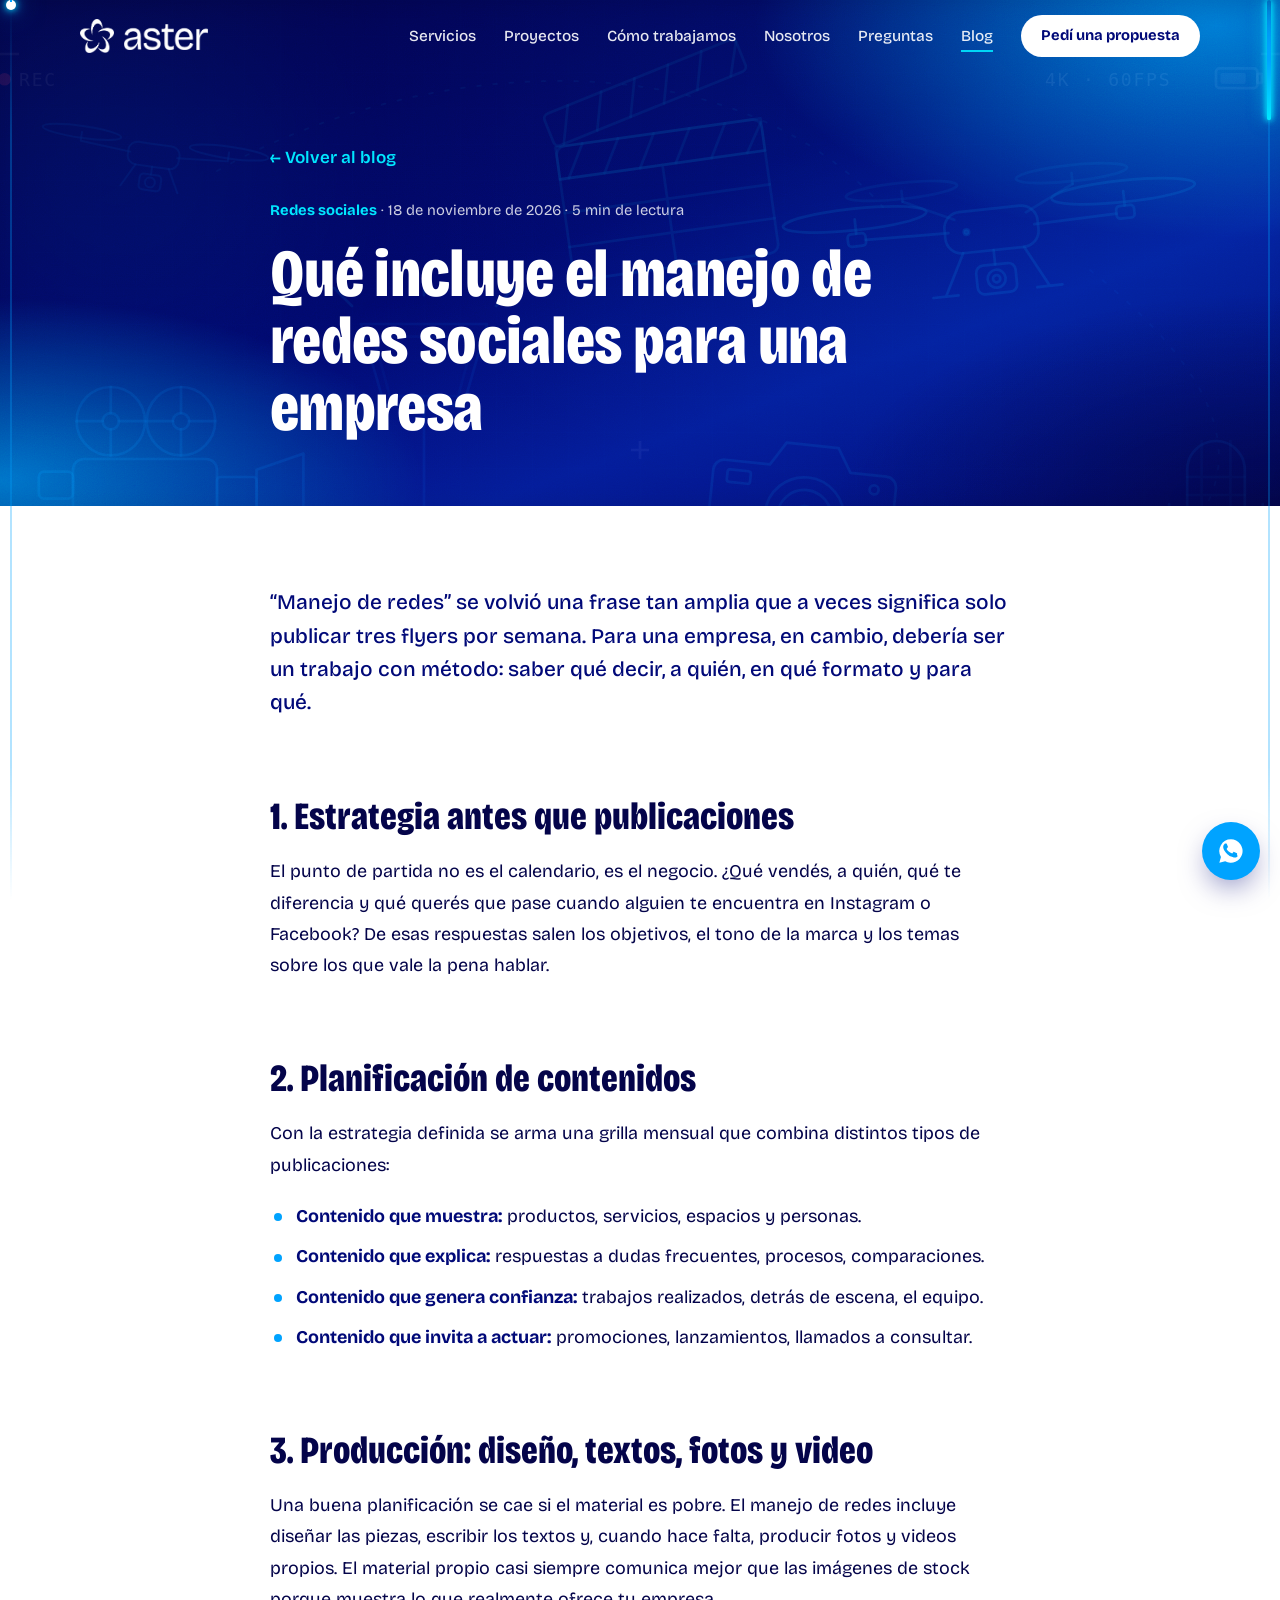
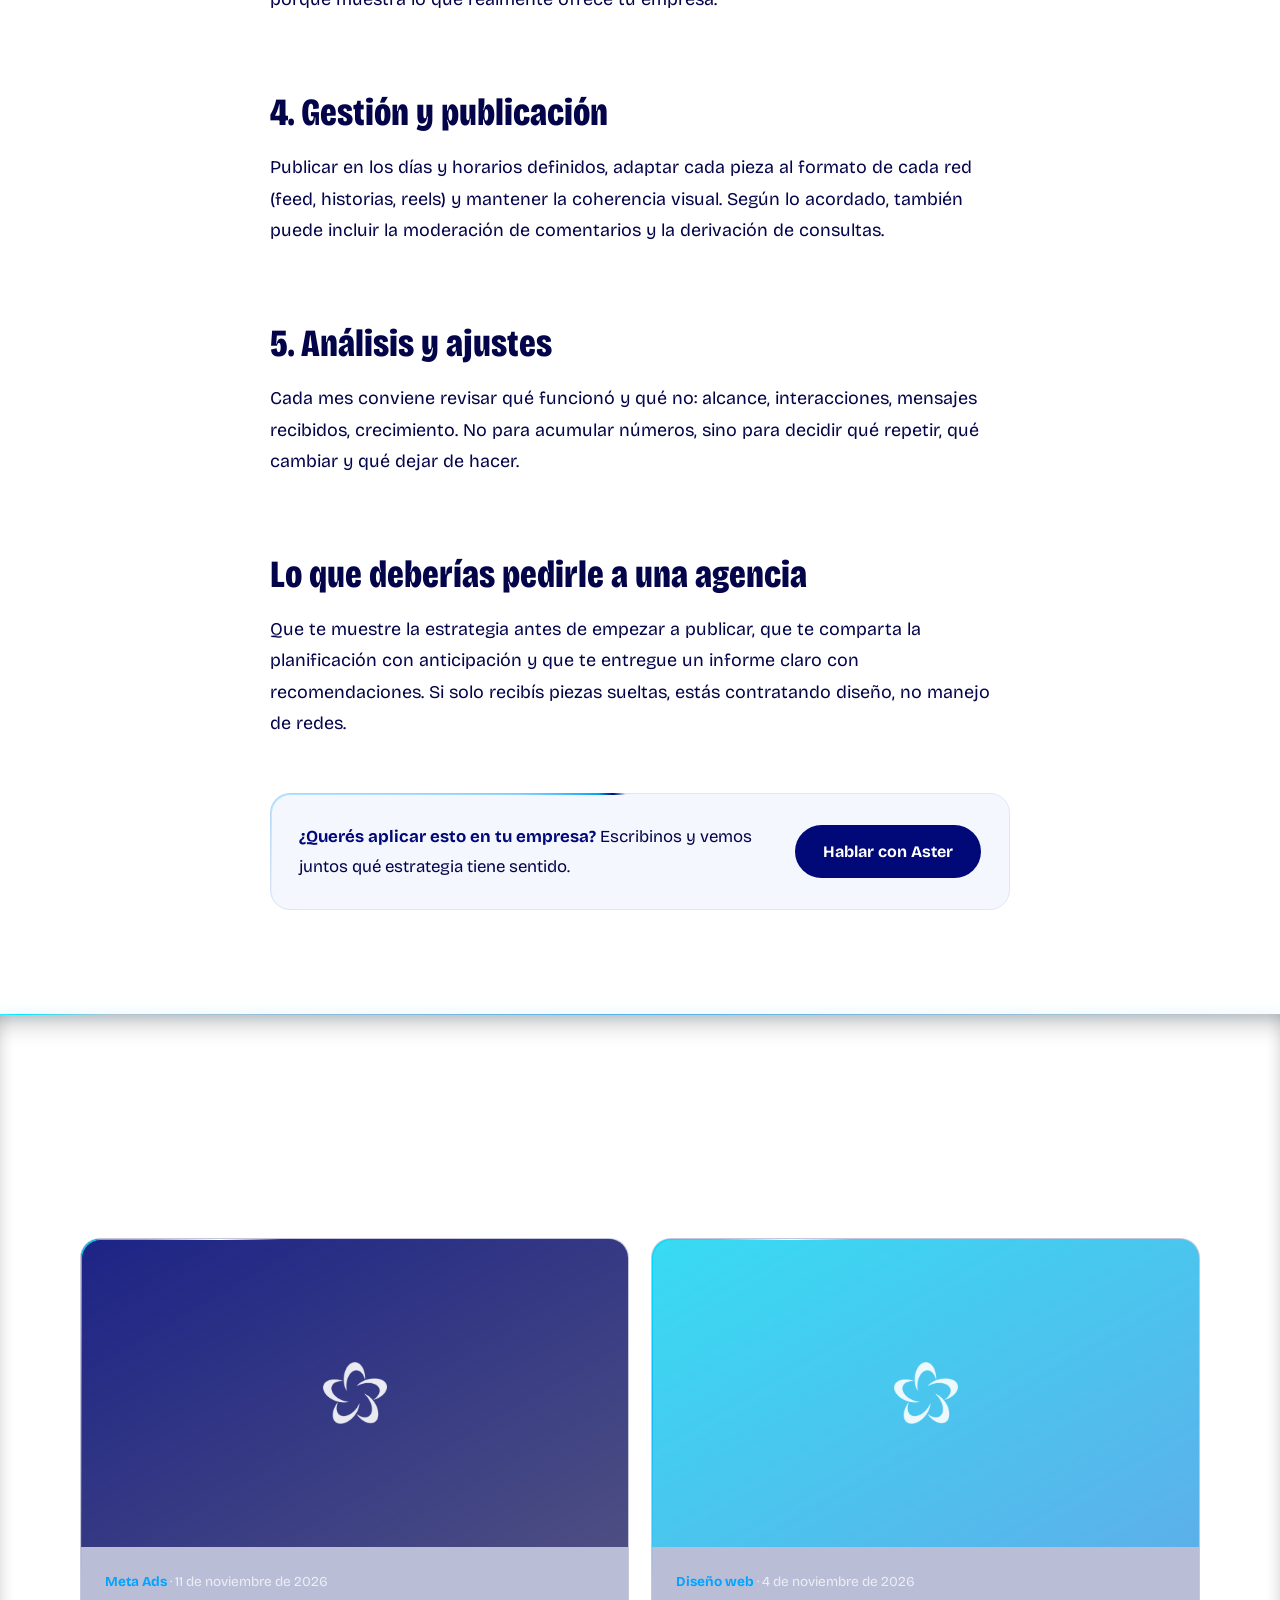
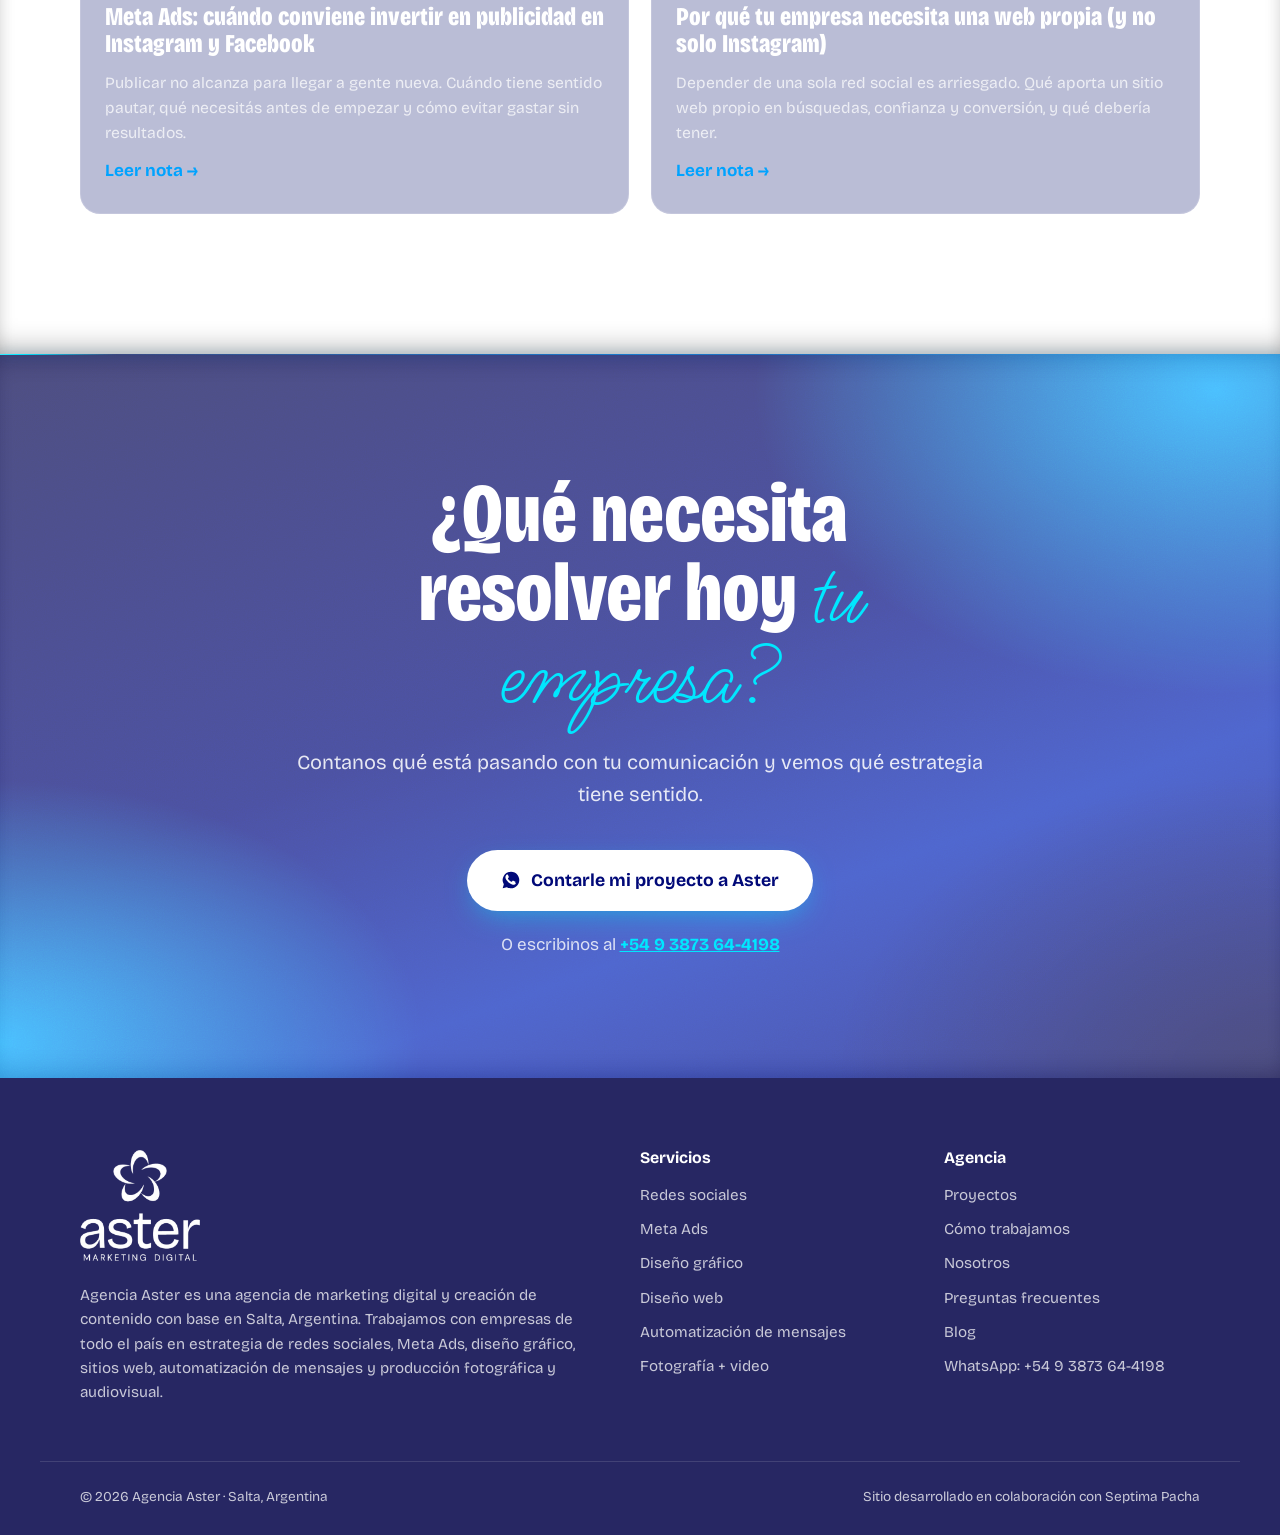
<file: blog/que-incluye-el-manejo-de-redes-sociales/index.html>
<!doctype html>
<html lang="es-AR">
<head>
  <meta charset="utf-8">
  <meta name="viewport" content="width=device-width, initial-scale=1">
  <title>Qué incluye el manejo de redes sociales para una empresa | Blog Agencia Aster</title>
  <meta name="description" content="Estrategia, contenido, gestión y análisis: qué hace realmente una agencia cuando se ocupa de las redes de tu empresa y qué deberías pedirle.">
  <meta name="theme-color" content="#04044A">
  <link rel="icon" type="image/png" href="../../assets/isotipo.png">
  <meta property="og:type" content="article">
  <meta property="og:title" content="Qué incluye el manejo de redes sociales para una empresa | Blog Agencia Aster">
  <meta property="og:description" content="Estrategia, contenido, gestión y análisis: qué hace realmente una agencia cuando se ocupa de las redes de tu empresa y qué deberías pedirle.">
  <meta property="og:locale" content="es_AR">
  <link rel="preconnect" href="https://fonts.googleapis.com">
  <link rel="preconnect" href="https://fonts.gstatic.com" crossorigin>
  <link href="https://fonts.googleapis.com/css2?family=Bricolage+Grotesque:opsz,wdth,wght@12..96,75..100,300..800&family=Ms+Madi&display=swap" rel="stylesheet">
  <link rel="stylesheet" href="../../styles.css">
  <link rel="stylesheet" href="../../fusion.css">
  <script type="application/ld+json">
  {"@context":"https://schema.org","@type":"BlogPosting","headline":"Qué incluye el manejo de redes sociales para una empresa",
    "description":"Estrategia, contenido, gestión y análisis: qué hace realmente una agencia cuando se ocupa de las redes de tu empresa y qué deberías pedirle.","datePublished":"2026-11-18","inLanguage":"es-AR",
    "author":{"@type":"Organization","name":"Agencia Aster"},"publisher":{"@type":"Organization","name":"Agencia Aster"}}
  </script>
</head>
<body>
  <a class="skip" href="#contenido">Saltar al contenido</a>

  <header class="header" id="top">
    <div class="container header__inner">
      <a href="../../index.html" class="brand" aria-label="Agencia Aster, inicio">
        <img src="../../assets/isotipo.png" alt="" class="brand__mark brand__mark--dark" width="36" height="35">
        <img src="../../assets/isotipo-white.png" alt="" class="brand__mark brand__mark--light" width="36" height="35">
        <img src="../../assets/wordmark.png" alt="Aster" class="brand__word brand__word--dark" width="92" height="27">
        <img src="../../assets/wordmark-white.png" alt="Aster" class="brand__word brand__word--light" width="92" height="27">
      </a>
      <nav class="nav" id="nav" aria-label="Principal">
        <a href="../../index.html#servicios">Servicios</a>
        <a href="../../index.html#proyectos">Proyectos</a>
        <a href="../../index.html#como-trabajamos">Cómo trabajamos</a>
        <a href="../../index.html#nosotros">Nosotros</a>
        <a href="../../index.html#preguntas">Preguntas</a>
        <a href="../../blog/index.html" aria-current="page">Blog</a>
        <a href="#" class="btn btn--primary btn--sm nav__cta js-whatsapp">Pedí una propuesta</a>
      </nav>
      <button class="menu-toggle" aria-expanded="false" aria-controls="nav" aria-label="Abrir menú"><span></span><span></span></button>
    </div>
  </header>

  <main id="contenido">
    <article>
      <header class="page-hero page-hero--post is-dark">
        <div class="hero__bg" aria-hidden="true"></div>
        <div class="container container--narrow">
          <a href="../index.html" class="back-link">← Volver al blog</a>
          <p class="post-meta"><span>Redes sociales</span> · <time datetime="2026-11-18">18 de noviembre de 2026</time> · 5 min de lectura</p>
          <h1 id="page-title" class="display display--post">Qué incluye el manejo de redes sociales para una empresa</h1>
        </div>
      </header>

      <div class="post-body">
      <div class="container container--narrow prose">
<p class="lead">“Manejo de redes” se volvió una frase tan amplia que a veces significa solo publicar tres flyers por semana. Para una empresa, en cambio, debería ser un trabajo con método: saber qué decir, a quién, en qué formato y para qué.</p>

<h2>1. Estrategia antes que publicaciones</h2>
<p>El punto de partida no es el calendario, es el negocio. ¿Qué vendés, a quién, qué te diferencia y qué querés que pase cuando alguien te encuentra en Instagram o Facebook? De esas respuestas salen los objetivos, el tono de la marca y los temas sobre los que vale la pena hablar.</p>

<h2>2. Planificación de contenidos</h2>
<p>Con la estrategia definida se arma una grilla mensual que combina distintos tipos de publicaciones:</p>
<ul>
  <li><strong>Contenido que muestra:</strong> productos, servicios, espacios y personas.</li>
  <li><strong>Contenido que explica:</strong> respuestas a dudas frecuentes, procesos, comparaciones.</li>
  <li><strong>Contenido que genera confianza:</strong> trabajos realizados, detrás de escena, el equipo.</li>
  <li><strong>Contenido que invita a actuar:</strong> promociones, lanzamientos, llamados a consultar.</li>
</ul>

<h2>3. Producción: diseño, textos, fotos y video</h2>
<p>Una buena planificación se cae si el material es pobre. El manejo de redes incluye diseñar las piezas, escribir los textos y, cuando hace falta, producir fotos y videos propios. El material propio casi siempre comunica mejor que las imágenes de stock porque muestra lo que realmente ofrece tu empresa.</p>

<h2>4. Gestión y publicación</h2>
<p>Publicar en los días y horarios definidos, adaptar cada pieza al formato de cada red (feed, historias, reels) y mantener la coherencia visual. Según lo acordado, también puede incluir la moderación de comentarios y la derivación de consultas.</p>

<h2>5. Análisis y ajustes</h2>
<p>Cada mes conviene revisar qué funcionó y qué no: alcance, interacciones, mensajes recibidos, crecimiento. No para acumular números, sino para decidir qué repetir, qué cambiar y qué dejar de hacer.</p>

<h2>Lo que deberías pedirle a una agencia</h2>
<p>Que te muestre la estrategia antes de empezar a publicar, que te comparta la planificación con anticipación y que te entregue un informe claro con recomendaciones. Si solo recibís piezas sueltas, estás contratando diseño, no manejo de redes.</p>

        <aside class="post-cta">
          <p><strong>¿Querés aplicar esto en tu empresa?</strong> Escribinos y vemos juntos qué estrategia tiene sentido.</p>
          <a href="#" class="btn btn--primary js-whatsapp">Hablar con Aster</a>
        </aside>
      </div>
      </div>
    </article>

    <section class="section related is-dark" aria-labelledby="related-title">
      <div class="container">
        <h2 id="related-title" class="h2 h2--sm">Seguí leyendo</h2>
        <div class="posts posts--two">
          <article class="post-card reveal">
            <a href="../meta-ads-cuando-conviene-invertir-en-publicidad/index.html" class="post-card__link">
              <div class="post-card__media ph ph--a" aria-hidden="true"><img src="../../assets/isotipo-white.png" alt=""></div>
              <div class="post-card__body">
                <p class="post-card__meta"><span>Meta Ads</span> · <time datetime="2026-11-11">11 de noviembre de 2026</time></p>
                <h3>Meta Ads: cuándo conviene invertir en publicidad en Instagram y Facebook</h3>
                <p>Publicar no alcanza para llegar a gente nueva. Cuándo tiene sentido pautar, qué necesitás antes de empezar y cómo evitar gastar sin resultados.</p>
                <span class="post-card__more">Leer nota <span aria-hidden="true">→</span></span>
              </div>
            </a>
          </article>
          <article class="post-card reveal">
            <a href="../por-que-tu-empresa-necesita-una-web-propia/index.html" class="post-card__link">
              <div class="post-card__media ph ph--c" aria-hidden="true"><img src="../../assets/isotipo-white.png" alt=""></div>
              <div class="post-card__body">
                <p class="post-card__meta"><span>Diseño web</span> · <time datetime="2026-11-04">4 de noviembre de 2026</time></p>
                <h3>Por qué tu empresa necesita una web propia (y no solo Instagram)</h3>
                <p>Depender de una sola red social es arriesgado. Qué aporta un sitio web propio en búsquedas, confianza y conversión, y qué debería tener.</p>
                <span class="post-card__more">Leer nota <span aria-hidden="true">→</span></span>
              </div>
            </a>
          </article>
        </div>
      </div>
    </section>

    <section class="cta cta--compact is-dark" aria-labelledby="cta-title">
      <div class="hero__bg" aria-hidden="true"></div>
      <div class="container cta__inner">
        <h2 id="cta-title" class="display display--md">¿Qué necesita resolver hoy <span class="script">tu empresa?</span></h2>
        <p class="hero__lead">Contanos qué está pasando con tu comunicación y vemos qué estrategia tiene sentido.</p>
        <a href="#" class="btn btn--light btn--lg js-whatsapp"><svg width="20" height="20" viewBox="0 0 24 24" aria-hidden="true"><path fill="currentColor" d="M12 2a10 10 0 0 0-8.6 15.1L2 22l5-1.3A10 10 0 1 0 12 2Zm5.8 14.2c-.2.7-1.4 1.3-2 1.4-.5 0-1.2.1-3.8-.9-3.2-1.3-5.2-4.6-5.4-4.8-.2-.2-1.3-1.7-1.3-3.3s.8-2.3 1.1-2.7c.3-.3.6-.4.8-.4h.6c.2 0 .4 0 .6.5l.9 2.1c.1.2.1.4 0 .6l-.4.6-.4.5c-.1.1-.3.3-.1.6.2.3.8 1.3 1.7 2.1 1.2 1 2.2 1.4 2.5 1.5.3.2.5.1.6-.1l.9-1c.2-.3.4-.2.6-.1l2 1c.3.1.5.2.5.3.1.2.1.7-.1 1.3Z"/></svg> Contarle mi proyecto a Aster</a>
        <p class="cta__phone">O escribinos al <a href="#" class="js-whatsapp">+54 9 3873 64-4198</a></p>
      </div>
    </section>
  </main>

  <footer class="footer">
    <div class="container footer__inner">
      <div class="footer__about">
        <img src="../../assets/logo-aster-white.png" alt="Aster Marketing Digital" width="140" height="130">
        <p>Agencia Aster es una agencia de marketing digital y creación de contenido con base en Salta, Argentina. Trabajamos con empresas de todo el país en estrategia de redes sociales, Meta Ads, diseño gráfico, sitios web, automatización de mensajes y producción fotográfica y audiovisual.</p>
      </div>
      <nav class="footer__nav" aria-label="Servicios">
        <h3>Servicios</h3>
        <a href="../../index.html#redes-sociales">Redes sociales</a>
        <a href="../../index.html#meta-ads">Meta Ads</a>
        <a href="../../index.html#diseno-grafico">Diseño gráfico</a>
        <a href="../../index.html#diseno-web">Diseño web</a>
        <a href="../../index.html#automatizaciones">Automatización de mensajes</a>
        <a href="../../index.html#fotografia-video">Fotografía + video</a>
      </nav>
      <nav class="footer__nav" aria-label="Agencia">
        <h3>Agencia</h3>
        <a href="../../index.html#proyectos">Proyectos</a>
        <a href="../../index.html#como-trabajamos">Cómo trabajamos</a>
        <a href="../../index.html#nosotros">Nosotros</a>
        <a href="../../index.html#preguntas">Preguntas frecuentes</a>
        <a href="../../blog/index.html">Blog</a>
        <a href="#" class="js-whatsapp">WhatsApp: +54 9 3873 64-4198</a>
      </nav>
    </div>
    <div class="container footer__bottom">
      <p>© <span id="year">2026</span> Agencia Aster · Salta, Argentina</p>
      <p>Sitio desarrollado en colaboración con Septima Pacha</p>
    </div>
  </footer>

  <a href="#" class="wa-float js-whatsapp" aria-label="Escribinos por WhatsApp"><svg width="28" height="28" viewBox="0 0 24 24" aria-hidden="true"><path fill="currentColor" d="M12 2a10 10 0 0 0-8.6 15.1L2 22l5-1.3A10 10 0 1 0 12 2Zm5.8 14.2c-.2.7-1.4 1.3-2 1.4-.5 0-1.2.1-3.8-.9-3.2-1.3-5.2-4.6-5.4-4.8-.2-.2-1.3-1.7-1.3-3.3s.8-2.3 1.1-2.7c.3-.3.6-.4.8-.4h.6c.2 0 .4 0 .6.5l.9 2.1c.1.2.1.4 0 .6l-.4.6-.4.5c-.1.1-.3.3-.1.6.2.3.8 1.3 1.7 2.1 1.2 1 2.2 1.4 2.5 1.5.3.2.5.1.6-.1l.9-1c.2-.3.4-.2.6-.1l2 1c.3.1.5.2.5.3.1.2.1.7-.1 1.3Z"/></svg></a>
  <script src="../../main.js" defer></script>
  <script src="../../fx.js" defer></script>
</body>
</html>
</file>
<file: styles.css>
/* ==========================================================
   Agencia Aster — estilos
   Paleta: blanco · cian · celeste · azul · azul noche
   Tipografías: Bricolage Grotesque (condensed 36 / regular) + Ms Madi
   ========================================================== */

:root {
  --white: #FFFFFF;
  --cyan: #00E7FF;
  --sky: #00A3FF;
  --blue: #010978;
  --night: #04044A;

  --ink: var(--night);
  --muted: #4A4F7D;
  --line: #E3E6F5;
  --surface: #F5F7FF;

  --font: "Bricolage Grotesque", system-ui, sans-serif;
  --script: "Ms Madi", cursive;

  --radius: 20px;
  --container: 1200px;
  --gutter: clamp(16px, 4vw, 40px);
  --header-h: 72px;
}

*, *::before, *::after { box-sizing: border-box; }
html { scroll-behavior: smooth; scroll-padding-top: var(--header-h); -webkit-text-size-adjust: 100%; }
body {
  margin: 0;
  font-family: var(--font);
  font-variation-settings: "wdth" 100, "opsz" 14;
  font-size: 17px;
  line-height: 1.6;
  color: var(--ink);
  background: var(--white);
  -webkit-font-smoothing: antialiased;
  overflow-x: hidden;
}
img { max-width: 100%; height: auto; display: block; }
a { color: inherit; }
h1, h2, h3 { margin: 0; line-height: 1.05; }
p { margin: 0; }
ul, ol { margin: 0; padding: 0; list-style: none; }

.container { width: 100%; max-width: var(--container); margin: 0 auto; padding: 0 var(--gutter); }

.skip { position: absolute; left: -999px; top: 8px; z-index: 100; background: var(--white); padding: 8px 14px; border-radius: 8px; }
.skip:focus { left: 8px; }
:focus-visible { outline: 3px solid var(--sky); outline-offset: 3px; border-radius: 6px; }

/* ---------- Tipografía ---------- */
.display, .h2 {
  font-weight: 800;
  font-variation-settings: "wdth" 75, "opsz" 36;
  letter-spacing: -0.01em;
}
.display { font-size: clamp(2.8rem, 8.2vw, 6.4rem); line-height: 0.95; }
.display--md { font-size: clamp(2.6rem, 7vw, 5.2rem); }
.h2 { font-size: clamp(2.3rem, 5.4vw, 4rem); line-height: 1; }
h3 { font-weight: 700; font-size: 1.3rem; font-variation-settings: "wdth" 100, "opsz" 24; }

.script {
  font-family: var(--script);
  font-weight: 400;
  font-variation-settings: normal;
  letter-spacing: 0;
  font-size: 1.12em;
  line-height: 0.8;
  color: var(--sky);
}
.hero .script, .cta .script, .ecosystem .script { color: var(--cyan); }

.eyebrow {
  display: inline-flex; align-items: center; gap: 10px;
  font-size: 0.8rem; font-weight: 700; letter-spacing: 0.16em; text-transform: uppercase;
  color: var(--sky);
  margin-bottom: 18px;
}
.eyebrow::before { content: ""; width: 22px; height: 2px; background: currentColor; }
.eyebrow--light { color: var(--cyan); }

/* ---------- Botones ---------- */
.btn {
  display: inline-flex; align-items: center; justify-content: center; gap: 10px;
  padding: 15px 26px; border-radius: 999px;
  font: inherit; font-weight: 700; font-size: 1rem; line-height: 1.2;
  text-decoration: none; border: 2px solid transparent; cursor: pointer;
  transition: transform .2s ease, background-color .2s ease, color .2s ease, box-shadow .2s ease;
}
.btn:hover { transform: translateY(-2px); }
.btn--primary { background: var(--blue); color: var(--white); }
.btn--primary:hover { background: var(--sky); }
.btn--light { background: var(--white); color: var(--blue); box-shadow: 0 10px 30px -10px rgba(0, 231, 255, .6); }
.btn--light:hover { background: var(--cyan); color: var(--night); }
.btn--ghost { color: var(--white); border-color: rgba(255,255,255,.5); }
.btn--ghost:hover { border-color: var(--white); background: rgba(255,255,255,.08); }
.btn--sm { padding: 10px 18px; font-size: .92rem; }
.btn--lg { padding: 18px 32px; font-size: 1.1rem; }

/* ---------- Header ---------- */
.header {
  position: fixed; inset: 0 0 auto 0; z-index: 50; height: var(--header-h);
  display: flex; align-items: center;
  transition: background-color .3s ease, box-shadow .3s ease;
  color: var(--white);
}
.header.is-scrolled { background: rgba(255,255,255,.94); backdrop-filter: blur(12px); box-shadow: 0 1px 0 var(--line); color: var(--ink); }
.header__inner { display: flex; align-items: center; justify-content: space-between; gap: 24px; }

.brand { display: flex; align-items: center; gap: 10px; text-decoration: none; }
.brand__mark { width: 34px; height: auto; }
.brand__word { width: 84px; height: auto; margin-top: 2px; }
.brand__mark--dark, .brand__word--dark { display: none; }
.header.is-scrolled .brand__mark--dark, .header.is-scrolled .brand__word--dark { display: block; }
.header.is-scrolled .brand__mark--light, .header.is-scrolled .brand__word--light { display: none; }

.nav { display: flex; align-items: center; gap: 28px; }
.nav a:not(.btn) { text-decoration: none; font-weight: 500; font-size: .96rem; opacity: .9; position: relative; }
.nav a:not(.btn)::after { content: ""; position: absolute; left: 0; right: 100%; bottom: -4px; height: 2px; background: var(--cyan); transition: right .25s ease; }
.nav a:not(.btn):hover::after { right: 0; }
.header:not(.is-scrolled) .nav__cta { background: var(--white); color: var(--blue); }
.header:not(.is-scrolled) .nav__cta:hover { background: var(--cyan); color: var(--night); }

.menu-toggle { display: none; width: 44px; height: 44px; border: 0; background: transparent; cursor: pointer; position: relative; color: inherit; }
.menu-toggle span { position: absolute; left: 10px; right: 10px; height: 2px; background: currentColor; transition: transform .25s ease, top .25s ease; }
.menu-toggle span:first-child { top: 17px; }
.menu-toggle span:last-child { top: 25px; }
.menu-toggle[aria-expanded="true"] span:first-child { top: 21px; transform: rotate(45deg); }
.menu-toggle[aria-expanded="true"] span:last-child { top: 21px; transform: rotate(-45deg); }

/* ---------- Fondo degradado de marca ---------- */
.hero__bg {
  position: absolute; inset: 0; z-index: -1; overflow: hidden;
  background:
    radial-gradient(60% 70% at 95% 5%, var(--sky) 0%, rgba(0,163,255,0) 60%),
    radial-gradient(55% 60% at 0% 95%, var(--sky) 0%, rgba(0,163,255,0) 60%),
    radial-gradient(50% 60% at 100% 100%, var(--night) 0%, rgba(4,4,74,0) 70%),
    linear-gradient(160deg, var(--night) 0%, var(--blue) 45%, #0626B8 70%, var(--blue) 100%);
}
.hero__bg::after { /* grano sutil como en la pieza de marca */
  content: ""; position: absolute; inset: 0; opacity: .18; mix-blend-mode: overlay;
  background-image: url("data:image/svg+xml,%3Csvg xmlns='http://www.w3.org/2000/svg' width='160' height='160'%3E%3Cfilter id='n'%3E%3CfeTurbulence type='fractalNoise' baseFrequency='.9' numOctaves='2' stitchTiles='stitch'/%3E%3C/filter%3E%3Crect width='100%25' height='100%25' filter='url(%23n)'/%3E%3C/svg%3E");
}

/* ---------- Hero ---------- */
.hero {
  position: relative; isolation: isolate; color: var(--white);
  min-height: 100svh; display: flex; align-items: center;
  padding: calc(var(--header-h) + 48px) 0 72px;
}
.hero__inner { max-width: 1100px; margin: 0 auto 0 0; margin-inline: auto; }
.hero h1 { max-width: 15ch; }
.hero__lead { max-width: 56ch; margin-top: 28px; font-size: clamp(1.05rem, 1.6vw, 1.25rem); color: rgba(255,255,255,.86); }
.hero__actions { display: flex; flex-wrap: wrap; gap: 14px; margin-top: 36px; }
.hero__geo { display: inline-flex; align-items: center; gap: 8px; margin-top: 40px; font-size: .95rem; color: var(--cyan); }

/* ---------- Confianza ---------- */
.trust { padding: 36px 0; border-bottom: 1px solid var(--line); }
.trust__label { text-align: center; font-size: .8rem; font-weight: 700; letter-spacing: .16em; text-transform: uppercase; color: var(--muted); margin-bottom: 22px; }
.marquee { display: flex; overflow: hidden; mask-image: linear-gradient(90deg, transparent, #000 10%, #000 90%, transparent); -webkit-mask-image: linear-gradient(90deg, transparent, #000 10%, #000 90%, transparent); }
.marquee__track { display: flex; flex-shrink: 0; gap: 64px; padding-right: 64px; animation: marquee 36s linear infinite; }
.marquee__track li {
  white-space: nowrap; font-weight: 800; font-size: 1.6rem; color: #B9BFDD;
  font-variation-settings: "wdth" 75, "opsz" 36; text-transform: uppercase;
}
@keyframes marquee { to { transform: translateX(-100%); } }

/* ---------- Secciones ---------- */
.section { padding: clamp(80px, 11vw, 140px) 0; }
.section__head { max-width: 760px; margin-bottom: clamp(40px, 6vw, 64px); }
.section__lead { margin-top: 18px; font-size: 1.1rem; color: var(--muted); max-width: 56ch; }

/* Dolores */
.pains__grid { display: grid; grid-template-columns: repeat(3, 1fr); gap: 18px; }
.pain {
  padding: 30px 28px; border-radius: var(--radius); background: var(--surface);
  border: 1px solid var(--line); transition: transform .25s ease, border-color .25s ease, background-color .25s ease;
}
.pain:hover { transform: translateY(-4px); border-color: var(--sky); background: var(--white); }
.pain__n { display: block; font-weight: 800; font-variation-settings: "wdth" 75, "opsz" 36; font-size: 1.1rem; color: var(--sky); margin-bottom: 14px; }
.pain p { font-size: 1.28rem; font-weight: 600; line-height: 1.3; }

/* Servicios */
.services { background: var(--surface); }
.services__grid { display: grid; grid-template-columns: repeat(3, 1fr); gap: 20px; }
.service {
  display: flex; flex-direction: column; gap: 14px;
  padding: 32px 28px; border-radius: var(--radius); background: var(--white); border: 1px solid var(--line);
  transition: transform .25s ease, box-shadow .25s ease;
}
.service:hover { transform: translateY(-4px); box-shadow: 0 24px 50px -24px rgba(1, 9, 120, .35); }
.service__icon {
  width: 52px; height: 52px; border-radius: 14px; display: grid; place-items: center;
  background: linear-gradient(135deg, var(--sky), var(--blue)); color: var(--white);
}
.service__icon svg { width: 26px; height: 26px; fill: none; stroke: currentColor; stroke-width: 1.7; stroke-linecap: round; stroke-linejoin: round; }
.service h3 { font-size: 1.45rem; margin-top: 6px; }
.service__pain { color: var(--muted); }
.service__offer { font-weight: 600; color: var(--blue); padding-top: 14px; border-top: 1px solid var(--line); }
.service__link { margin-top: auto; padding-top: 6px; font-weight: 700; text-decoration: none; color: var(--sky); }
.service__link span { display: inline-block; transition: transform .2s ease; }
.service__link:hover span { transform: translateX(4px); }

/* Ecosistema */
.ecosystem { position: relative; background: var(--night); color: var(--white); overflow: hidden; }
.ecosystem::before {
  content: ""; position: absolute; width: 700px; height: 700px; right: -200px; top: -250px; border-radius: 50%;
  background: radial-gradient(circle, rgba(0,163,255,.45), rgba(0,163,255,0) 65%);
}
.ecosystem__inner { position: relative; display: grid; grid-template-columns: 1fr 1fr; gap: clamp(40px, 6vw, 96px); align-items: center; }
.ecosystem__copy p:not(.eyebrow) { margin-top: 24px; color: rgba(255,255,255,.8); font-size: 1.12rem; max-width: 48ch; }
.flow { counter-reset: flow; display: grid; gap: 10px; }
.flow li {
  counter-increment: flow; position: relative;
  display: flex; align-items: center; gap: 18px;
  padding: 16px 22px; border-radius: 14px;
  background: rgba(255,255,255,.06); border: 1px solid rgba(255,255,255,.12);
  font-weight: 700; font-size: 1.15rem;
}
.flow li::before { content: "0" counter(flow); font-size: .85rem; color: var(--cyan); font-weight: 700; }
.flow li:not(:last-child)::after {
  content: ""; position: absolute; left: 34px; bottom: -11px; width: 2px; height: 10px; background: var(--sky);
}
.flow li:nth-child(1) { margin-left: 0; }
.flow li:nth-child(2) { margin-left: 4%; }
.flow li:nth-child(3) { margin-left: 8%; }
.flow li:nth-child(4) { margin-left: 12%; }
.flow li:nth-child(5) { margin-left: 16%; }
.flow li:nth-child(6) { margin-left: 20%; background: linear-gradient(90deg, var(--sky), var(--blue)); border-color: transparent; }
.flow li:nth-child(6)::before { color: var(--white); }

/* Proceso */
.steps { display: grid; grid-template-columns: repeat(5, 1fr); gap: 18px; position: relative; }
.steps::before { content: ""; position: absolute; top: 28px; left: 28px; right: 28px; height: 2px; background: linear-gradient(90deg, var(--cyan), var(--sky), var(--blue)); }
.step { position: relative; }
.step__n {
  display: grid; place-items: center; width: 56px; height: 56px; border-radius: 50%;
  background: var(--white); border: 2px solid var(--sky); color: var(--blue);
  font-weight: 800; font-size: 1.4rem; font-variation-settings: "wdth" 75, "opsz" 36; margin-bottom: 22px; position: relative;
}
.step:last-child .step__n { background: var(--blue); border-color: var(--blue); color: var(--white); }
.step h3 { font-size: 1.35rem; margin-bottom: 8px; }
.step p { color: var(--muted); font-size: .98rem; }

/* Proyectos */
.projects { background: var(--surface); }
.cases { display: grid; gap: 28px; }
.case {
  display: grid; grid-template-columns: 1.05fr 1fr; gap: clamp(24px, 4vw, 56px); align-items: center;
  padding: clamp(18px, 2.5vw, 28px); border-radius: calc(var(--radius) + 8px); background: var(--white); border: 1px solid var(--line);
}
.case:nth-child(even) .case__media { order: 2; }
.case__media { display: grid; grid-template-columns: 1.4fr 1fr; grid-template-rows: 1fr 1fr; gap: 12px; aspect-ratio: 4 / 3.2; }
.ph { border-radius: 14px; }
.ph:first-child { grid-row: span 2; }
.ph--a { background: linear-gradient(150deg, var(--blue), var(--night)); }
.ph--b { background: linear-gradient(150deg, var(--sky), var(--blue)); }
.ph--c { background: linear-gradient(150deg, var(--cyan), var(--sky)); }
.case__body { padding: 8px 8px 8px 0; }
.case__meta { font-size: .88rem; color: var(--muted); margin-bottom: 12px; }
.case__meta span { font-weight: 700; color: var(--sky); }
.case h3 { font-size: clamp(1.5rem, 2.6vw, 2.1rem); font-weight: 800; font-variation-settings: "wdth" 75, "opsz" 36; line-height: 1.05; }
.case__facts { margin: 24px 0; display: grid; gap: 14px; }
.case__facts div { display: grid; grid-template-columns: 130px 1fr; gap: 12px; padding-bottom: 14px; border-bottom: 1px solid var(--line); }
.case__facts dt { font-weight: 700; font-size: .9rem; color: var(--blue); }
.case__facts dd { margin: 0; color: var(--muted); }
.tags { display: flex; flex-wrap: wrap; gap: 8px; }
.tags li { padding: 6px 12px; border-radius: 999px; font-size: .82rem; font-weight: 600; background: rgba(0,163,255,.1); color: var(--blue); }

/* Equipo */
.team__grid { display: grid; grid-template-columns: repeat(4, 1fr); gap: 20px; }
.member__photo {
  aspect-ratio: 4 / 5; border-radius: var(--radius); margin-bottom: 16px; position: relative; overflow: hidden;
  background: linear-gradient(170deg, var(--surface), #DDE3FA);
}
.member__photo::after {
  content: ""; position: absolute; inset: 0; background: url("assets/isotipo.png") center / 30% no-repeat; opacity: .12;
}
.member h3 { font-size: 1.2rem; }
.member p { color: var(--sky); font-weight: 600; font-size: .95rem; }

/* Testimonios */
.testimonials { padding-top: 0; }
.quotes { display: grid; grid-template-columns: repeat(3, 1fr); gap: 20px; }
.quote { margin: 0; padding: 32px 28px; border-radius: var(--radius); border: 1px solid var(--line); display: flex; flex-direction: column; justify-content: space-between; gap: 28px; position: relative; }
.quote::before { content: "“"; position: absolute; top: 6px; right: 22px; font-family: var(--script); font-size: 5rem; line-height: 1; color: var(--cyan); }
.quote blockquote { margin: 0; font-size: 1.15rem; font-weight: 500; line-height: 1.45; }
.quote figcaption { font-size: .92rem; color: var(--muted); }
.quote figcaption strong { color: var(--ink); }

/* FAQ */
.faq { background: var(--surface); }
.faq__inner { display: grid; grid-template-columns: 1fr 1.6fr; gap: clamp(32px, 6vw, 80px); align-items: start; }
.faq .section__head { position: sticky; top: calc(var(--header-h) + 24px); }
.faq__list { display: grid; gap: 12px; }
.faq details { background: var(--white); border: 1px solid var(--line); border-radius: 16px; transition: border-color .2s ease; }
.faq details[open] { border-color: var(--sky); }
.faq summary {
  cursor: pointer; list-style: none; padding: 20px 56px 20px 24px; position: relative;
  font-weight: 700; font-size: 1.08rem;
}
.faq summary::-webkit-details-marker { display: none; }
.faq summary::after {
  content: "+"; position: absolute; right: 20px; top: 50%; transform: translateY(-50%);
  width: 28px; height: 28px; border-radius: 50%; display: grid; place-items: center;
  background: var(--surface); color: var(--blue); font-size: 1.2rem; transition: transform .25s ease, background-color .25s ease;
}
.faq details[open] summary::after { transform: translateY(-50%) rotate(45deg); background: var(--cyan); }
.faq details p { padding: 0 24px 22px; color: var(--muted); }

/* CTA final */
.cta { position: relative; isolation: isolate; color: var(--white); padding: clamp(96px, 13vw, 160px) 0; text-align: center; }
.cta__inner { display: flex; flex-direction: column; align-items: center; }
.cta__mark { width: 64px; margin-bottom: 28px; }
.cta h2 { max-width: 16ch; }
.cta .hero__lead { margin-inline: auto; margin-bottom: 40px; }

/* Footer */
.footer { background: var(--night); color: rgba(255,255,255,.75); padding: 72px 0 28px; font-size: .95rem; }
.footer__inner { display: grid; grid-template-columns: 2fr 1fr 1fr; gap: 48px; }
.footer__about img { width: 120px; margin-bottom: 22px; }
.footer__about p { max-width: 52ch; }
.footer__nav { display: flex; flex-direction: column; gap: 10px; }
.footer__nav h3 { color: var(--white); font-size: 1rem; margin-bottom: 6px; }
.footer__nav a { text-decoration: none; }
.footer__nav a:hover { color: var(--cyan); }
.footer__bottom { display: flex; flex-wrap: wrap; justify-content: space-between; gap: 12px; margin-top: 56px; padding-top: 24px; border-top: 1px solid rgba(255,255,255,.12); font-size: .85rem; }

/* WhatsApp flotante */
.wa-float {
  position: fixed; right: 20px; bottom: 20px; z-index: 60;
  width: 58px; height: 58px; border-radius: 50%; display: grid; place-items: center;
  background: var(--sky); color: var(--white); box-shadow: 0 12px 30px -8px rgba(1,9,120,.55);
  transition: transform .2s ease, background-color .2s ease;
}
.wa-float:hover { transform: scale(1.06); background: var(--blue); }

/* Animación de entrada */
.reveal { opacity: 0; transform: translateY(24px); transition: opacity .7s ease, transform .7s ease; }
.reveal.is-visible { opacity: 1; transform: none; }
.no-js .reveal { opacity: 1; transform: none; }

@media (prefers-reduced-motion: reduce) {
  html { scroll-behavior: auto; }
  .reveal { opacity: 1; transform: none; transition: none; }
  .marquee__track { animation: none; }
}

/* ---------- Blog ---------- */
.section__head--row { max-width: none; display: flex; flex-wrap: wrap; align-items: flex-end; justify-content: space-between; gap: 24px; }
.posts { display: grid; grid-template-columns: repeat(3, 1fr); gap: 22px; }
.posts--two { grid-template-columns: repeat(2, 1fr); }
.post-card { border-radius: var(--radius); background: var(--white); border: 1px solid var(--line); overflow: hidden; transition: transform .25s ease, box-shadow .25s ease; }
.post-card:hover { transform: translateY(-4px); box-shadow: 0 24px 50px -24px rgba(1, 9, 120, .35); }
.post-card__link { display: flex; flex-direction: column; height: 100%; text-decoration: none; }
.post-card__media { aspect-ratio: 16 / 9; border-radius: 0; display: grid; place-items: center; }
.post-card__media img { width: 64px; opacity: .9; }
.post-card__body { display: flex; flex-direction: column; gap: 12px; padding: 24px 24px 28px; flex: 1; }
.post-card__meta { font-size: .85rem; color: var(--muted); }
.post-card__meta span { color: var(--sky); font-weight: 700; }
.post-card h3 { font-size: 1.6rem; font-weight: 800; font-variation-settings: "wdth" 75, "opsz" 36; line-height: 1.05; }
.post-card__body > p:not(.post-card__meta) { color: var(--muted); font-size: .98rem; }
.post-card__more { margin-top: auto; font-weight: 700; color: var(--sky); }
.blog-teaser { padding-top: 0; }

.page-hero { position: relative; isolation: isolate; color: var(--white); padding: calc(var(--header-h) + 72px) 0 80px; }
.page-hero h1 { max-width: 18ch; }
.page-hero--post { padding-bottom: 64px; }
.container--narrow { max-width: 820px; }
.display--post { font-size: clamp(2.4rem, 5.6vw, 4.2rem); line-height: 1; max-width: none !important; }
.back-link { display: inline-block; margin-bottom: 28px; text-decoration: none; font-weight: 600; color: var(--cyan); }
.back-link:hover { text-decoration: underline; }
.post-meta { font-size: .92rem; color: rgba(255,255,255,.8); margin-bottom: 18px; }
.post-meta span { color: var(--cyan); font-weight: 700; }

.prose { padding-top: clamp(48px, 7vw, 80px); padding-bottom: 24px; font-size: 1.12rem; line-height: 1.75; }
.prose > * + * { margin-top: 1.1em; }
.prose .lead { font-size: 1.3rem; line-height: 1.6; font-weight: 500; color: var(--blue); }
.prose h2 { margin-top: 2em; font-size: clamp(1.8rem, 3.4vw, 2.4rem); font-weight: 800; font-variation-settings: "wdth" 75, "opsz" 36; line-height: 1.05; }
.prose ul, .prose ol { padding-left: 1.3em; }
.prose ul { list-style: none; padding-left: 0; }
.prose ul li { position: relative; padding-left: 26px; }
.prose ul li::before { content: ""; position: absolute; left: 4px; top: .7em; width: 8px; height: 8px; border-radius: 50%; background: var(--sky); }
.prose ol { list-style: decimal; }
.prose ol li::marker { color: var(--sky); font-weight: 700; }
.prose li + li { margin-top: .5em; }
.prose strong { color: var(--blue); }
.post-cta { margin-top: 3em !important; padding: 28px; border-radius: var(--radius); background: var(--surface); border: 1px solid var(--line); display: flex; flex-wrap: wrap; align-items: center; justify-content: space-between; gap: 18px; }
.post-cta p { flex: 1 1 320px; font-size: 1.05rem; }
.related { background: var(--surface); margin-top: clamp(48px, 7vw, 80px); }
.h2--sm { font-size: clamp(2rem, 4vw, 3rem); margin-bottom: 36px; }
.cta--compact { padding: clamp(80px, 10vw, 120px) 0; }
.cta__phone { margin-top: 20px; color: rgba(255,255,255,.8); }
.cta__phone a { color: var(--cyan); font-weight: 700; }
.nav a[aria-current="page"]::after { right: 0; }

@media (max-width: 1080px) { .posts { grid-template-columns: repeat(2, 1fr); } }
@media (max-width: 700px) { .posts, .posts--two { grid-template-columns: 1fr; } }

/* ---------- Responsive ---------- */
@media (max-width: 1080px) {
  .services__grid, .pains__grid, .quotes { grid-template-columns: repeat(2, 1fr); }
  .team__grid { grid-template-columns: repeat(2, 1fr); }
  .steps { grid-template-columns: 1fr; gap: 0; }
  .steps::before { top: 28px; bottom: 28px; left: 27px; right: auto; width: 2px; height: auto; background: linear-gradient(180deg, var(--cyan), var(--sky), var(--blue)); }
  .step { display: grid; grid-template-columns: 56px 1fr; column-gap: 22px; padding-bottom: 28px; }
  .step__n { grid-row: span 2; margin-bottom: 0; }
  .step h3 { align-self: end; margin-top: 4px; }
}

@media (max-width: 900px) {
  .menu-toggle { display: block; }
  .nav {
    position: fixed; inset: var(--header-h) 0 auto 0; flex-direction: column; align-items: stretch; gap: 0;
    background: var(--white); color: var(--ink); padding: 8px var(--gutter) 24px;
    box-shadow: 0 20px 30px -20px rgba(4,4,74,.3);
    transform: translateY(-12px); opacity: 0; visibility: hidden; transition: all .25s ease;
  }
  .nav.is-open { transform: none; opacity: 1; visibility: visible; }
  .nav a:not(.btn) { padding: 14px 0; border-bottom: 1px solid var(--line); font-size: 1.05rem; }
  .nav a:not(.btn)::after { display: none; }
  .nav .nav__cta, .header:not(.is-scrolled) .nav .nav__cta { margin-top: 18px; background: var(--blue); color: var(--white); padding: 14px; }
  .header.menu-open { background: var(--white); color: var(--ink); }
  .header.menu-open .brand__mark--dark, .header.menu-open .brand__word--dark { display: block; }
  .header.menu-open .brand__mark--light, .header.menu-open .brand__word--light { display: none; }

  .ecosystem__inner, .case, .faq__inner { grid-template-columns: 1fr; }
  .case:nth-child(even) .case__media { order: 0; }
  .faq .section__head { position: static; }
  .footer__inner { grid-template-columns: 1fr 1fr; }
  .footer__about { grid-column: 1 / -1; }
}

@media (max-width: 600px) {
  body { font-size: 16px; }
  .services__grid, .pains__grid, .quotes { grid-template-columns: 1fr; }
  .hero__actions .btn { width: 100%; }
  .flow li { margin-left: 0 !important; }
  .case__facts div { grid-template-columns: 1fr; gap: 4px; }
  .footer__inner { grid-template-columns: 1fr; }
  .marquee__track li { font-size: 1.3rem; }
}
</file>
<file: fusion.css>
/* ==========================================================
   Agencia Aster — Estilo fusión
   Une el estilo claro original (blanco, limpio) con el tema
   "Producción" (fondo fijo con dron y equipo de grabación,
   recuadros de vidrio y luces LED).

   Cómo funciona: el fondo de producción queda fijo detrás de
   toda la página. Las secciones claras son blancas y lo tapan;
   las secciones con la clase .is-dark son transparentes y lo
   dejan ver como "ventanas" mientras se hace scroll.
   Se carga después de styles.css.
   ========================================================== */

@property --led { syntax: "<angle>"; inherits: false; initial-value: 0deg; }

:root {
  /* LED en secciones claras */
  --led-1: rgba(0, 163, 255, .35);
  --led-2: var(--sky);
  --led-3: var(--blue);
  --led-shadow: rgba(0, 163, 255, .55);
  --spot: rgba(0, 163, 255, .10);
  --glow: 0 0 6px var(--cyan), 0 0 18px rgba(0, 231, 255, .55);
}

/* ---------- Fondo fijo de producción ---------- */
.scene {
  position: fixed; inset: 0; z-index: -2; pointer-events: none;
  background: var(--night) url("assets/bg-produccion.svg") center / cover no-repeat;
}
.scene::after {
  content: ""; position: absolute; inset: 0;
  background: radial-gradient(120% 80% at 50% 40%, rgba(4,4,74,.1), rgba(4,4,74,.5));
}
.scene__orb {
  position: absolute; width: 46vmax; height: 46vmax; border-radius: 50%; filter: blur(60px); opacity: .35;
  background: radial-gradient(circle, var(--sky), transparent 65%);
  animation: orb 22s ease-in-out infinite alternate;
}
.scene__orb--1 { left: -14vmax; top: -10vmax; }
.scene__orb--2 { right: -12vmax; bottom: -16vmax; background: radial-gradient(circle, var(--cyan), transparent 65%); opacity: .2; animation-duration: 28s; animation-direction: alternate-reverse; }
@keyframes orb { to { transform: translate(18vw, 22vh) scale(1.15); } }

/* ---------- Secciones claras (tapan el fondo) ---------- */
.section, .trust, .post-body { position: relative; background: var(--white); }
.process, .team { background: linear-gradient(180deg, var(--white), var(--surface)); }
.testimonials { background: var(--surface); }
.blog-teaser { background: var(--surface); }

/* ---------- Secciones oscuras (ventanas al fondo fijo) ---------- */
.is-dark {
  --ink: #FFFFFF;
  --muted: rgba(255, 255, 255, .74);
  --line: rgba(255, 255, 255, .14);
  --surface: rgba(255, 255, 255, .06);
  --led-1: rgba(0, 163, 255, .6);
  --led-2: var(--cyan);
  --led-3: #FFFFFF;
  --led-shadow: var(--cyan);
  --spot: rgba(0, 231, 255, .16);
  position: relative;
  color: var(--ink);
  background: transparent !important;
  box-shadow: inset 0 18px 30px -18px rgba(0, 0, 0, .45), inset 0 -18px 30px -18px rgba(0, 0, 0, .45);
}
.is-dark .eyebrow { color: var(--cyan); }
.is-dark .script { color: var(--cyan); animation: neon 4s ease-in-out infinite; }
@keyframes neon { 0%, 100% { text-shadow: 0 0 10px rgba(0,231,255,.45); } 50% { text-shadow: 0 0 22px rgba(0,231,255,.9), 0 0 40px rgba(0,163,255,.5); } }
.ecosystem::before { opacity: .6; }
.hero .hero__bg { opacity: .55; }
.cta .hero__bg, .page-hero .hero__bg { opacity: .7; }

/* Recuadros de vidrio en secciones oscuras */
.is-dark :is(.pain, .service, .case, .quote, .post-card, details, .post-cta, .flow li, .member__photo) {
  background-color: rgba(10, 18, 110, .28);
  border: 1px solid var(--line);
  backdrop-filter: blur(14px) saturate(140%);
  -webkit-backdrop-filter: blur(14px) saturate(140%);
}
.is-dark :is(.service, .post-card, .quote):hover { background-color: rgba(20, 40, 160, .35); border-color: rgba(0, 231, 255, .4); box-shadow: 0 0 0 1px rgba(0,231,255,.15), 0 24px 60px -20px rgba(0, 163, 255, .55); }
.is-dark :is(.service__offer, .case__facts dt) { color: var(--cyan); }
.is-dark .tags li { background: rgba(0, 231, 255, .12); color: var(--white); border: 1px solid rgba(0,231,255,.25); }
.is-dark .faq details[open], .faq.is-dark details[open] { border-color: rgba(0, 231, 255, .55); }
.faq.is-dark summary::after { background: rgba(255,255,255,.1); color: var(--white); }
.faq.is-dark details[open] summary::after { color: var(--night); background: var(--cyan); }
.is-dark .ph--a { background: linear-gradient(150deg, rgba(1,9,120,.85), rgba(4,4,74,.6)); }
.is-dark .ph--b { background: linear-gradient(150deg, rgba(0,163,255,.75), rgba(1,9,120,.6)); }
.is-dark .ph--c { background: linear-gradient(150deg, rgba(0,231,255,.7), rgba(0,163,255,.5)); }
.is-dark .btn--primary { background: linear-gradient(90deg, var(--sky), #1268FF); box-shadow: 0 0 0 1px rgba(0,231,255,.35), 0 10px 30px -10px rgba(0,163,255,.8); }
.is-dark .btn--primary:hover { background: var(--cyan); color: var(--night); }

/* Footer oscuro translúcido */
.footer { position: relative; background: rgba(4, 4, 74, .86); backdrop-filter: blur(10px); -webkit-backdrop-filter: blur(10px); }

/* ---------- Pasos del proceso (sección clara con LED) ---------- */
.step__n { box-shadow: 0 0 0 4px rgba(0, 163, 255, .12), 0 0 14px rgba(0, 163, 255, .35); }

/* ---------- LED: borde de luz que recorre cada recuadro ---------- */
:is(.pain, .service, .case, .quote, .post-card, .faq details, .post-cta) { position: relative; }
:is(.pain, .service, .case, .post-card, .faq details, .post-cta)::before, .quote::after {
  content: ""; position: absolute; inset: -1px; border-radius: inherit; padding: 1.5px; pointer-events: none; z-index: 1;
  background: conic-gradient(from var(--led), transparent 0 72%, var(--led-1) 82%, var(--led-2) 90%, var(--led-3) 93%, transparent 96%);
  -webkit-mask: linear-gradient(#000 0 0) content-box, linear-gradient(#000 0 0);
  -webkit-mask-composite: xor; mask-composite: exclude;
  filter: drop-shadow(0 0 4px var(--led-shadow));
  animation: led-spin 6s linear infinite;
}
:is(.pain, .service, .post-card):nth-child(2n)::before { animation-delay: -2s; }
:is(.pain, .service, .post-card):nth-child(3n)::before { animation-delay: -4s; }
.faq details:nth-child(2n)::before { animation-delay: -3s; }
@keyframes led-spin { to { --led: 360deg; } }

/* Luz que sigue al cursor dentro de los recuadros */
:is(.pain, .service, .post-card, .quote) { background-image: radial-gradient(260px circle at var(--mx, -300px) var(--my, -300px), var(--spot), transparent 60%); }

/* ---------- LED: línea de luz que cruza cada sección ---------- */
:is(.section, .trust, .cta)::after {
  content: ""; position: absolute; left: 0; right: 0; top: 0; height: 1px; pointer-events: none;
  background:
    linear-gradient(90deg, transparent, var(--led-2), var(--led-3), var(--led-2), transparent) -30% 0 / 30% 100% no-repeat,
    linear-gradient(90deg, transparent, var(--led-1), transparent);
  box-shadow: 0 0 12px var(--led-1);
  animation: led-sweep 7s linear infinite;
}
.section:nth-of-type(2n)::after { animation-direction: reverse; animation-duration: 9s; }
@keyframes led-sweep { from { background-position: -30% 0, 0 0; } to { background-position: 130% 0, 0 0; } }

/* ---------- LED: rieles laterales y barra de progreso ---------- */
.led-rail {
  position: fixed; top: 0; bottom: 0; width: 2px; z-index: 40; pointer-events: none;
  background: linear-gradient(180deg, transparent, rgba(0,163,255,.3) 15%, rgba(0,163,255,.3) 85%, transparent);
}
.led-rail--l { left: 10px; }
.led-rail--r { right: 10px; }
.led-rail--r::before, .led-rail--r::after {
  content: ""; position: absolute; left: -1px; width: 4px; height: 120px; border-radius: 4px;
  background: linear-gradient(180deg, transparent, var(--sky), var(--cyan));
  box-shadow: var(--glow); animation: rail-run 5s linear infinite;
}
.led-rail--r::after { animation-delay: -2.5s; }
@keyframes rail-run { from { top: -140px; } to { top: 100%; } }
.led-rail__runner {
  position: absolute; left: -4px; width: 10px; height: 10px; border-radius: 50%;
  top: calc(var(--p, 0) * (100% - 10px));
  background: #FFFFFF; box-shadow: 0 0 6px var(--cyan), 0 0 14px var(--sky), 0 0 30px var(--sky);
}
.led-rail__runner::before {
  content: ""; position: absolute; left: 4px; bottom: 8px; width: 2px; height: 90px;
  background: linear-gradient(0deg, var(--sky), transparent);
}
.scroll-led {
  position: fixed; left: 0; top: 0; height: 3px; width: 100%; z-index: 70; pointer-events: none;
  transform-origin: 0 50%; transform: scaleX(var(--p, 0));
  background: linear-gradient(90deg, var(--blue), var(--sky), var(--cyan));
  box-shadow: 0 0 8px var(--cyan), 0 0 20px rgba(0,231,255,.6);
}

/* ---------- Hero: dron animado ---------- */
.hero { overflow: hidden; }
.hero-drone {
  position: absolute; right: max(2vw, calc((100vw - 1200px) / 2 - 40px)); top: 22%;
  width: min(31vw, 440px); z-index: 0; pointer-events: none;
  animation: drone-float 6s ease-in-out infinite;
  filter: drop-shadow(0 0 18px rgba(0, 231, 255, .45));
}
.hero-drone .prop { transform-box: fill-box; transform-origin: center; animation: prop-spin .18s linear infinite; }
.hero-drone .prop:nth-of-type(2n) { animation-direction: reverse; }
.hero-drone .beam { transform-box: fill-box; transform-origin: 50% 0; animation: beam 3s ease-in-out infinite; }
.hero-drone .led-dot { animation: blink 1.2s steps(2, jump-none) infinite; }
.hero-drone .led-dot:nth-of-type(2n) { animation-delay: .6s; }
@keyframes drone-float { 0%, 100% { transform: translate(0, 0) rotate(-3deg); } 50% { transform: translate(-18px, -26px) rotate(2deg); } }
@keyframes prop-spin { 0% { transform: scaleX(1); } 50% { transform: scaleX(.15); } 100% { transform: scaleX(1); } }
@keyframes beam { 0%, 100% { opacity: .25; transform: scaleY(.9); } 50% { opacity: .55; transform: scaleY(1.05); } }
@keyframes blink { 0% { opacity: 1; } 100% { opacity: .15; } }
.hero__inner { position: relative; z-index: 1; }
@media (min-width: 901px) { .hero h1 { max-width: 13ch; font-size: clamp(2.8rem, 5.6vw, 5.3rem); } }

.rec {
  display: inline-flex; align-items: center; gap: 8px; margin-left: 14px; padding: 4px 10px; border-radius: 999px;
  font-family: ui-monospace, Menlo, Consolas, monospace; font-size: .72rem; letter-spacing: .12em; color: var(--white);
  border: 1px solid rgba(255,255,255,.25); background: rgba(4,4,74,.4); vertical-align: middle;
}
.rec::before { content: ""; width: 8px; height: 8px; border-radius: 50%; background: #FF3B5C; box-shadow: 0 0 8px #FF3B5C; animation: blink 1s steps(2, jump-none) infinite; }

/* ---------- Animaciones ---------- */
.hero__inner > *, .page-hero .container > * { animation: rise .9s cubic-bezier(.2,.7,.2,1) both; }
.hero__inner > :nth-child(2), .page-hero .container > :nth-child(2) { animation-delay: .12s; }
.hero__inner > :nth-child(3), .page-hero .container > :nth-child(3) { animation-delay: .24s; }
.hero__inner > :nth-child(4), .page-hero .container > :nth-child(4) { animation-delay: .36s; }
.hero__inner > :nth-child(5) { animation-delay: .48s; }
@keyframes rise { from { opacity: 0; transform: translateY(28px); filter: blur(6px); } to { opacity: 1; transform: none; filter: none; } }

.reveal { transform: translateY(34px) scale(.97); }
.reveal.is-visible { transform: none; }

.btn--light, .btn--primary { position: relative; overflow: hidden; }
.btn--light::after, .btn--primary::after {
  content: ""; position: absolute; top: 0; bottom: 0; width: 40%; left: -60%;
  background: linear-gradient(100deg, transparent, rgba(255,255,255,.6), transparent);
  transform: skewX(-20deg); animation: shine 4.5s ease-in-out infinite;
}
@keyframes shine { 0%, 60% { left: -60%; } 100% { left: 130%; } }

.wa-float { animation: wa-pulse 2.4s ease-out infinite; }
@keyframes wa-pulse { 0% { box-shadow: 0 0 0 0 rgba(0,231,255,.55), 0 12px 30px -8px rgba(0,163,255,.8); } 100% { box-shadow: 0 0 0 22px rgba(0,231,255,0), 0 12px 30px -8px rgba(0,163,255,.8); } }

@media (max-width: 900px) {
  .hero-drone { width: 70vw; right: -16vw; top: auto; bottom: 6%; opacity: .35; }
  .led-rail { display: none; }
}
@media (max-width: 600px) { .rec { display: none; } }

@media (prefers-reduced-motion: reduce) {
  *, *::before, *::after { animation: none !important; }
  .scroll-led, .led-rail__runner { display: none; }
}
</file>
